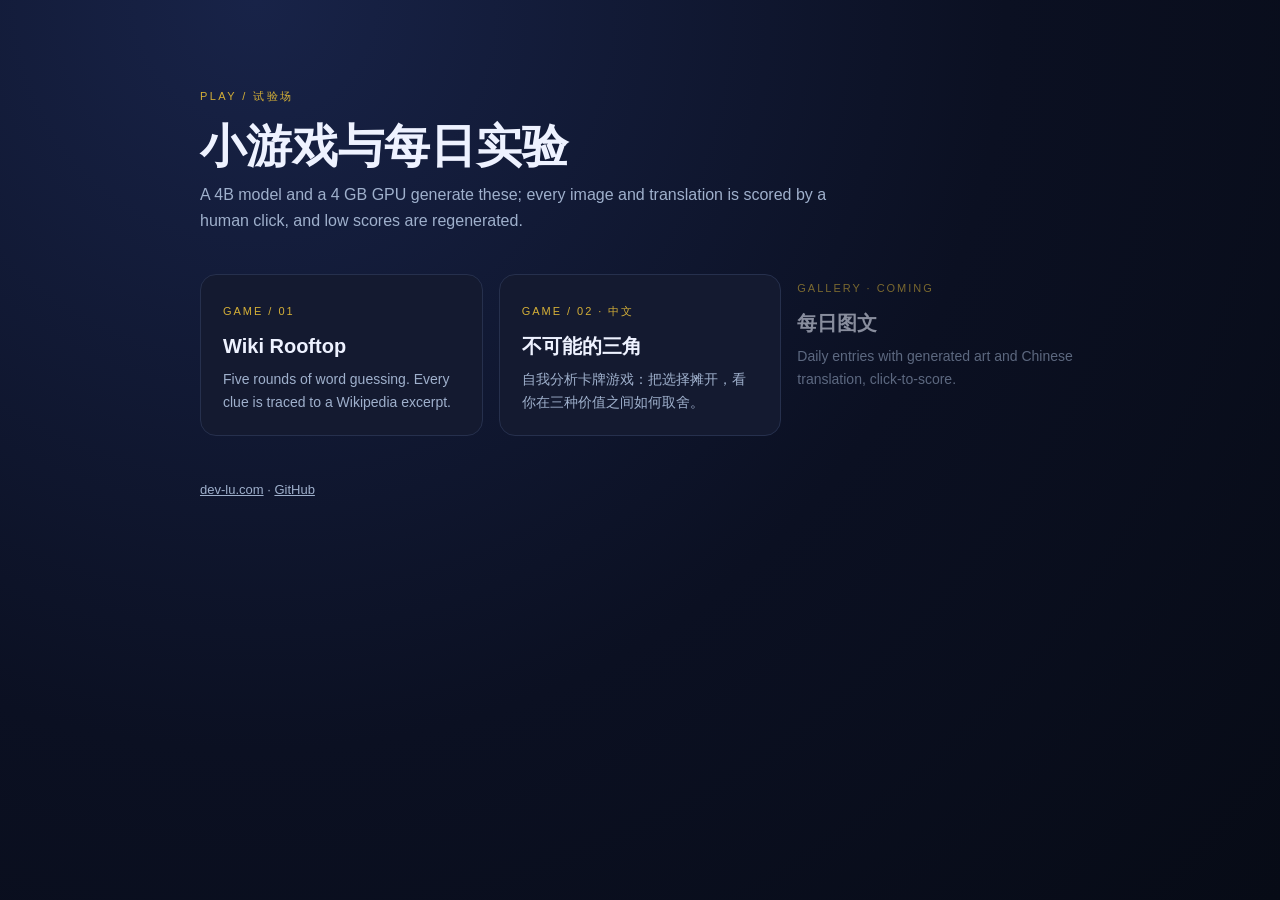
<file: index.html>
<!doctype html>
<html lang="zh-CN">
<head>
<meta charset="utf-8">
<meta name="viewport" content="width=device-width, initial-scale=1, viewport-fit=cover">
<title>Play — Dacheng Lu</title>
<meta name="description" content="Small games and daily experiments, generated and checked on a local machine.">
<link rel="icon" href="rooftop/favicon.svg" type="image/svg+xml">
<style>
:root{--bg:#0b1022;--card:#141a30;--line:#26304d;--text:#eef2ff;--muted:#9fb0cc;--gold:#d4af37}
*{box-sizing:border-box;margin:0;padding:0}
body{background:radial-gradient(circle at 20% 0%,#182348 0,#0b1022 55%,#070b16 100%);color:var(--text);
 min-height:100vh;font:16px/1.6 -apple-system,BlinkMacSystemFont,"Segoe UI","PingFang SC","Microsoft YaHei",sans-serif}
main{max-width:960px;margin:0 auto;padding:clamp(32px,7vw,88px) clamp(20px,5vw,40px)}
.kicker{font-size:11px;letter-spacing:.22em;color:var(--gold);text-transform:uppercase}
h1{font-size:clamp(30px,5vw,46px);margin:14px 0 10px;line-height:1.15;font-weight:650}
.lead{color:var(--muted);max-width:640px}
.grid{display:grid;gap:16px;grid-template-columns:repeat(auto-fit,minmax(260px,1fr));margin-top:40px}
a.card{display:block;padding:22px;border:1px solid var(--line);border-radius:16px;background:var(--card);
 color:inherit;text-decoration:none;transition:transform .15s ease,border-color .15s ease}
a.card:hover,a.card:focus-visible{transform:translateY(-2px);border-color:var(--gold);outline:none}
.card small{color:var(--gold);font-size:11px;letter-spacing:.18em}
.card h2{font-size:20px;margin:8px 0 6px}
.card p{color:var(--muted);font-size:14px}
.soon{opacity:.55}
footer{margin-top:44px;color:var(--muted);font-size:13px}
footer a{color:var(--muted)}
</style>
</head>
<body>
<main>
  <div class="kicker">PLAY / 试验场</div>
  <h1>小游戏与每日实验</h1>
  <p class="lead">A 4B model and a 4&nbsp;GB GPU generate these; every image and translation is scored by a human click, and low scores are regenerated.</p>

  <div class="grid">
    <a class="card" href="rooftop/">
      <small>GAME / 01</small>
      <h2>Wiki Rooftop</h2>
      <p>Five rounds of word guessing. Every clue is traced to a Wikipedia excerpt.</p>
    </a>
    <a class="card" href="games/triangle/">
      <small>GAME / 02 · 中文</small>
      <h2>不可能的三角</h2>
      <p>自我分析卡牌游戏：把选择摊开，看你在三种价值之间如何取舍。</p>
    </a>
    <div class="card soon" aria-disabled="true">
      <small>GALLERY · COMING</small>
      <h2>每日图文</h2>
      <p>Daily entries with generated art and Chinese translation, click-to-score.</p>
    </div>
  </div>

  <footer><a href="https://dev-lu.com">dev-lu.com</a> · <a href="https://github.com/dacheng-lu">GitHub</a></footer>
</main>
</body>
</html>
</file>
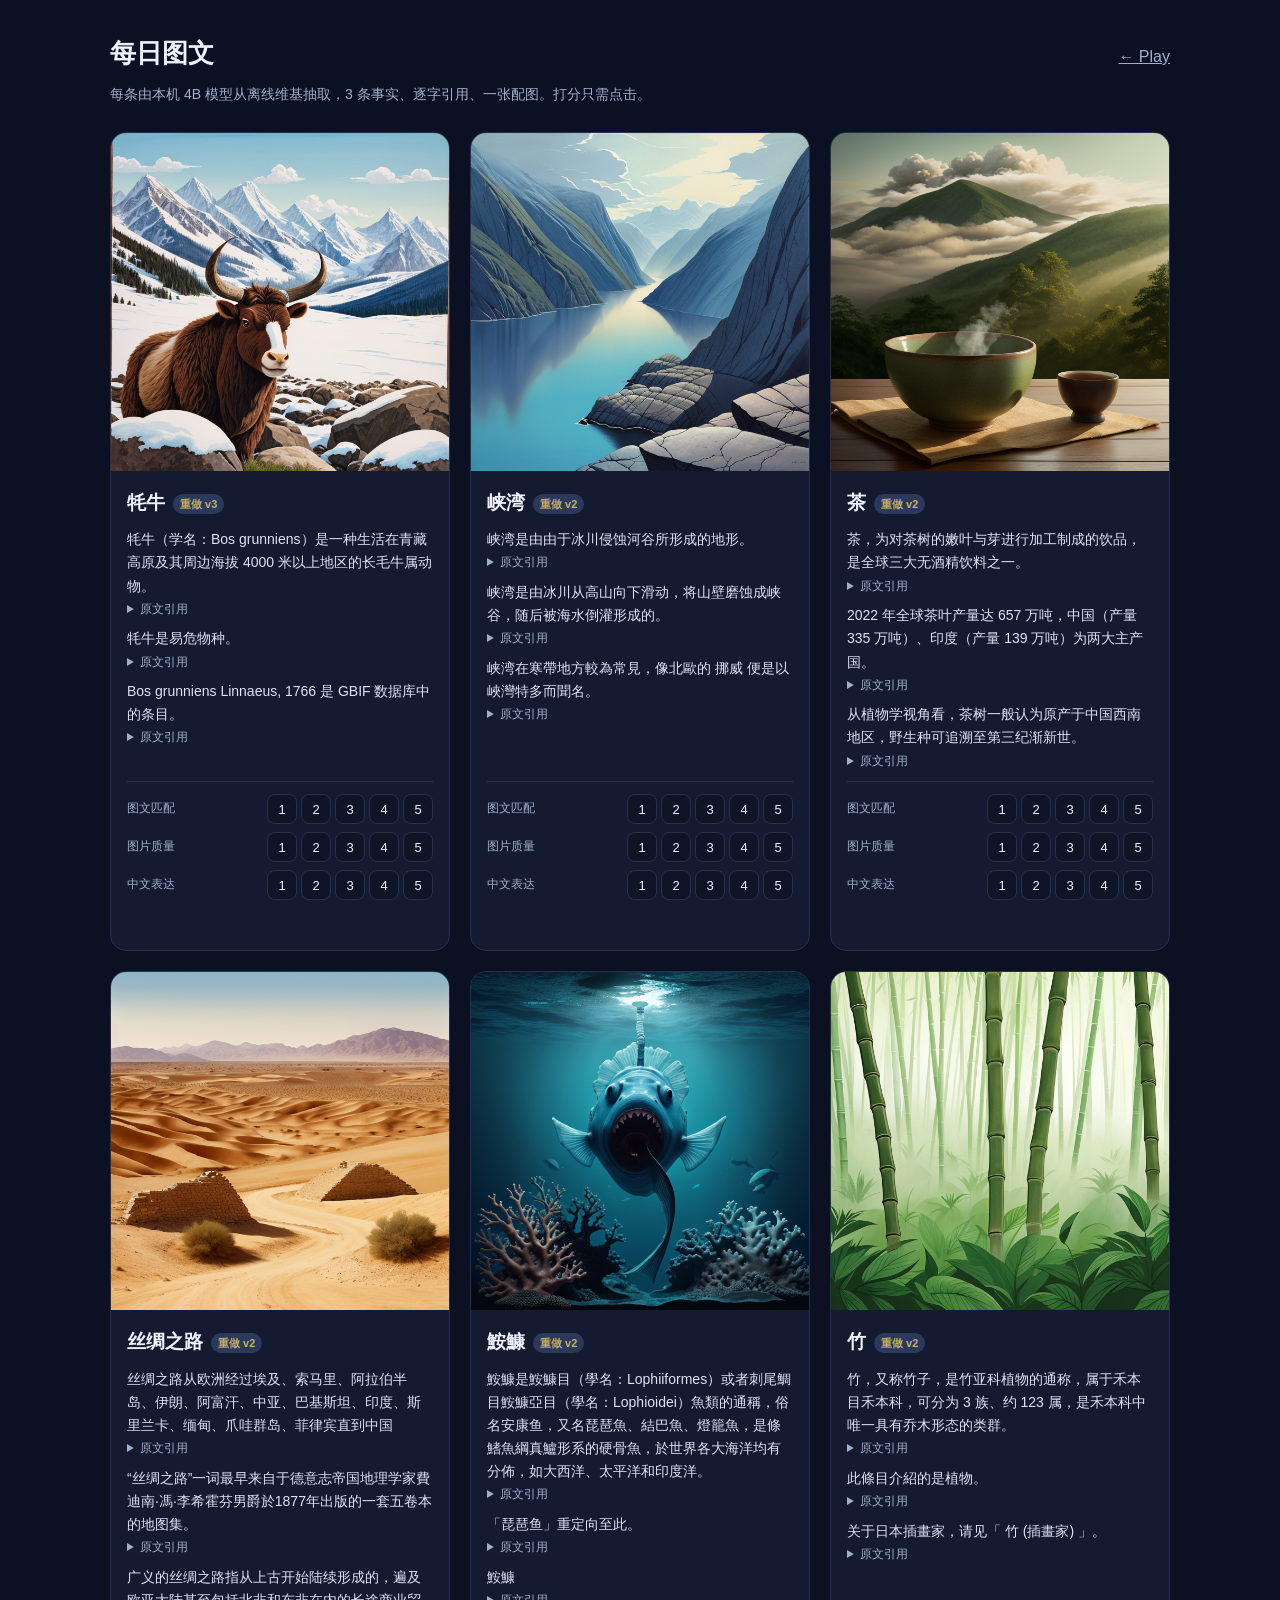
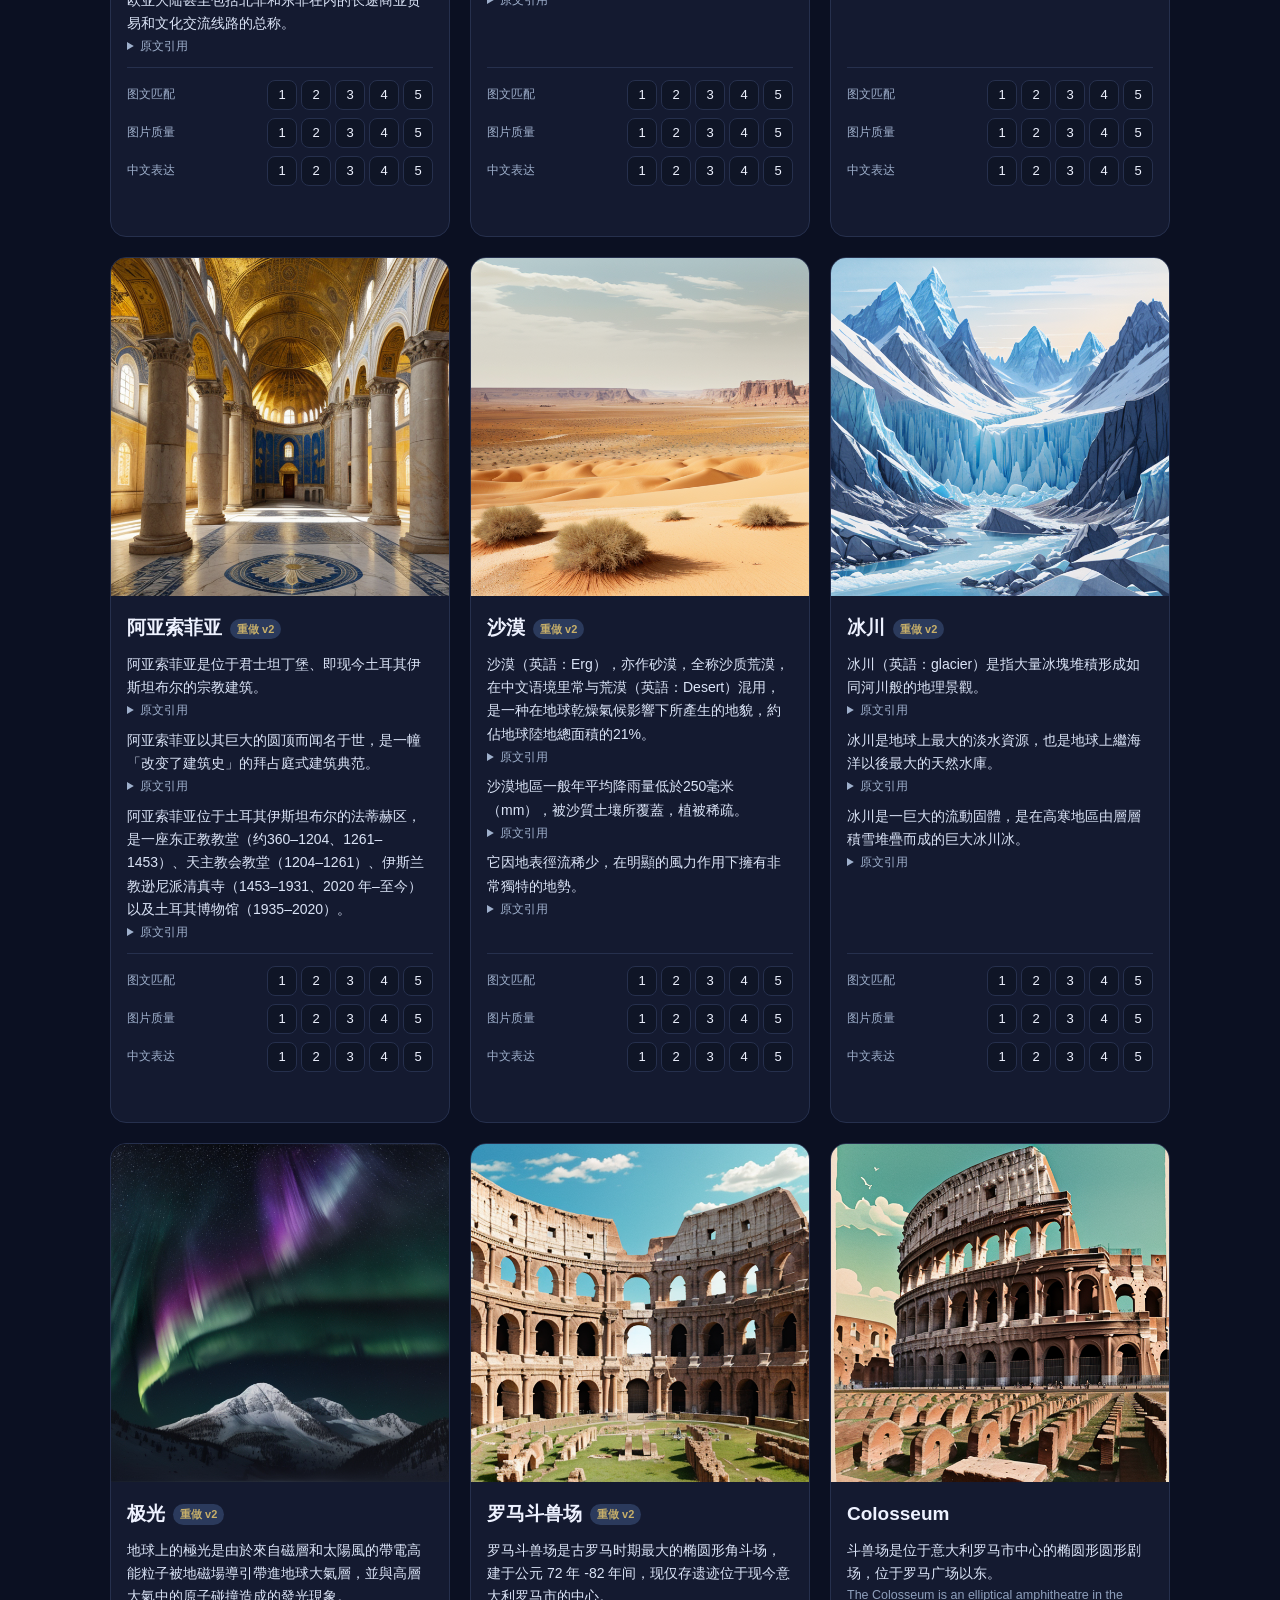
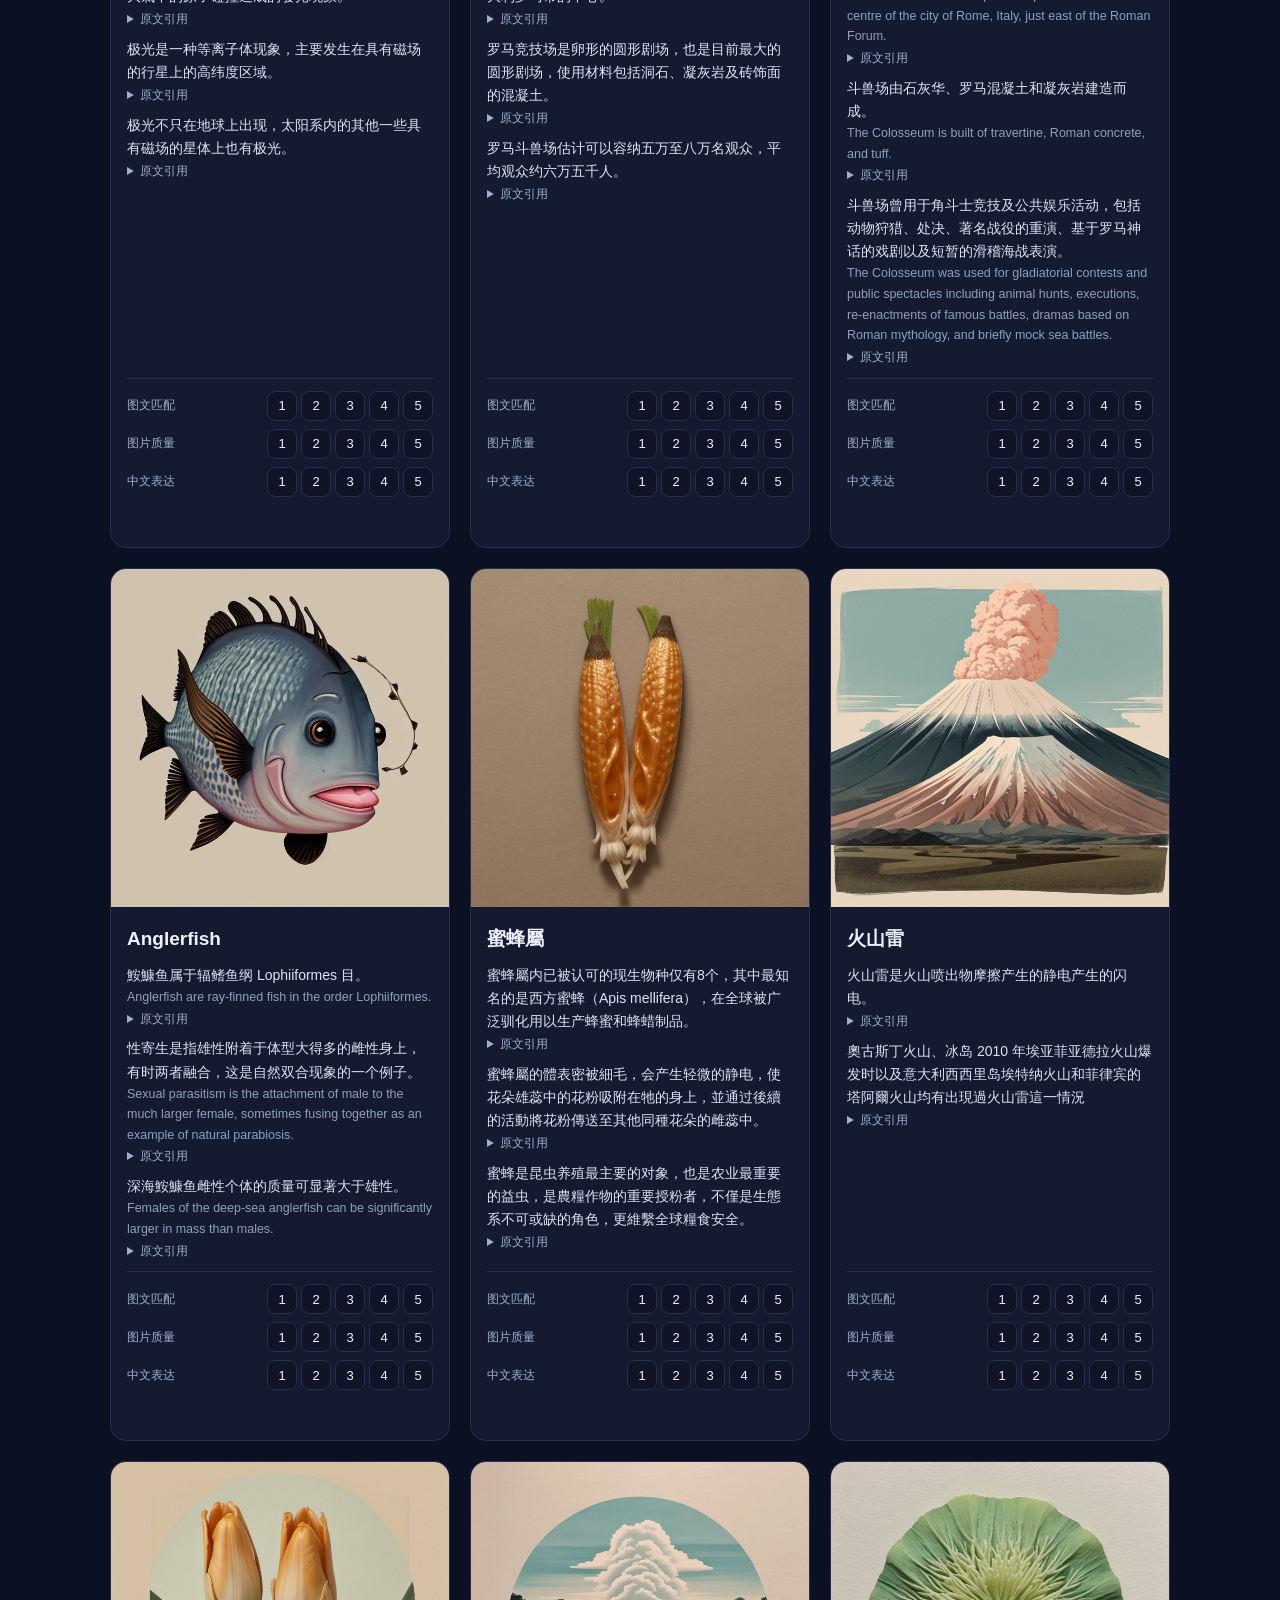
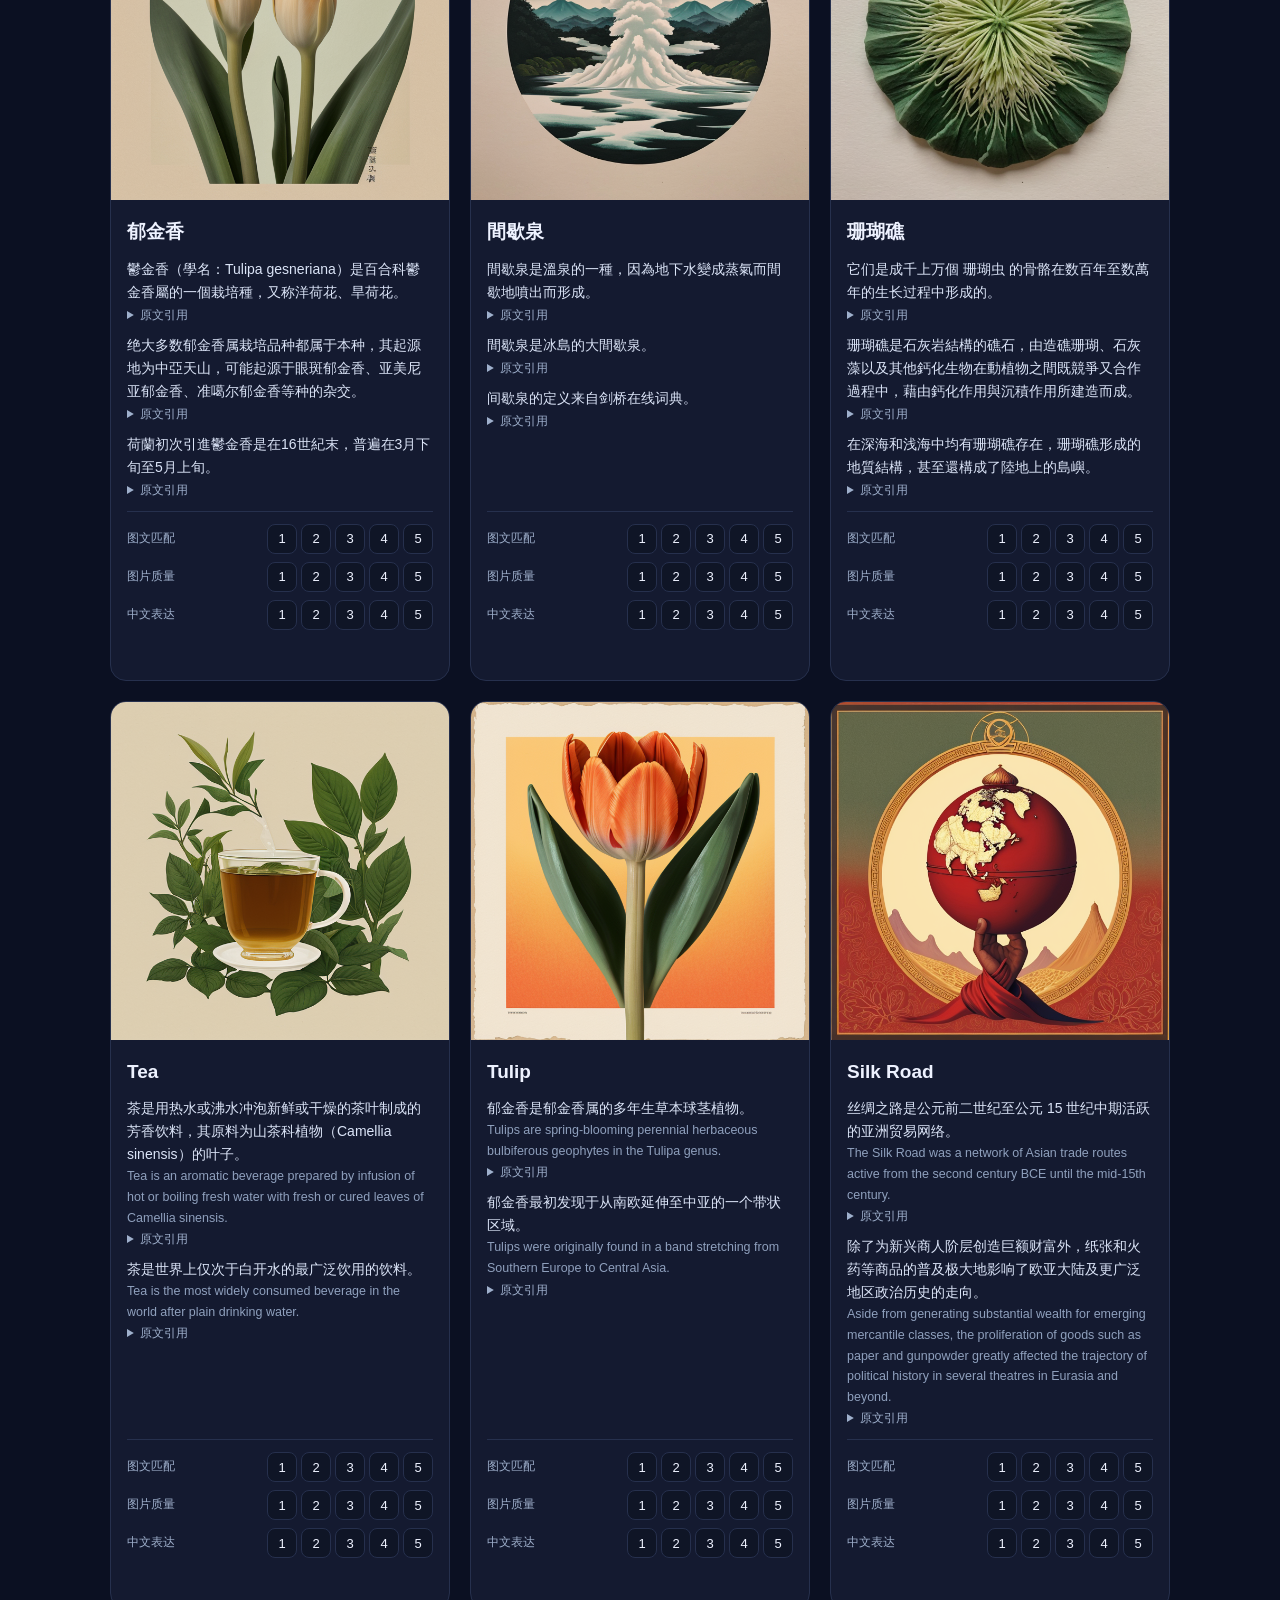
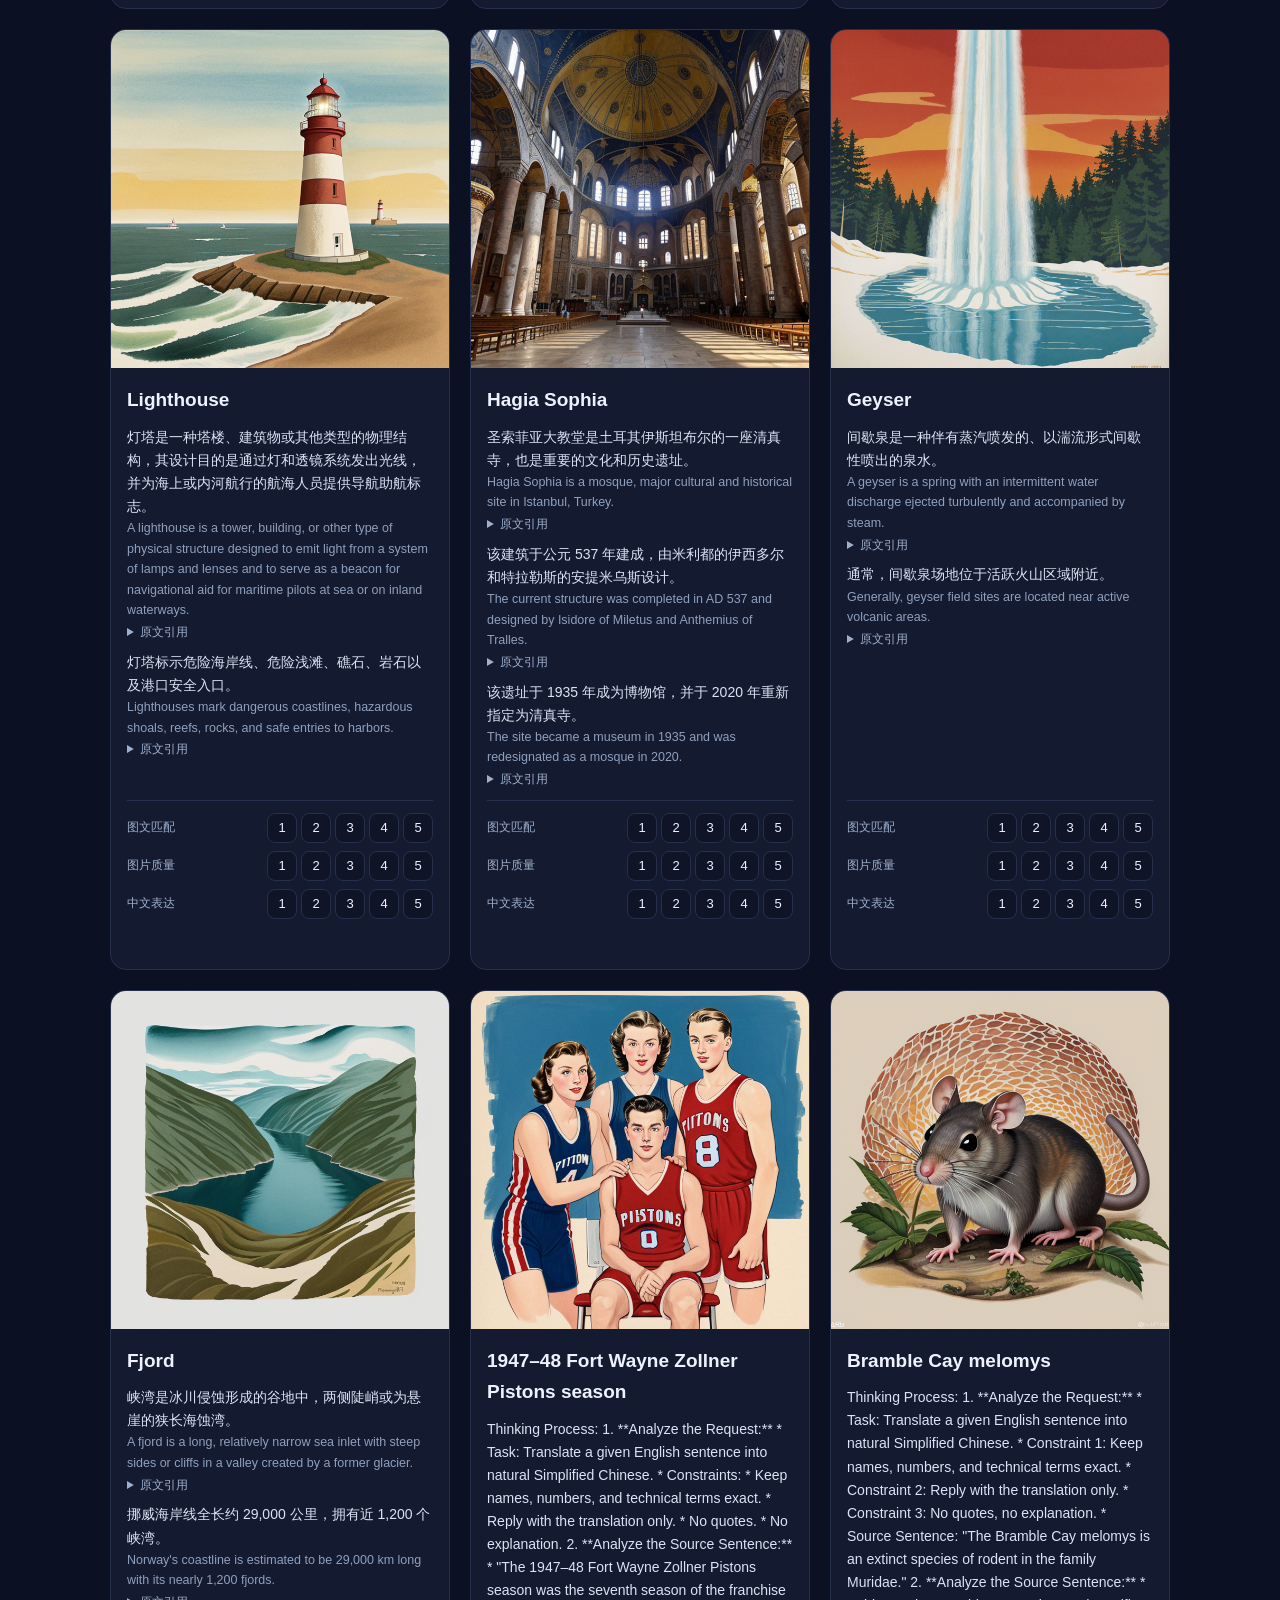
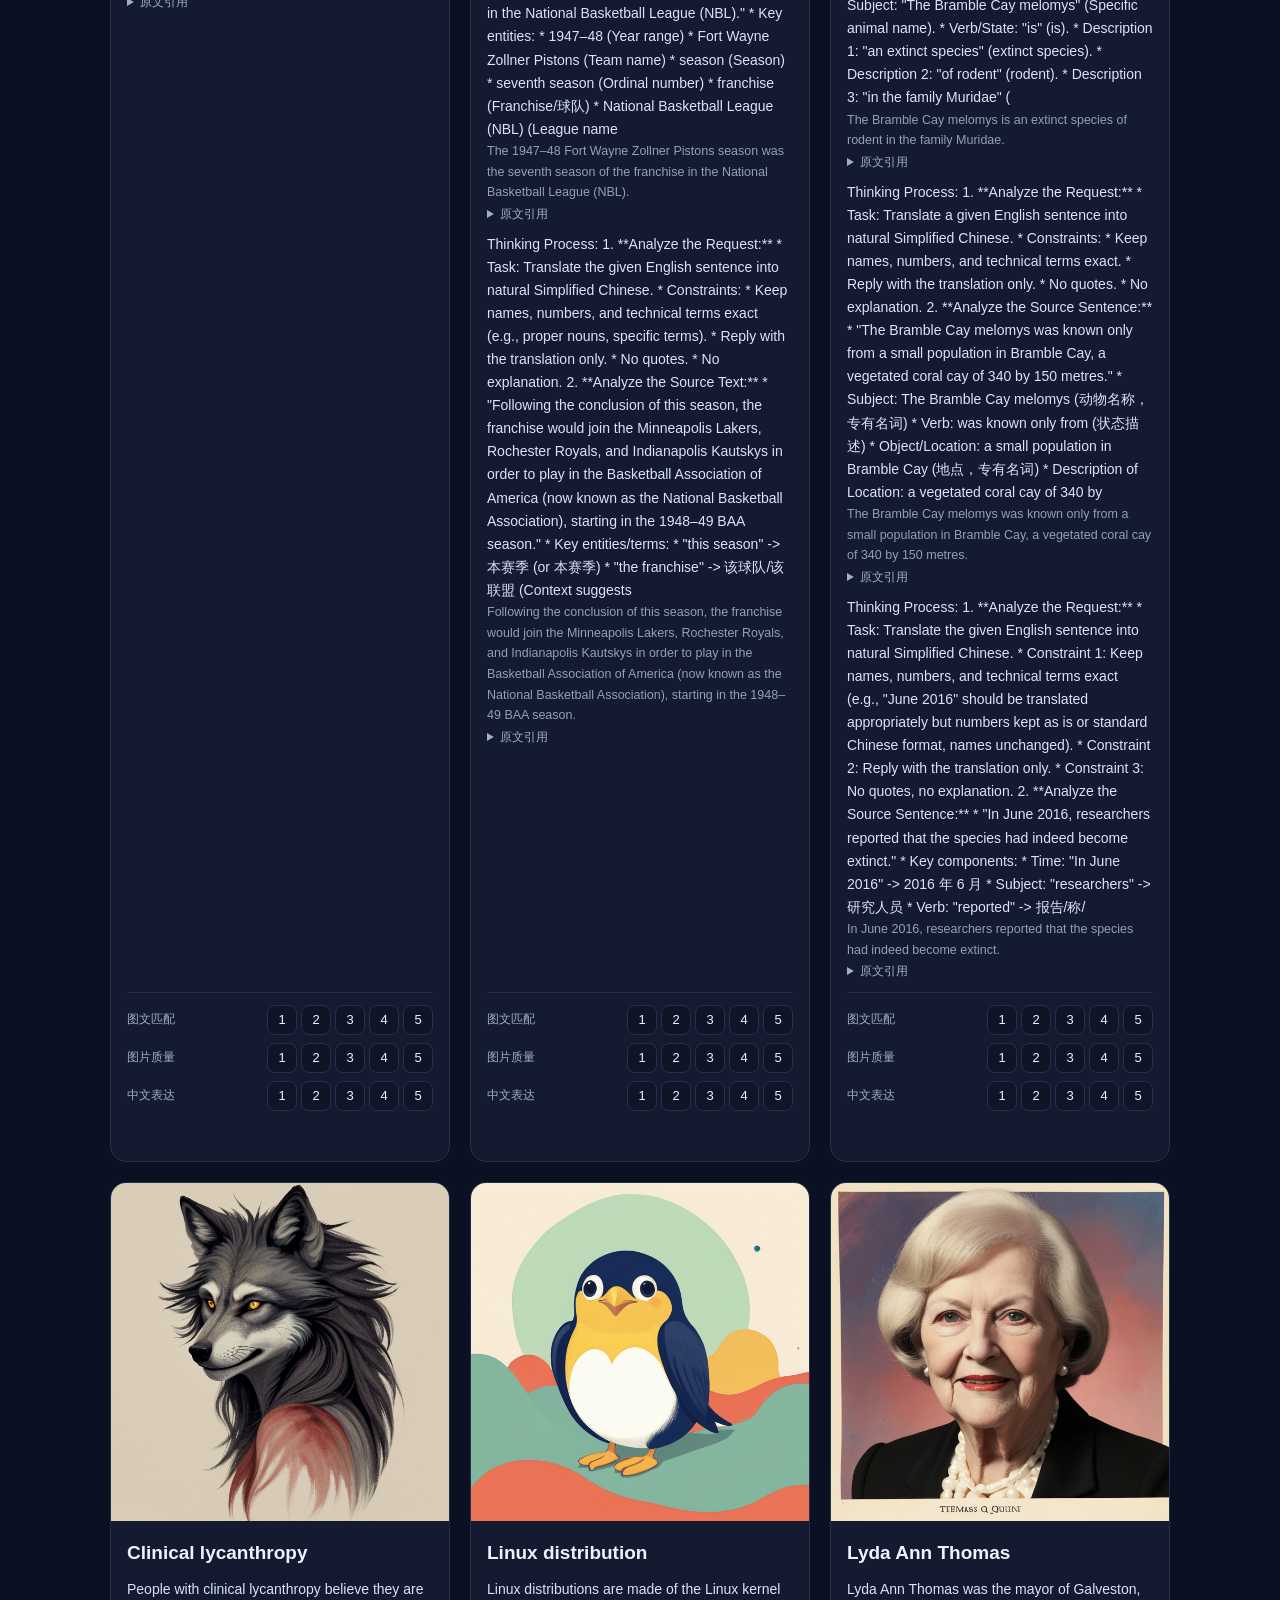
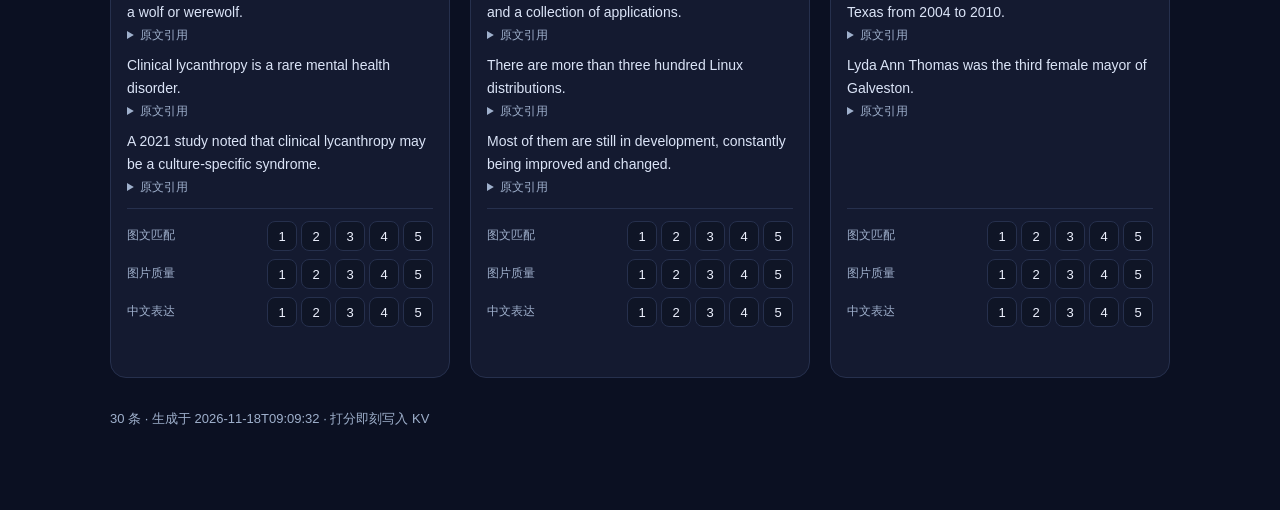
<file: gallery/index.html>
<!doctype html>
<html lang="zh-CN">
<head>
<meta charset="utf-8">
<meta name="viewport" content="width=device-width, initial-scale=1">
<title>每日图文 — Play</title>
<style>
:root{--bg:#0b1022;--card:#141a30;--line:#26304d;--text:#eef2ff;--muted:#9fb0cc;--gold:#d4af37;--ok:#3fb27f;--warn:#c26b3a}
*{box-sizing:border-box;margin:0;padding:0}
body{background:#0b1022;color:var(--text);font:16px/1.65 -apple-system,BlinkMacSystemFont,"PingFang SC","Microsoft YaHei",sans-serif}
main{max-width:1100px;margin:0 auto;padding:32px 20px 80px}
header{display:flex;justify-content:space-between;align-items:baseline;gap:16px;flex-wrap:wrap;margin-bottom:8px}
h1{font-size:26px}
.sub{color:var(--muted);font-size:14px;margin-bottom:26px}
.grid{display:grid;gap:20px;grid-template-columns:repeat(auto-fit,minmax(320px,1fr))}
article{border:1px solid var(--line);border-radius:16px;background:var(--card);overflow:hidden;display:flex;flex-direction:column;min-width:0}
img{width:100%;max-width:100%;aspect-ratio:1;object-fit:cover;display:block;background:#0f1424}
.body{padding:16px 16px 18px;display:flex;flex-direction:column;gap:10px;flex:1}
.rev{display:inline-block;margin-left:8px;padding:1px 7px;border-radius:999px;background:#2b3a5c;color:#c8b06a;font-size:11px;font-weight:600;vertical-align:middle}
h2{font-size:19px}
ol{list-style:none;display:flex;flex-direction:column;gap:8px}
li{font-size:14px;color:#dbe4f7}
details{margin-top:2px}
summary{cursor:pointer;color:var(--muted);font-size:12px}
blockquote{border-left:2px solid var(--gold);padding-left:10px;margin-top:6px;color:var(--muted);font-size:13px}
.score{margin-top:auto;border-top:1px solid var(--line);padding-top:12px;display:flex;flex-direction:column;gap:8px}
.row{display:flex;align-items:center;gap:8px;justify-content:space-between}
.row span{font-size:12px;color:var(--muted);min-width:78px}
.btns{display:flex;gap:4px}
button{cursor:pointer;width:30px;height:30px;border-radius:8px;border:1px solid var(--line);background:#0f1526;color:var(--text);font-size:13px}
button[aria-pressed=true]{background:var(--gold);color:#1a1405;border-color:var(--gold);font-weight:700}
button:disabled{opacity:.45;cursor:default}
.status{font-size:12px;color:var(--muted);min-height:16px}
.status.ok{color:var(--ok)} .status.err{color:var(--warn)}
.avg{font-size:12px;color:var(--ok)}
footer{margin-top:30px;color:var(--muted);font-size:13px}
a{color:var(--muted)}
</style>
</head>
<body>
<main>
  <header><h1>每日图文</h1><a href="../">← Play</a></header>
  <p class="sub">每条由本机 4B 模型从离线维基抽取，3 条事实、逐字引用、一张配图。打分只需点击。</p>
  <div class="grid" id="grid"></div>
  <footer id="foot">加载中…</footer>
</main>
<script src="gallery.js"></script>
</body>
</html>
</file>
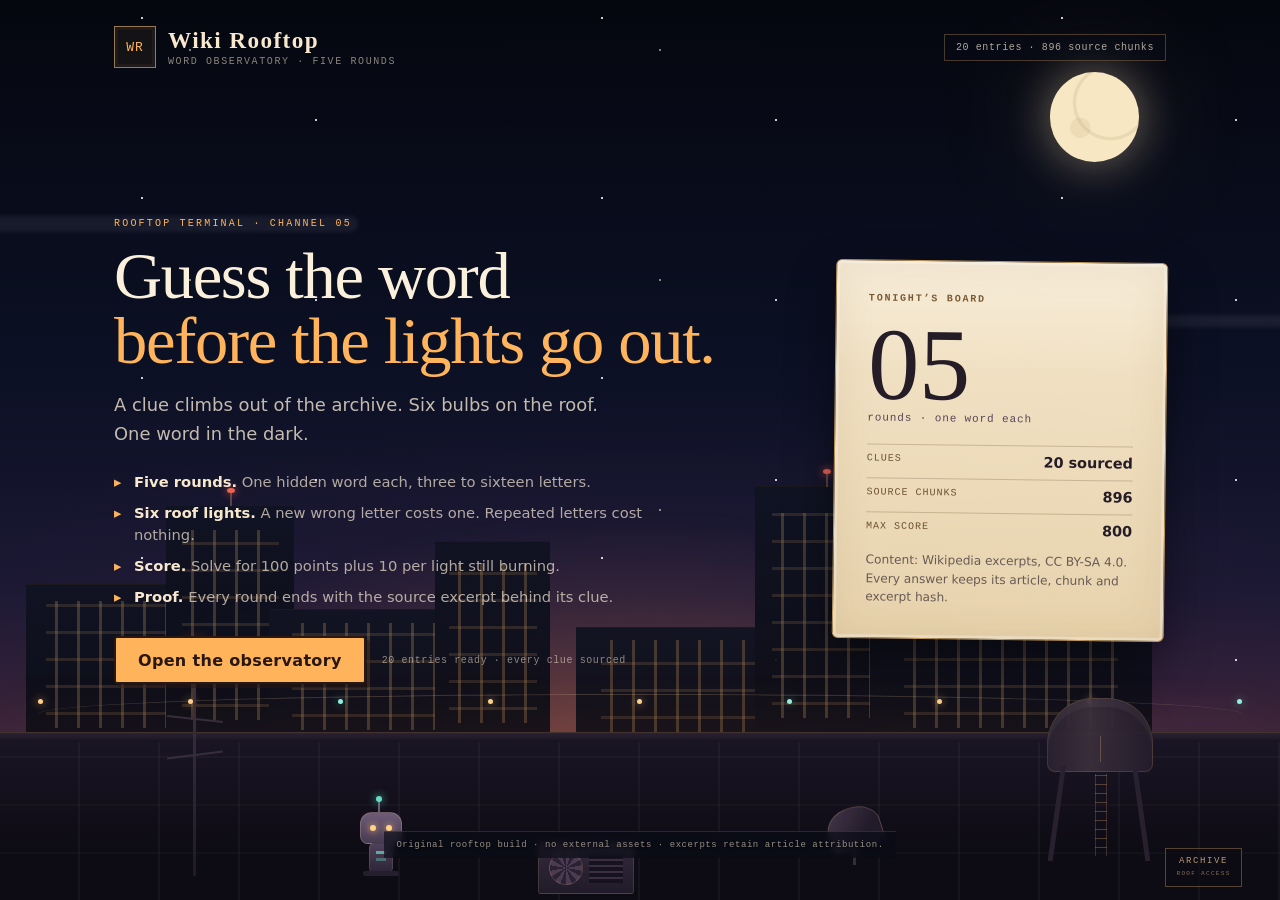
<file: rooftop/index.html>
<!doctype html>
<html lang="en">
<head>
  <meta charset="utf-8">
  <meta name="viewport" content="width=device-width, initial-scale=1, viewport-fit=cover">
  <meta name="theme-color" content="#0b1022">
  <meta name="description" content="Wiki Rooftop: a five-round word-guessing game with clues traced to Wikipedia excerpts.">
  <link rel="icon" href="favicon.svg" type="image/svg+xml">
  <title>Wiki Rooftop — a word observatory</title>
  <link rel="stylesheet" href="styles.css">
</head>
<body>
  <a class="skip-link" href="#main">Skip to the game</a>

  <div class="scene" aria-hidden="true">
    <div class="sky-glow"></div>
    <div class="stars stars-a"></div>
    <div class="stars stars-b"></div>
    <div class="moon"></div>
    <div class="cloud cloud-a"></div>
    <div class="cloud cloud-b"></div>
    <div class="skyline">
      <div class="building b1"><span class="windows"></span></div>
      <div class="building b2"><span class="windows"></span></div>
      <div class="building b3"><span class="windows"></span></div>
      <div class="building b4"><span class="windows"></span></div>
      <div class="building b5"><span class="windows"></span></div>
      <div class="building b6"><span class="windows"></span></div>
      <div class="building b7"><span class="windows"></span></div>
    </div>
    <div class="roof">
      <div class="parapet"></div>
      <div class="string-lights"><i></i><i></i><i></i><i></i><i></i><i></i><i></i><i></i><i></i></div>
      <div class="watertower">
        <div class="tank"></div>
        <div class="leg leg-a"></div>
        <div class="leg leg-b"></div>
        <div class="ladder"></div>
      </div>
      <div class="antenna">
        <div class="mast"></div>
        <div class="cross cross-a"></div>
        <div class="cross cross-b"></div>
        <div class="beacon"></div>
      </div>
      <div class="ac-unit">
        <div class="fan"></div>
        <div class="vent"></div>
      </div>
      <div class="dish"><div class="dish-face"></div><div class="dish-arm"></div></div>
      <div class="mira">
        <div class="mira-antenna"></div>
        <div class="mira-head"><span class="eye eye-a"></span><span class="eye eye-b"></span></div>
        <div class="mira-body"></div>
        <div class="mira-foot"></div>
      </div>
      <div class="roof-sign">ARCHIVE<br><span>ROOF ACCESS</span></div>
    </div>
  </div>

  <main id="main" class="shell">
    <header class="topbar">
      <div class="brand">
        <span class="brand-mark" aria-hidden="true">WR</span>
        <div class="brand-text">
          <h1>Wiki Rooftop</h1>
          <p>word observatory · five rounds</p>
        </div>
      </div>
      <div class="pack-chip" id="pack-chip">loading archive…</div>
    </header>

    <section id="screen-start" class="screen start-screen" aria-labelledby="start-title">
      <div class="start-grid">
        <div class="start-copy">
          <p class="kicker">Rooftop terminal · channel 05</p>
          <h2 id="start-title">Guess the word<br><span>before the lights go out.</span></h2>
          <p class="lede">A clue climbs out of the archive. Six bulbs on the roof. One word in the dark.</p>
          <ul class="rules">
            <li><b>Five rounds.</b> One hidden word each, three to sixteen letters.</li>
            <li><b>Six roof lights.</b> A new wrong letter costs one. Repeated letters cost nothing.</li>
            <li><b>Score.</b> Solve for 100 points plus 10 per light still burning.</li>
            <li><b>Proof.</b> Every round ends with the source excerpt behind its clue.</li>
          </ul>
          <div class="start-actions">
            <button id="btn-start" class="btn btn-primary" type="button" disabled>Open the observatory</button>
            <span id="load-status" class="load-status" role="status">Loading content…</span>
          </div>
        </div>
        <aside class="start-card">
          <p class="card-label">Tonight’s board</p>
          <div class="big-number">05</div>
          <p class="big-caption">rounds · one word each</p>
          <dl class="stat-list">
            <div><dt>Clues</dt><dd id="stat-entries">—</dd></div>
            <div><dt>Source chunks</dt><dd id="stat-chunks">—</dd></div>
            <div><dt>Max score</dt><dd>800</dd></div>
          </dl>
          <p class="fine">Content: Wikipedia excerpts, CC BY-SA 4.0. Every answer keeps its article, chunk and excerpt hash.</p>
        </aside>
      </div>
    </section>

    <section id="screen-play" class="screen play-screen" aria-labelledby="play-title" hidden>
      <h2 id="play-title" class="sr-only" tabindex="-1">Play the round</h2>
      <div class="hud">
        <div class="hud-block">
          <span class="hud-label">Round</span>
          <div id="round-pips" class="pips" aria-label="Round 1 of 5"></div>
        </div>
        <div class="hud-block">
          <span class="hud-label">Score</span>
          <strong id="score" class="hud-score">0</strong>
        </div>
        <div class="hud-block">
          <span class="hud-label">Roof lights</span>
          <div id="health" class="health" role="img" aria-label="6 of 6 lights burning"></div>
        </div>
      </div>

      <div class="card clue-card">
        <p class="card-label">Clue <span id="round-label" class="round-label">01 / 05</span></p>
        <p id="clue" class="clue"></p>
        <div id="slots" class="slots" aria-label="Hidden answer"></div>
        <p id="message" class="message" aria-live="polite">Choose a letter.</p>
      </div>

      <div class="keyboard-wrap">
        <div id="keyboard" class="keyboard" role="group" aria-label="Letter guesses"></div>
        <p class="fine keyboard-hint">Type A–Z or tap the keys. Duplicate letters are free.</p>
      </div>

      <div id="result-panel" class="result-panel" hidden>
        <div class="result-card" role="dialog" aria-labelledby="result-title">
          <p class="card-label" id="result-kicker">Round complete</p>
          <h3 id="result-title">Word recovered</h3>
          <p id="result-answer-line" class="result-answer"></p>
          <div class="source-box">
            <p class="source-label">Archive excerpt · <span id="source-title"></span></p>
            <blockquote id="source-excerpt"></blockquote>
            <p id="source-attribution" class="fine"></p>
          </div>
          <button id="btn-next" class="btn btn-primary" type="button">Next round</button>
        </div>
      </div>
    </section>

    <section id="screen-summary" class="screen summary-screen" aria-labelledby="summary-title" hidden>
      <div class="summary-card">
        <p class="kicker">Session closed</p>
        <h2 id="summary-title">The roof holds.</h2>
        <p class="summary-score"><span id="final-score">0</span><span class="summary-max"> / 800</span></p>
        <p id="summary-line" class="lede"></p>
        <ol id="summary-list" class="summary-list"></ol>
        <div class="start-actions">
          <button id="btn-restart" class="btn btn-primary" type="button">New session</button>
          <button id="btn-title" class="btn btn-ghost" type="button">Back to start</button>
        </div>
      </div>
    </section>

    <section id="screen-error" class="screen error-screen" aria-labelledby="error-title" hidden>
      <div class="error-card" role="alert">
        <p class="kicker">Content error</p>
        <h2 id="error-title">The archive did not load.</h2>
        <p>The game needs <code>data/pack.json</code> and refuses to start without a valid, traceable pack.</p>
        <pre id="error-detail"></pre>
        <button id="btn-retry" class="btn btn-primary" type="button">Retry load</button>
      </div>
    </section>

    <footer class="foot">
      Original rooftop build · no external assets · excerpts retain article attribution.
    </footer>
  </main>

  <script src="game-core.js"></script>
  <script src="app.js"></script>
</body>
</html>
</file>
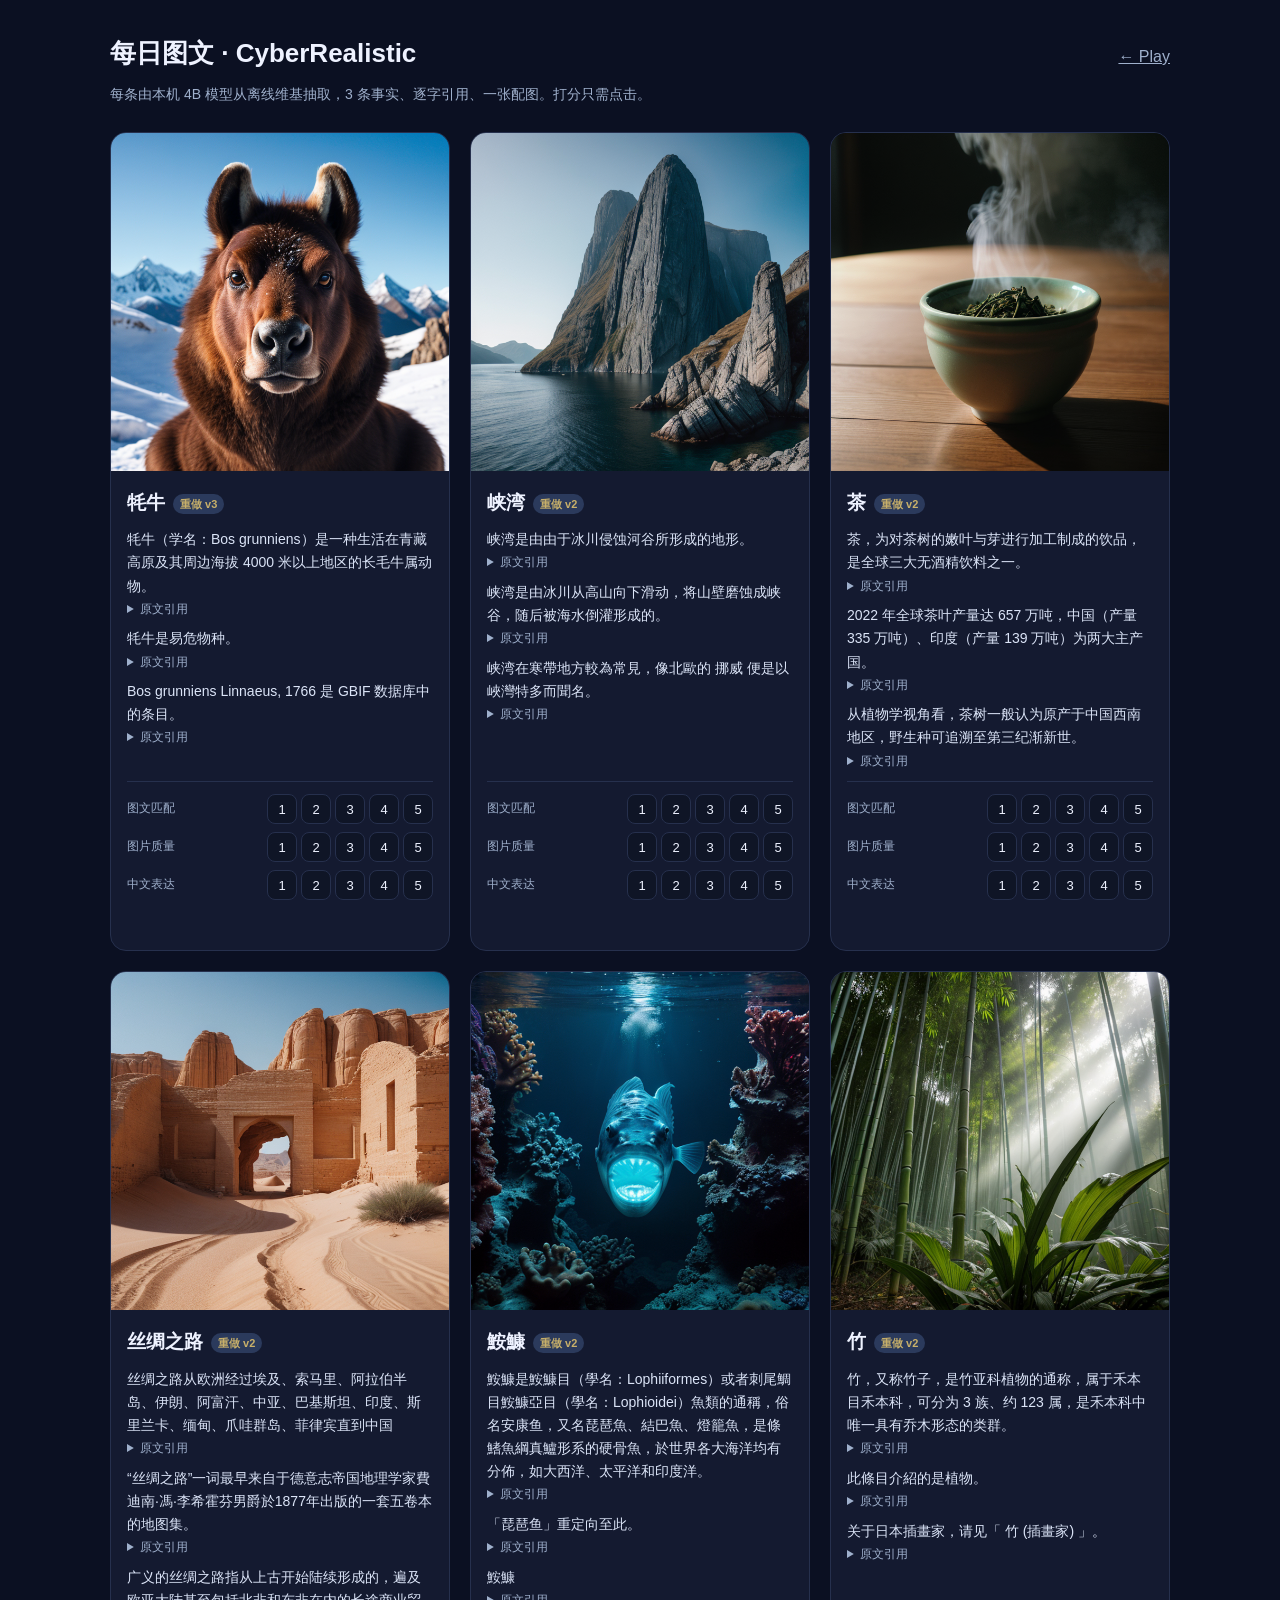
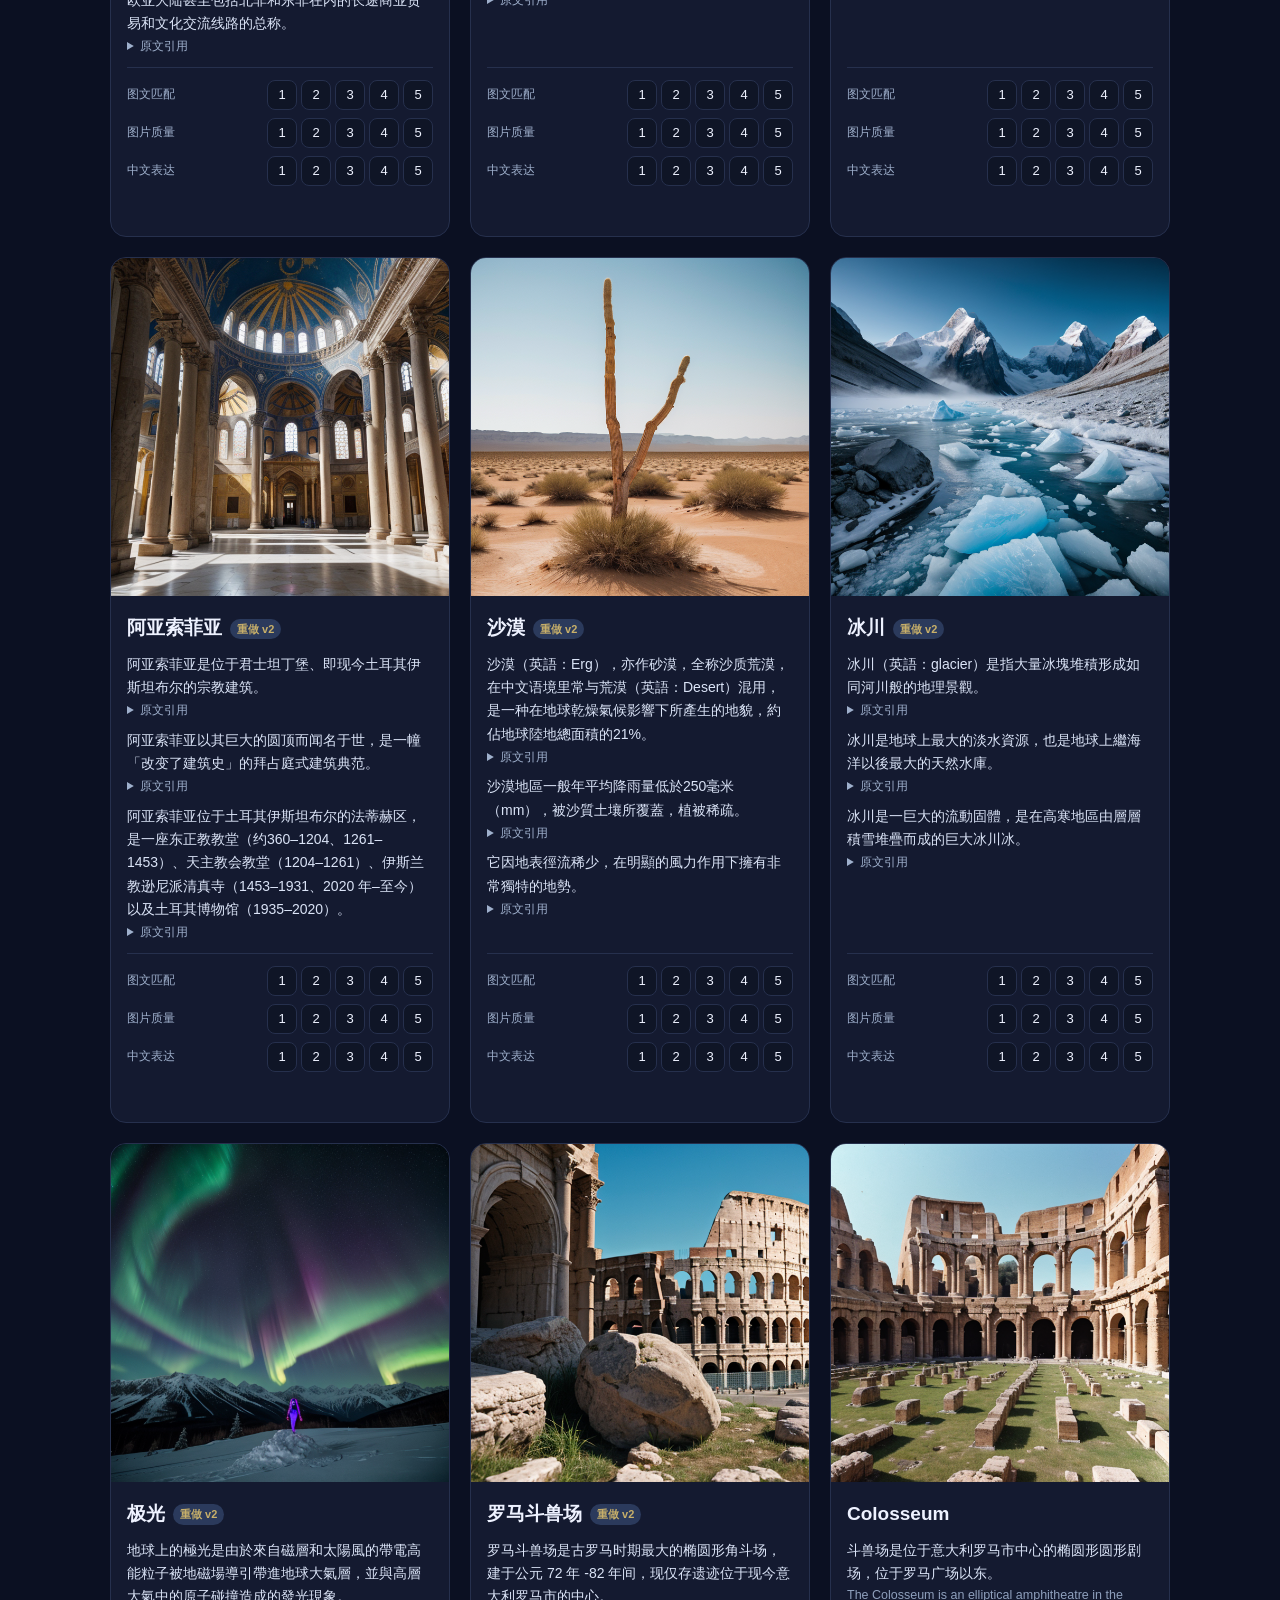
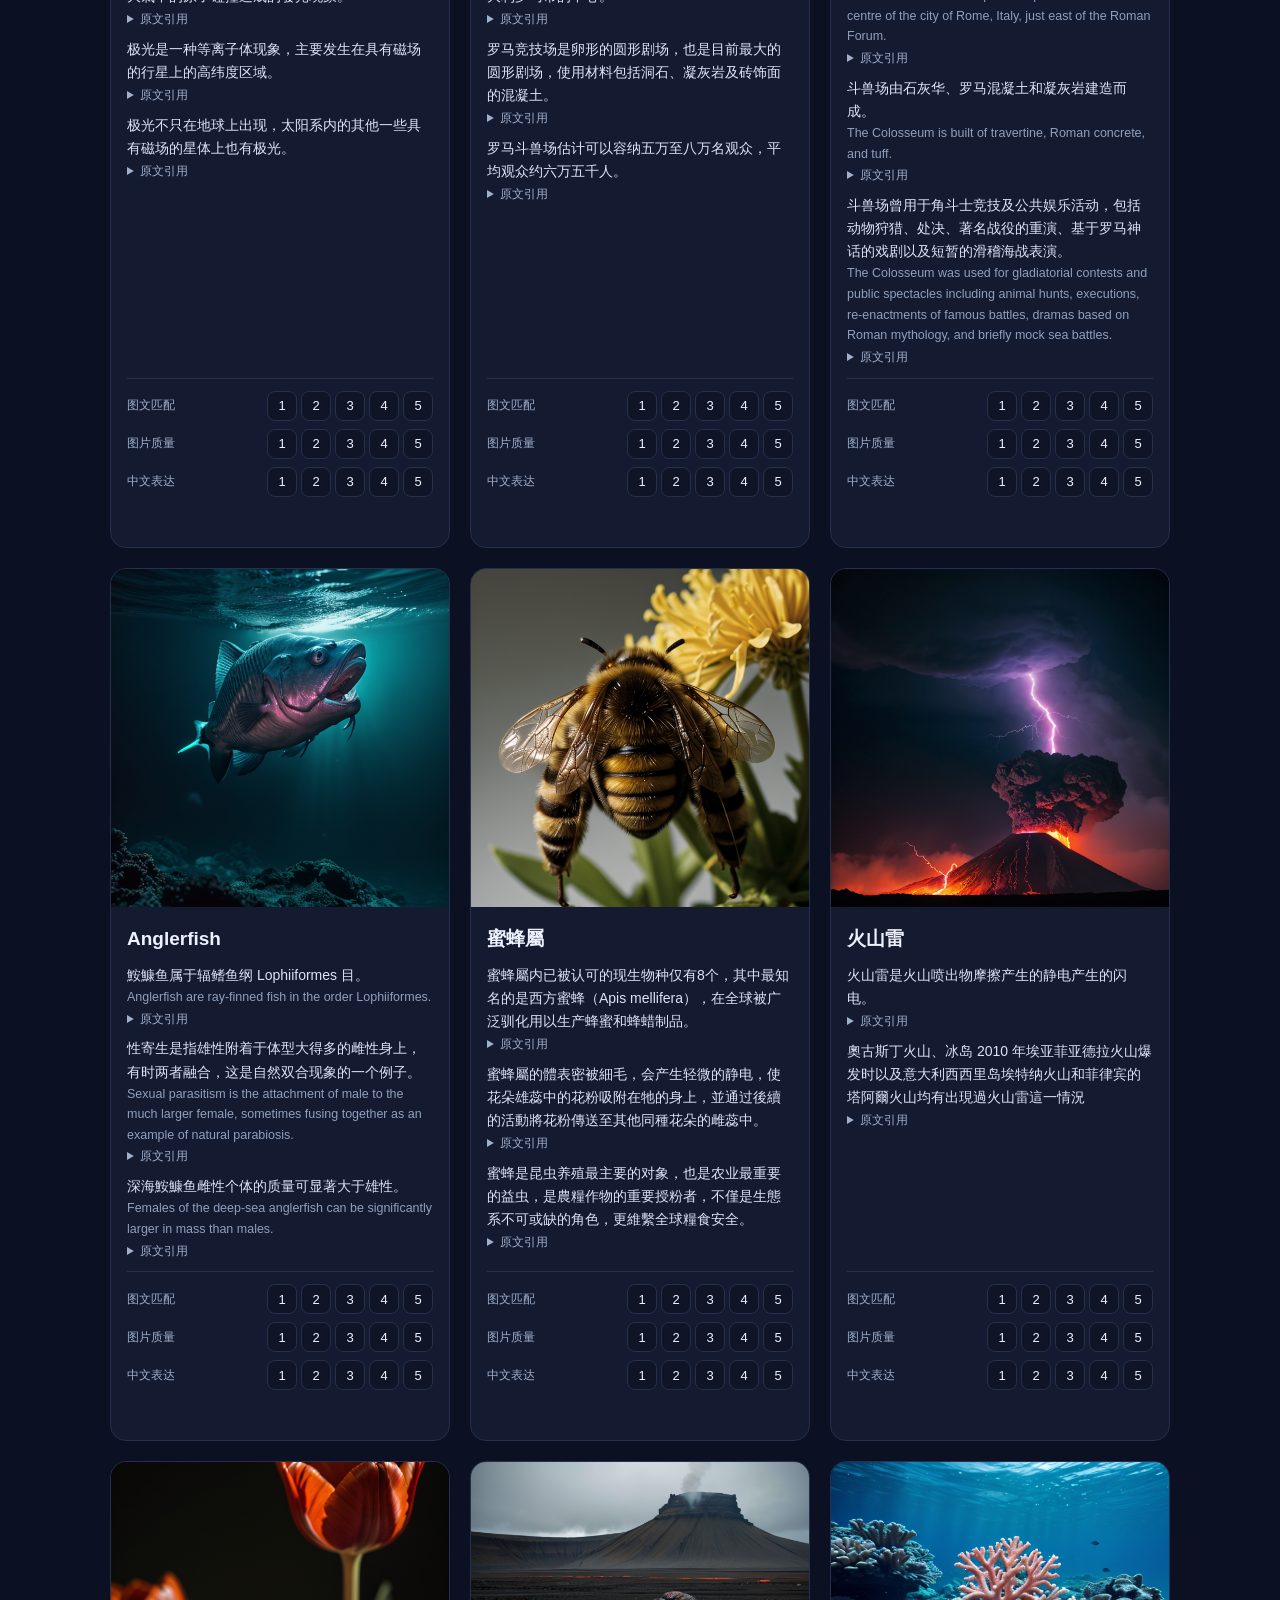
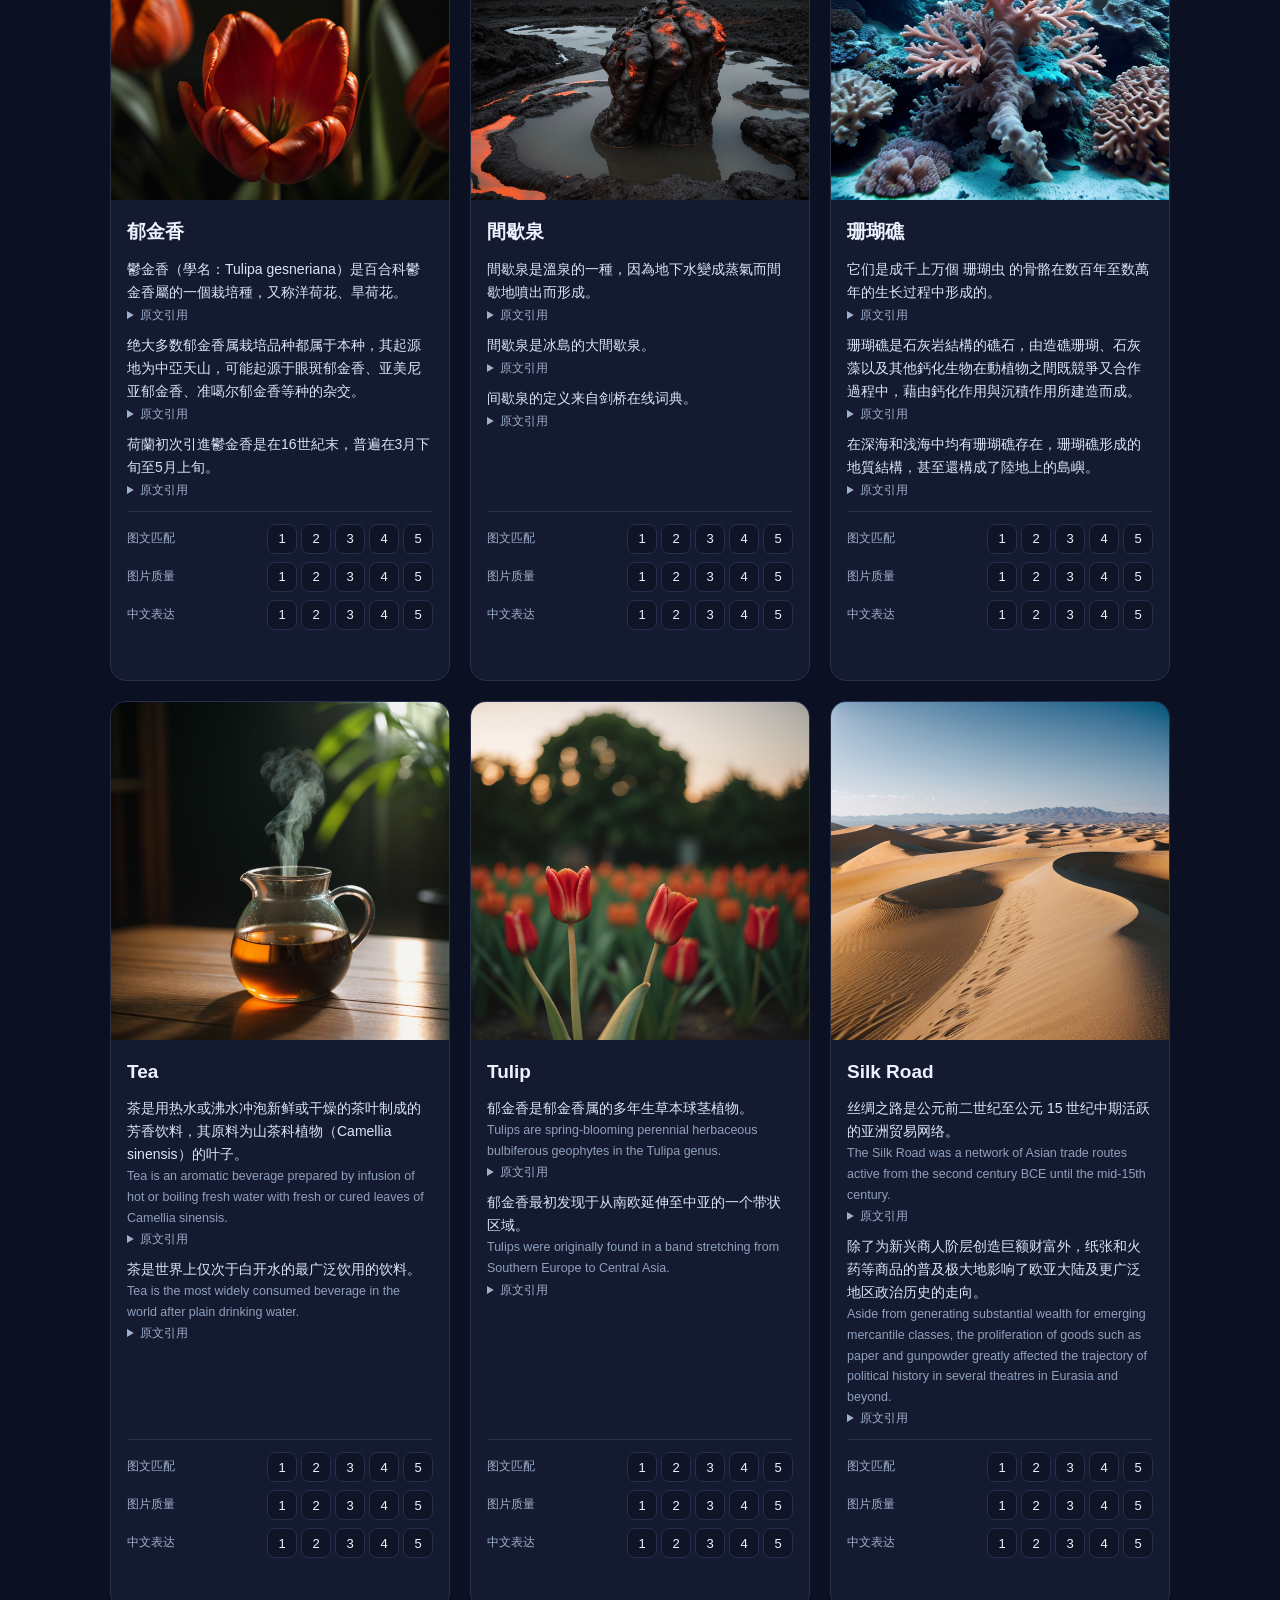
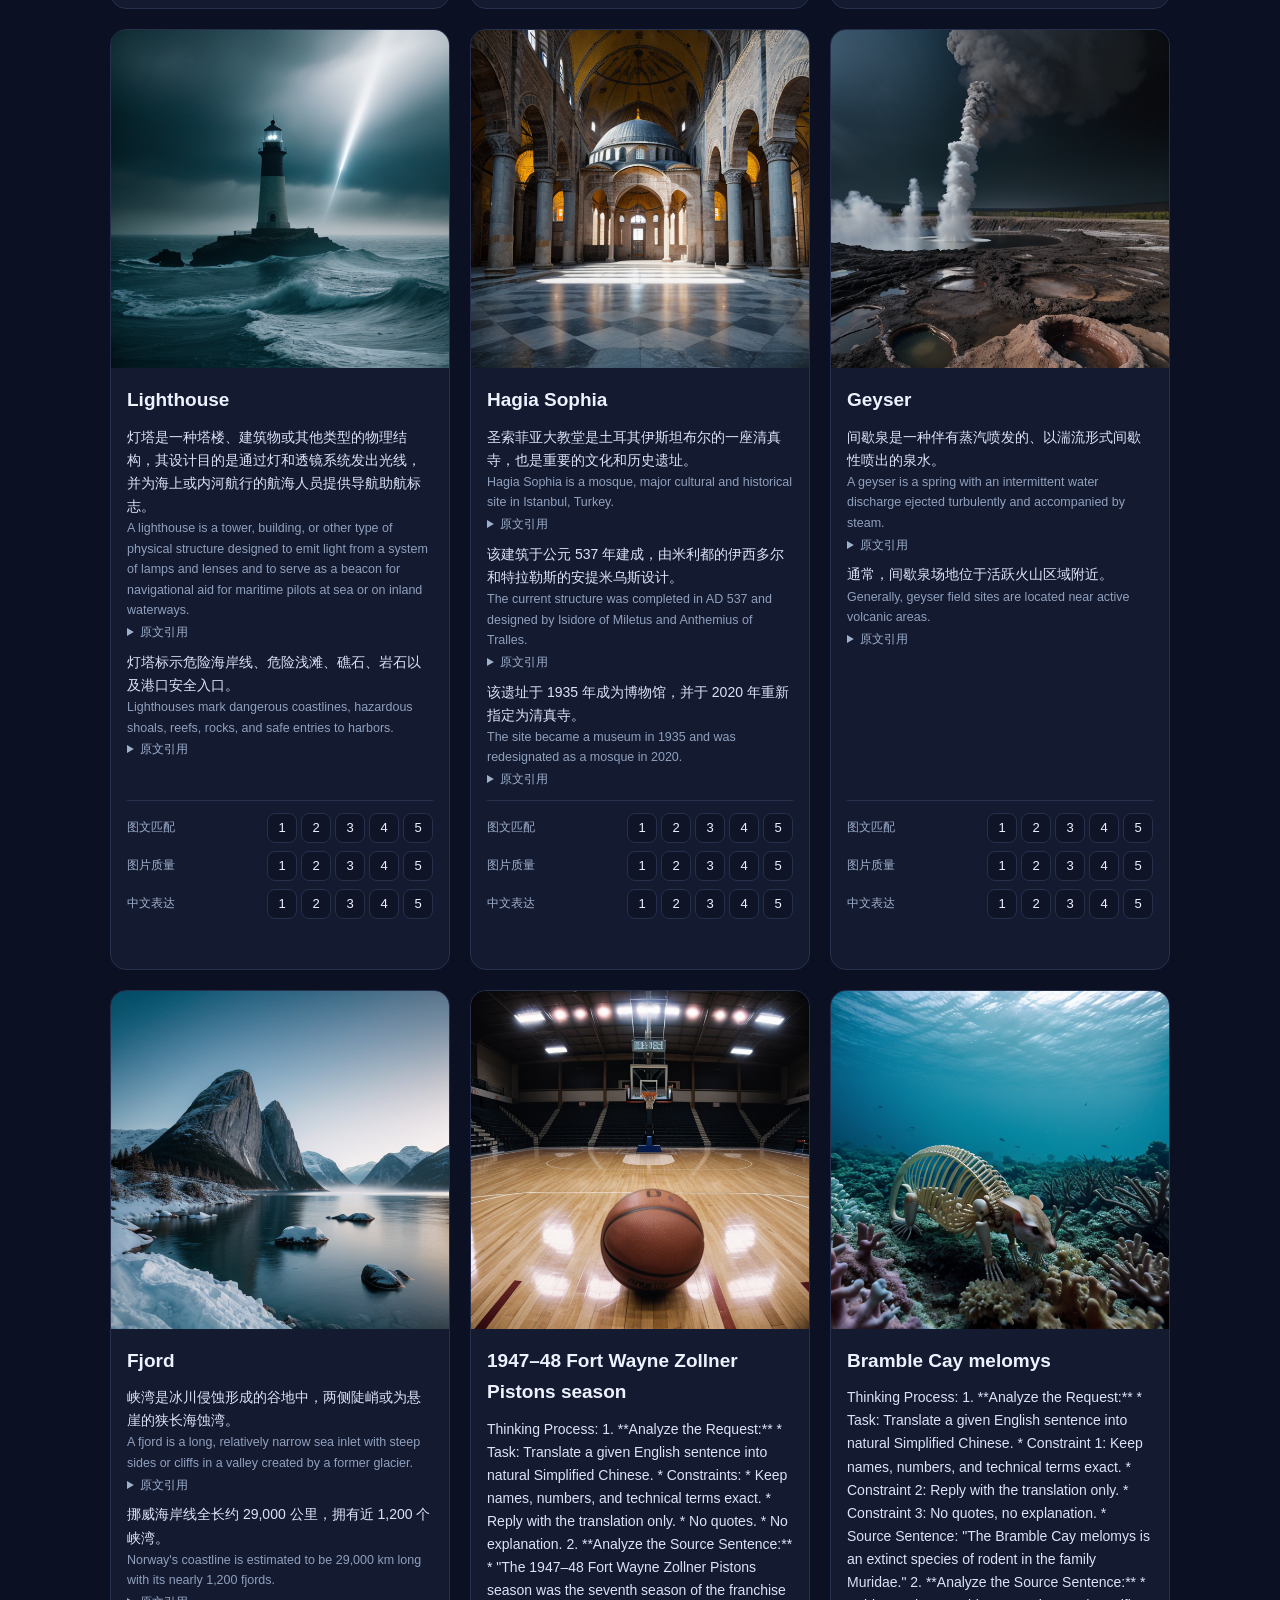
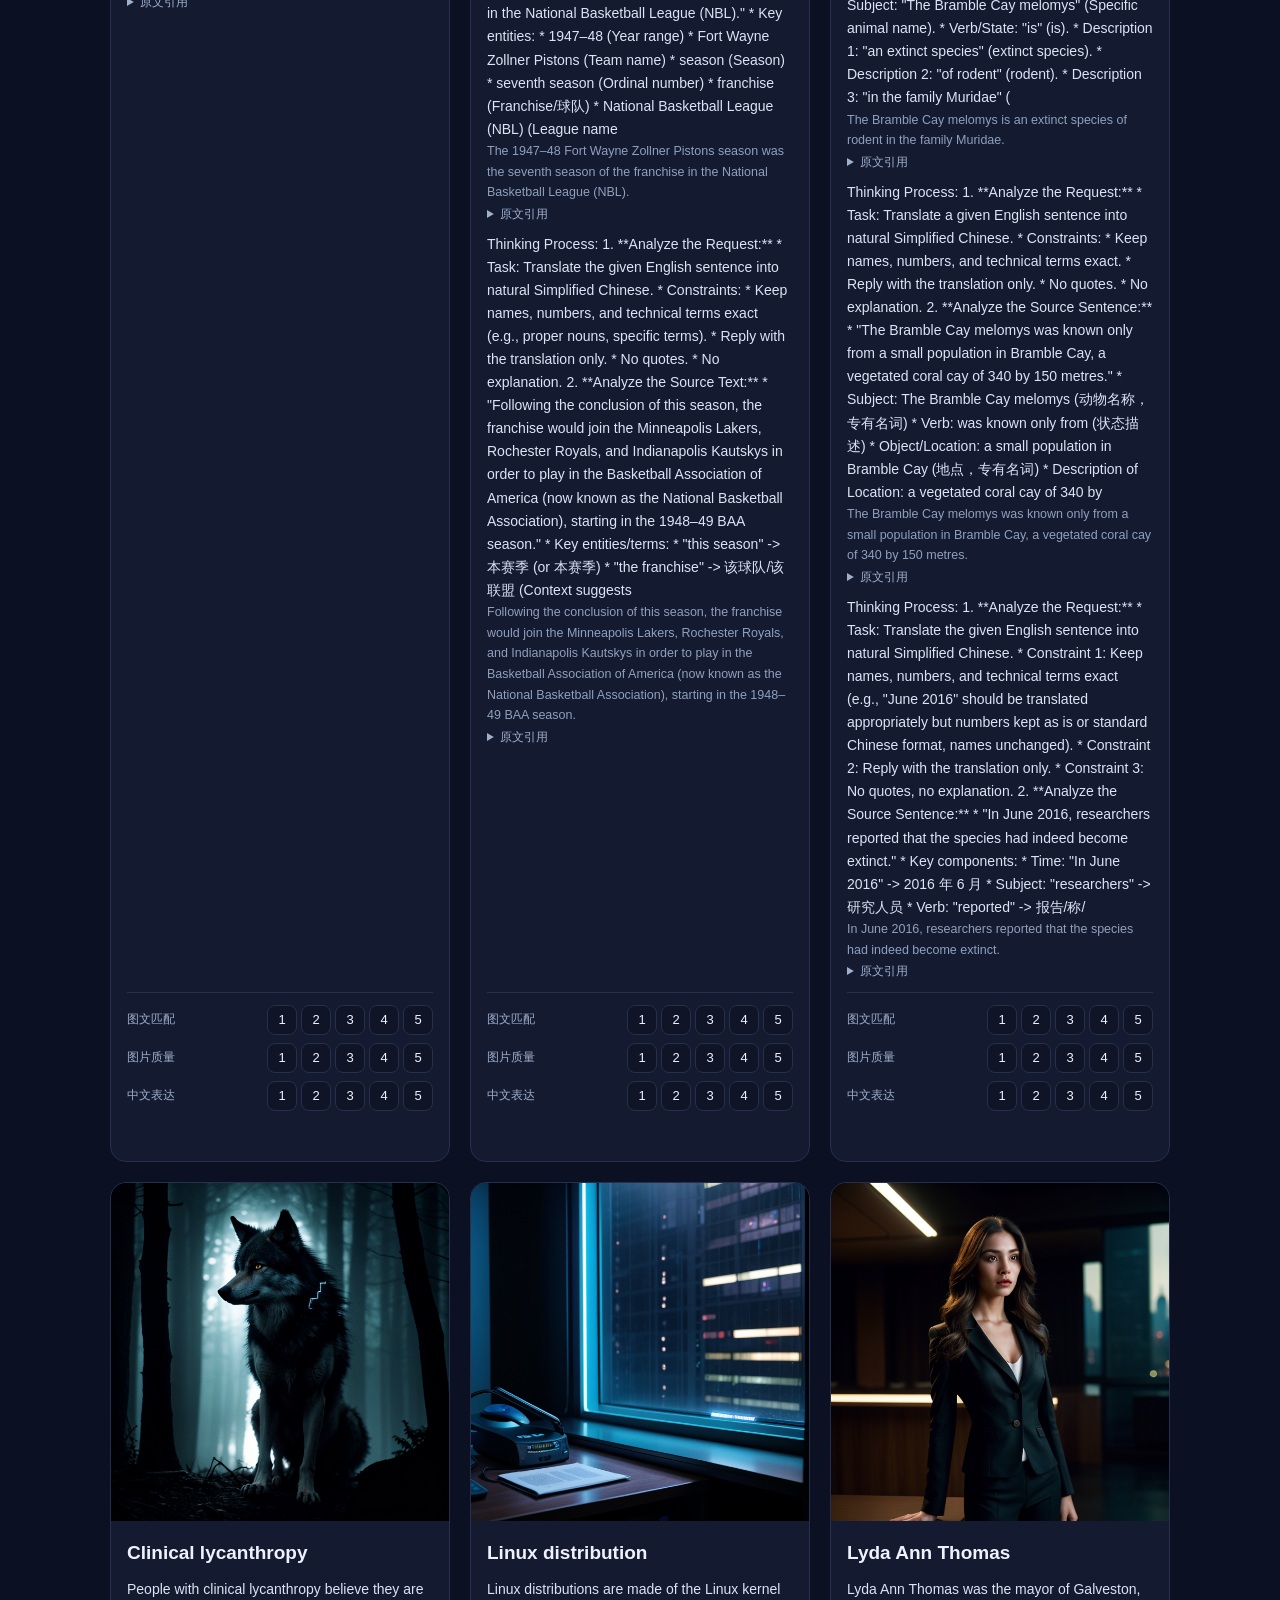
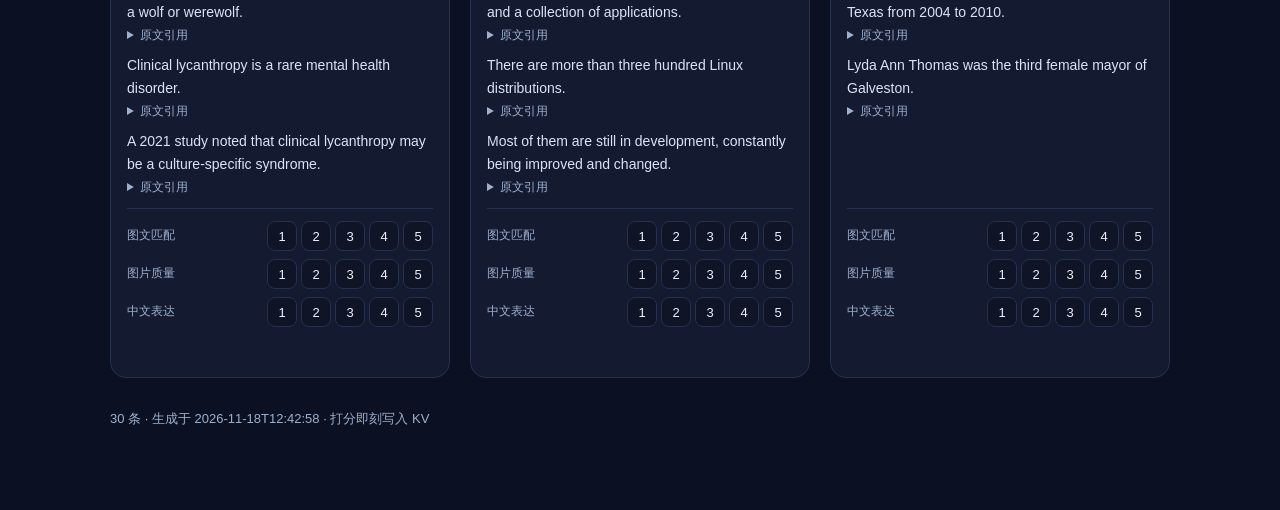
<file: gallery/cyber/index.html>
<!doctype html>
<html lang="zh-CN">
<head>
<meta charset="utf-8">
<meta name="viewport" content="width=device-width, initial-scale=1">
<title>每日图文 — Play</title>
<style>
:root{--bg:#0b1022;--card:#141a30;--line:#26304d;--text:#eef2ff;--muted:#9fb0cc;--gold:#d4af37;--ok:#3fb27f;--warn:#c26b3a}
*{box-sizing:border-box;margin:0;padding:0}
body{background:#0b1022;color:var(--text);font:16px/1.65 -apple-system,BlinkMacSystemFont,"PingFang SC","Microsoft YaHei",sans-serif}
main{max-width:1100px;margin:0 auto;padding:32px 20px 80px}
header{display:flex;justify-content:space-between;align-items:baseline;gap:16px;flex-wrap:wrap;margin-bottom:8px}
h1{font-size:26px}
.sub{color:var(--muted);font-size:14px;margin-bottom:26px}
.grid{display:grid;gap:20px;grid-template-columns:repeat(auto-fit,minmax(320px,1fr))}
article{border:1px solid var(--line);border-radius:16px;background:var(--card);overflow:hidden;display:flex;flex-direction:column;min-width:0}
img{width:100%;max-width:100%;aspect-ratio:1;object-fit:cover;display:block;background:#0f1424}
.body{padding:16px 16px 18px;display:flex;flex-direction:column;gap:10px;flex:1}
.rev{display:inline-block;margin-left:8px;padding:1px 7px;border-radius:999px;background:#2b3a5c;color:#c8b06a;font-size:11px;font-weight:600;vertical-align:middle}
h2{font-size:19px}
ol{list-style:none;display:flex;flex-direction:column;gap:8px}
li{font-size:14px;color:#dbe4f7}
details{margin-top:2px}
summary{cursor:pointer;color:var(--muted);font-size:12px}
blockquote{border-left:2px solid var(--gold);padding-left:10px;margin-top:6px;color:var(--muted);font-size:13px}
.score{margin-top:auto;border-top:1px solid var(--line);padding-top:12px;display:flex;flex-direction:column;gap:8px}
.row{display:flex;align-items:center;gap:8px;justify-content:space-between}
.row span{font-size:12px;color:var(--muted);min-width:78px}
.btns{display:flex;gap:4px}
button{cursor:pointer;width:30px;height:30px;border-radius:8px;border:1px solid var(--line);background:#0f1526;color:var(--text);font-size:13px}
button[aria-pressed=true]{background:var(--gold);color:#1a1405;border-color:var(--gold);font-weight:700}
button:disabled{opacity:.45;cursor:default}
.status{font-size:12px;color:var(--muted);min-height:16px}
.status.ok{color:var(--ok)} .status.err{color:var(--warn)}
.avg{font-size:12px;color:var(--ok)}
footer{margin-top:30px;color:var(--muted);font-size:13px}
a{color:var(--muted)}
</style>
</head>
<body data-prefix="cyber-">
<main>
  <header><h1>每日图文 · CyberRealistic</h1><a href="../">← Play</a></header>
  <p class="sub">每条由本机 4B 模型从离线维基抽取，3 条事实、逐字引用、一张配图。打分只需点击。</p>
  <div class="grid" id="grid"></div>
  <footer id="foot">加载中…</footer>
</main>
<script src="gallery.js"></script>
</body>
</html>
</file>
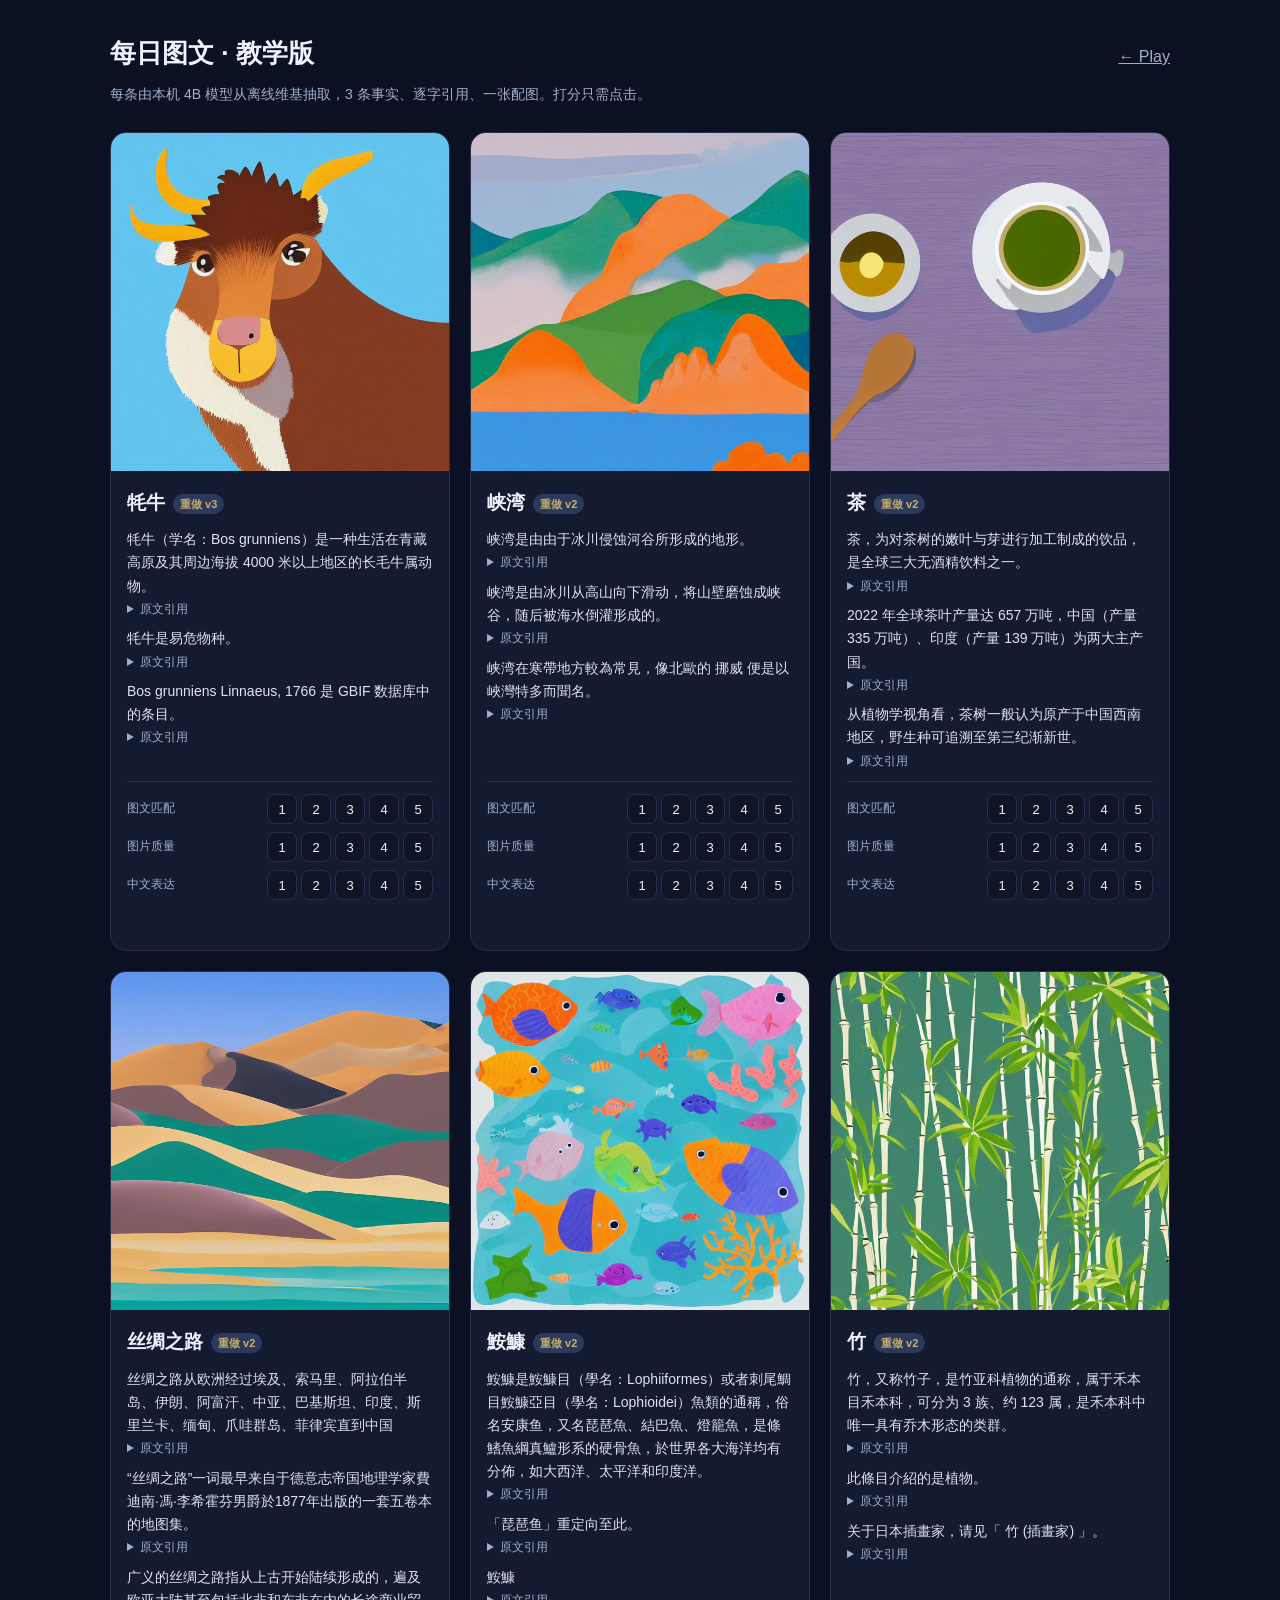
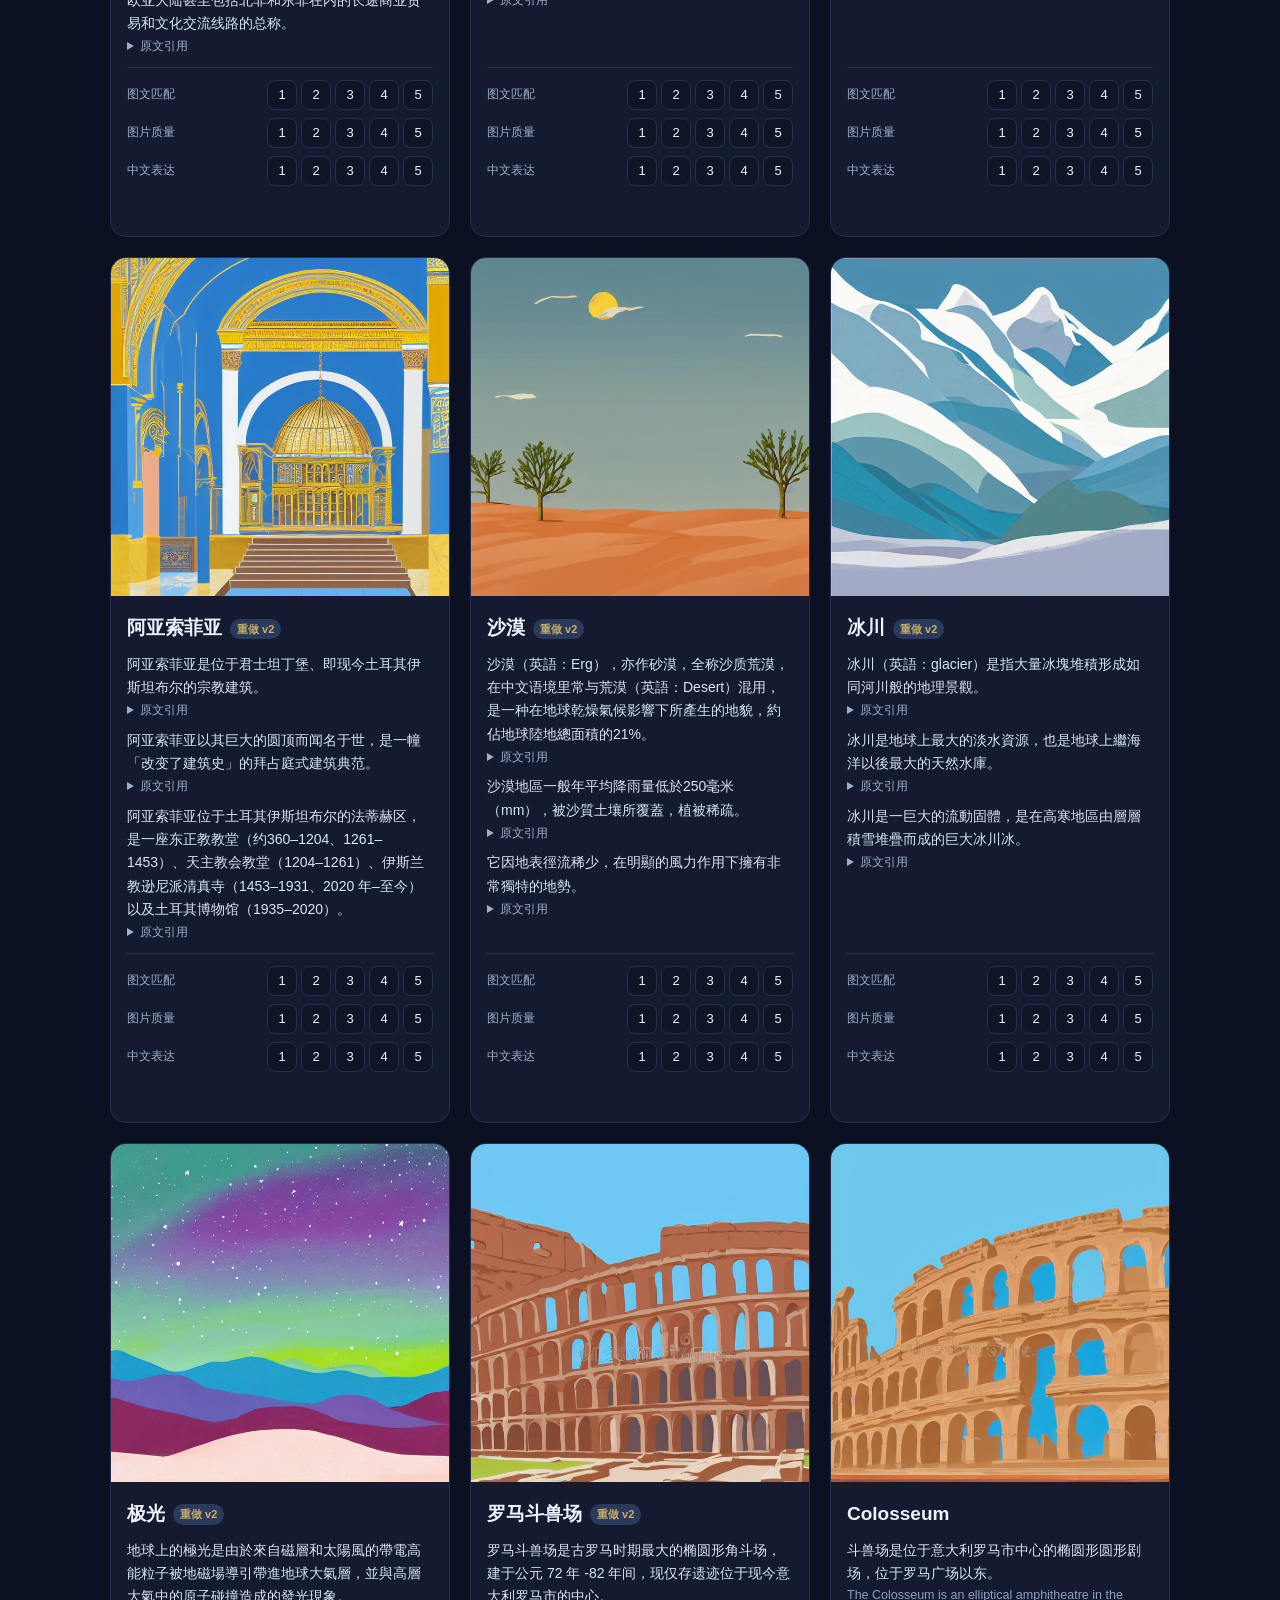
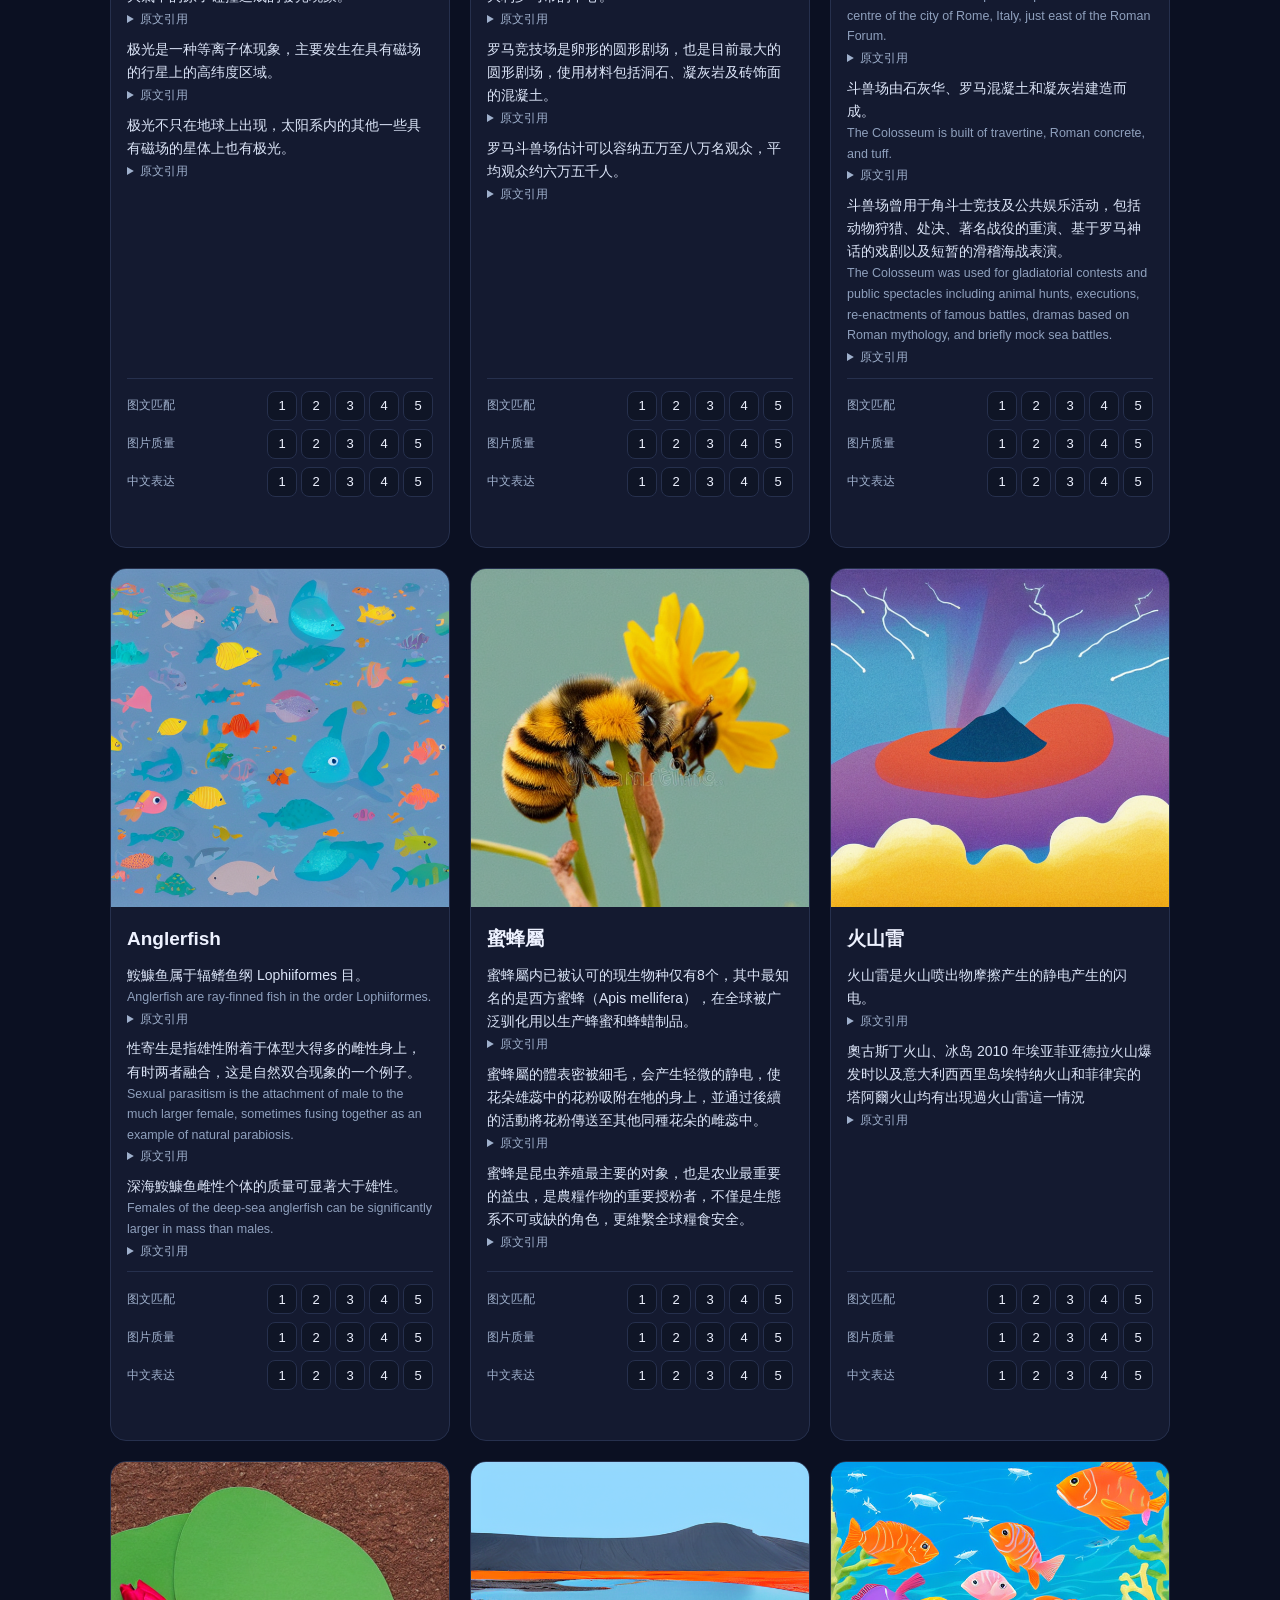
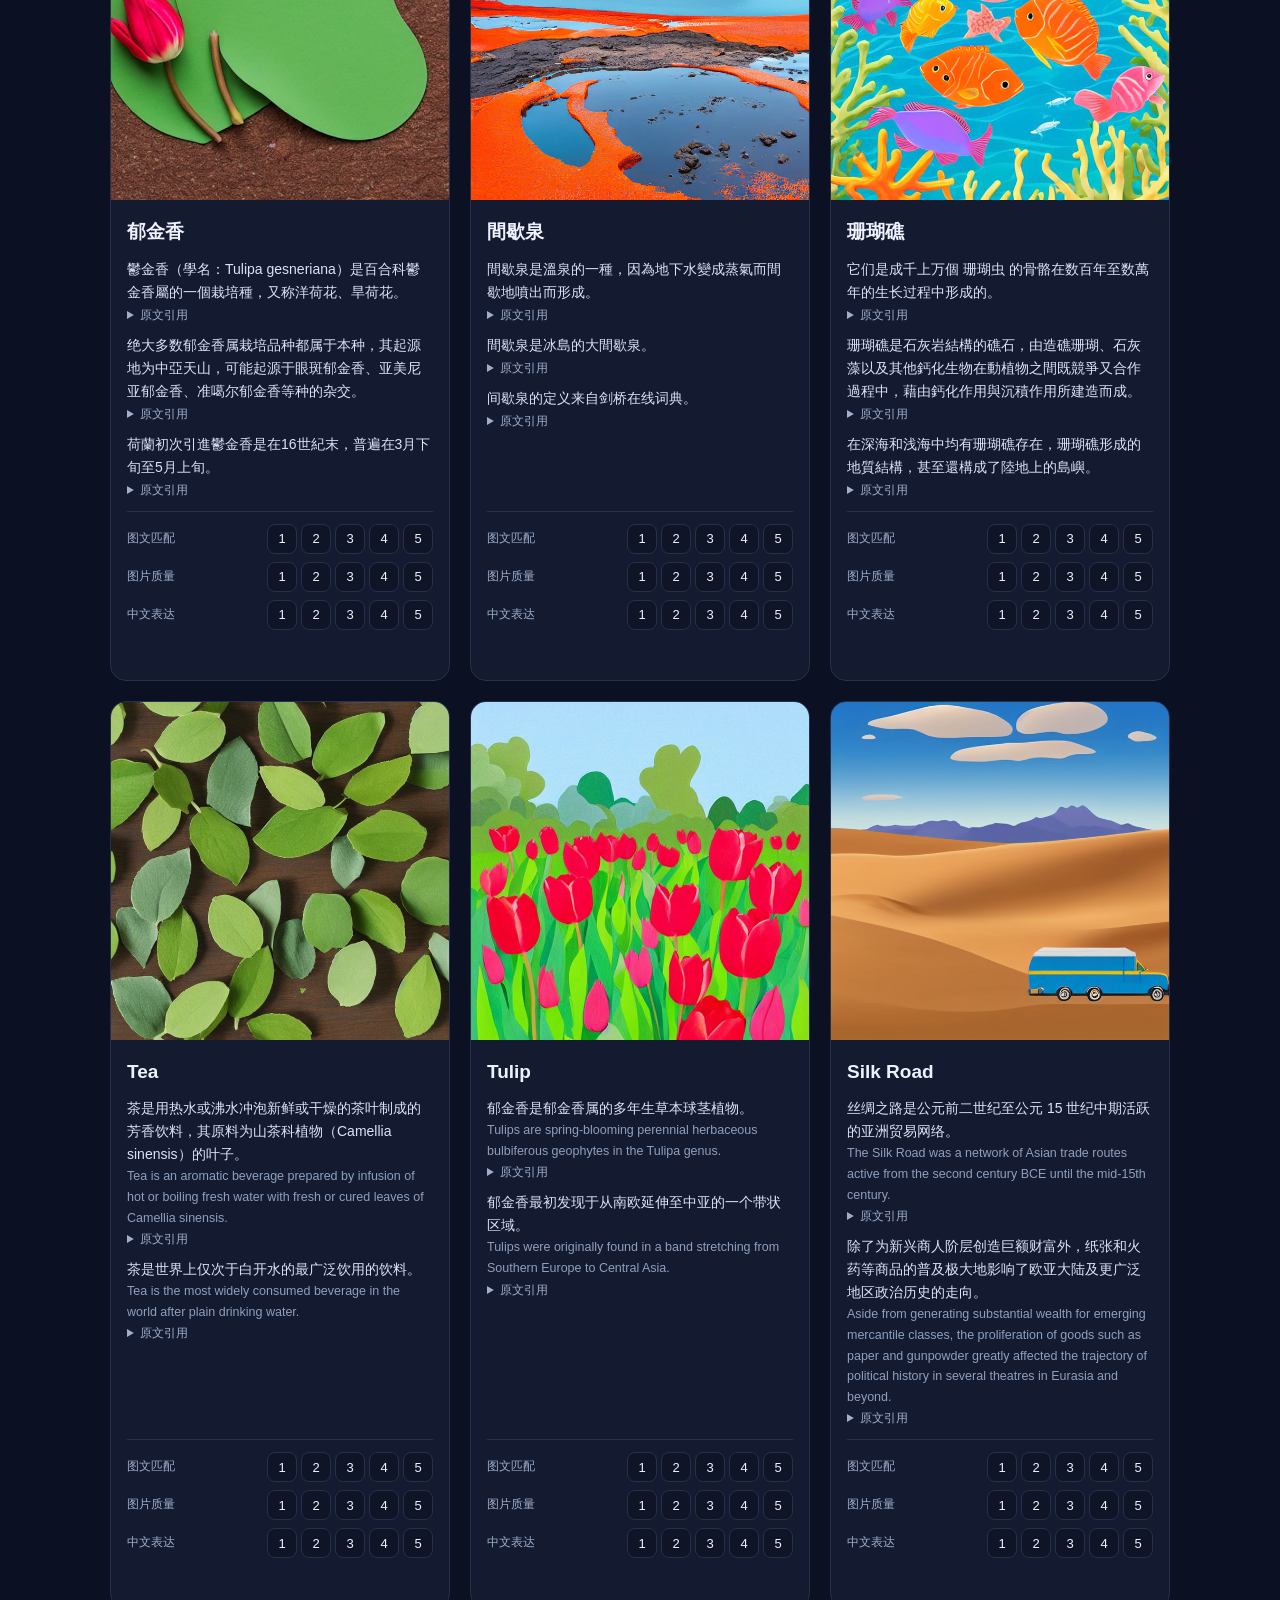
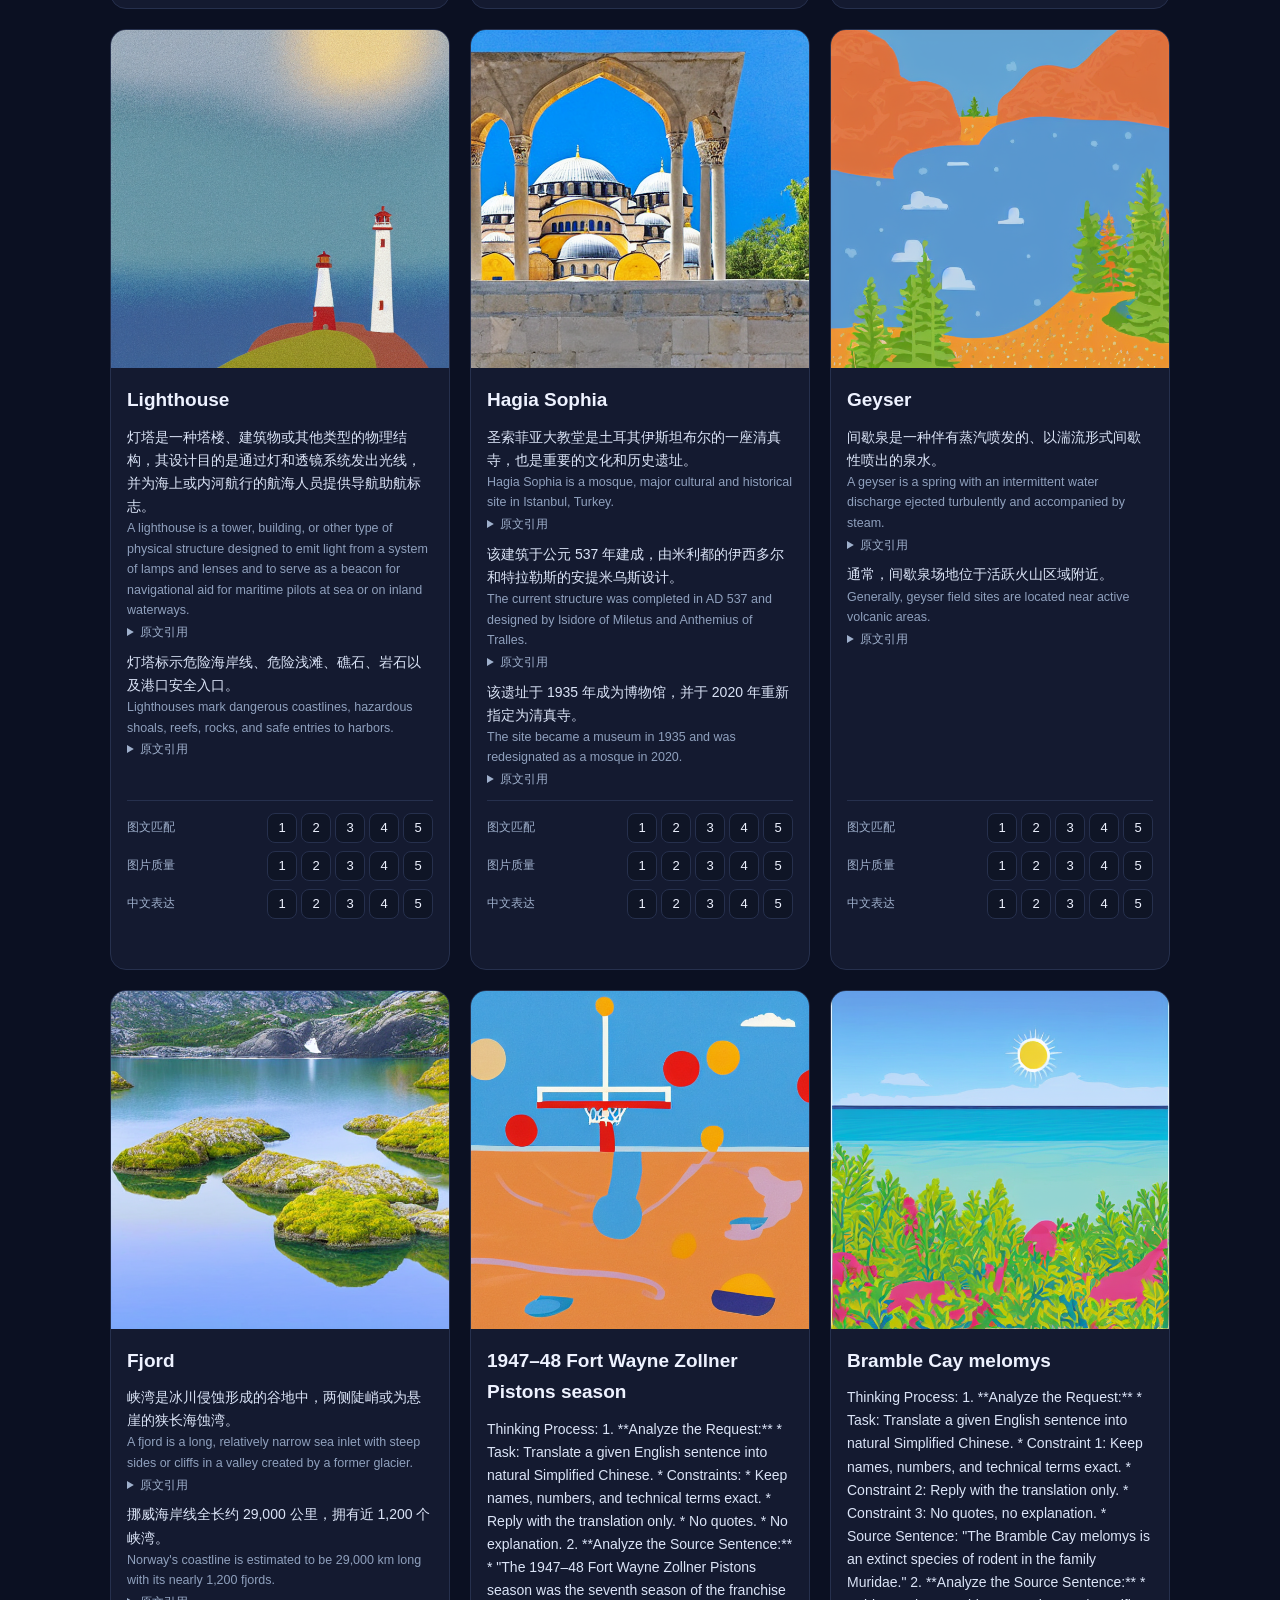
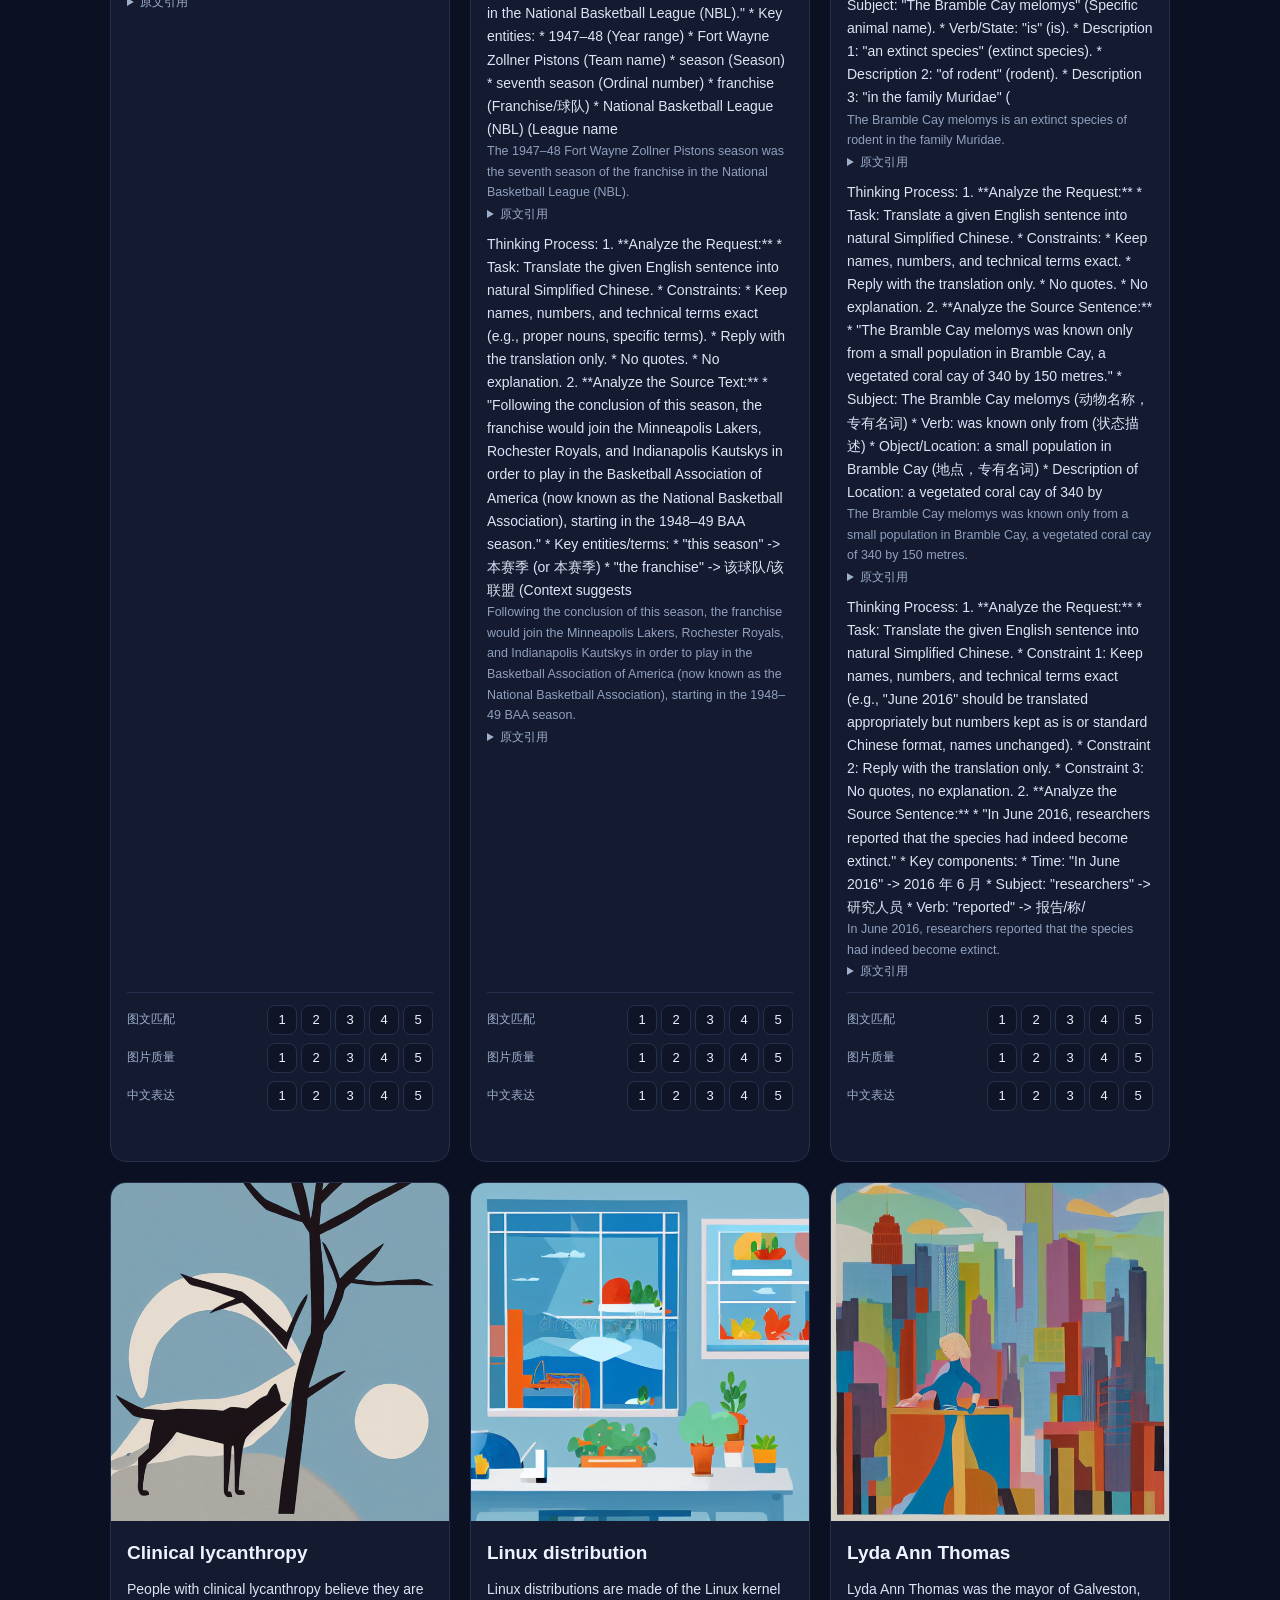
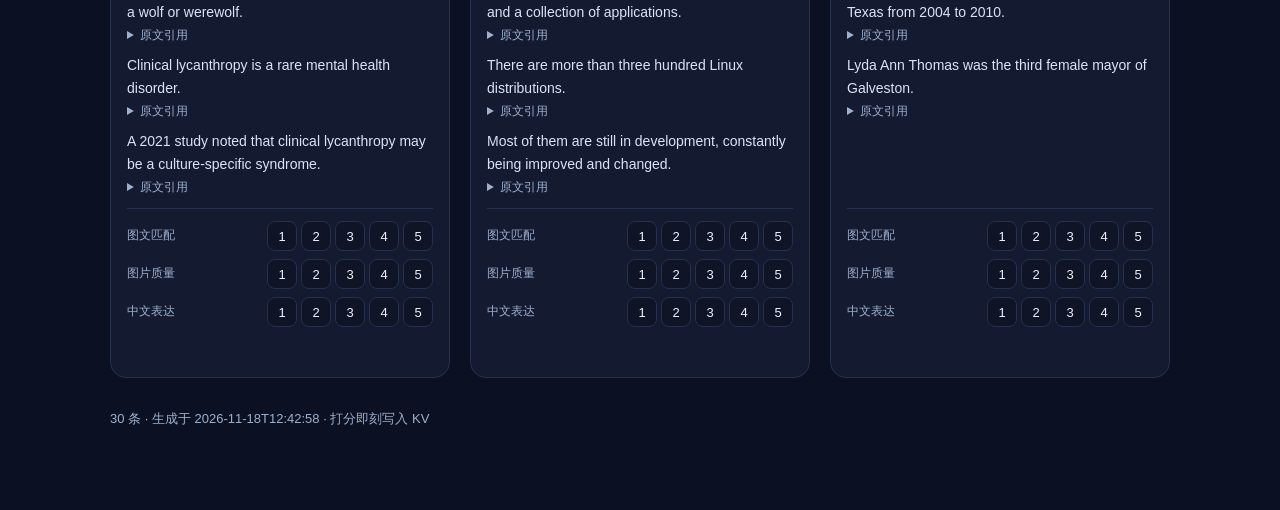
<file: gallery/edu/index.html>
<!doctype html>
<html lang="zh-CN">
<head>
<meta charset="utf-8">
<meta name="viewport" content="width=device-width, initial-scale=1">
<title>每日图文 — Play</title>
<style>
:root{--bg:#0b1022;--card:#141a30;--line:#26304d;--text:#eef2ff;--muted:#9fb0cc;--gold:#d4af37;--ok:#3fb27f;--warn:#c26b3a}
*{box-sizing:border-box;margin:0;padding:0}
body{background:#0b1022;color:var(--text);font:16px/1.65 -apple-system,BlinkMacSystemFont,"PingFang SC","Microsoft YaHei",sans-serif}
main{max-width:1100px;margin:0 auto;padding:32px 20px 80px}
header{display:flex;justify-content:space-between;align-items:baseline;gap:16px;flex-wrap:wrap;margin-bottom:8px}
h1{font-size:26px}
.sub{color:var(--muted);font-size:14px;margin-bottom:26px}
.grid{display:grid;gap:20px;grid-template-columns:repeat(auto-fit,minmax(320px,1fr))}
article{border:1px solid var(--line);border-radius:16px;background:var(--card);overflow:hidden;display:flex;flex-direction:column;min-width:0}
img{width:100%;max-width:100%;aspect-ratio:1;object-fit:cover;display:block;background:#0f1424}
.body{padding:16px 16px 18px;display:flex;flex-direction:column;gap:10px;flex:1}
.rev{display:inline-block;margin-left:8px;padding:1px 7px;border-radius:999px;background:#2b3a5c;color:#c8b06a;font-size:11px;font-weight:600;vertical-align:middle}
h2{font-size:19px}
ol{list-style:none;display:flex;flex-direction:column;gap:8px}
li{font-size:14px;color:#dbe4f7}
details{margin-top:2px}
summary{cursor:pointer;color:var(--muted);font-size:12px}
blockquote{border-left:2px solid var(--gold);padding-left:10px;margin-top:6px;color:var(--muted);font-size:13px}
.score{margin-top:auto;border-top:1px solid var(--line);padding-top:12px;display:flex;flex-direction:column;gap:8px}
.row{display:flex;align-items:center;gap:8px;justify-content:space-between}
.row span{font-size:12px;color:var(--muted);min-width:78px}
.btns{display:flex;gap:4px}
button{cursor:pointer;width:30px;height:30px;border-radius:8px;border:1px solid var(--line);background:#0f1526;color:var(--text);font-size:13px}
button[aria-pressed=true]{background:var(--gold);color:#1a1405;border-color:var(--gold);font-weight:700}
button:disabled{opacity:.45;cursor:default}
.status{font-size:12px;color:var(--muted);min-height:16px}
.status.ok{color:var(--ok)} .status.err{color:var(--warn)}
.avg{font-size:12px;color:var(--ok)}
footer{margin-top:30px;color:var(--muted);font-size:13px}
a{color:var(--muted)}
</style>
</head>
<body data-prefix="edu-">
<main>
  <header><h1>每日图文 · 教学版</h1><a href="../">← Play</a></header>
  <p class="sub">每条由本机 4B 模型从离线维基抽取，3 条事实、逐字引用、一张配图。打分只需点击。</p>
  <div class="grid" id="grid"></div>
  <footer id="foot">加载中…</footer>
</main>
<script src="gallery.js"></script>
</body>
</html>
</file>
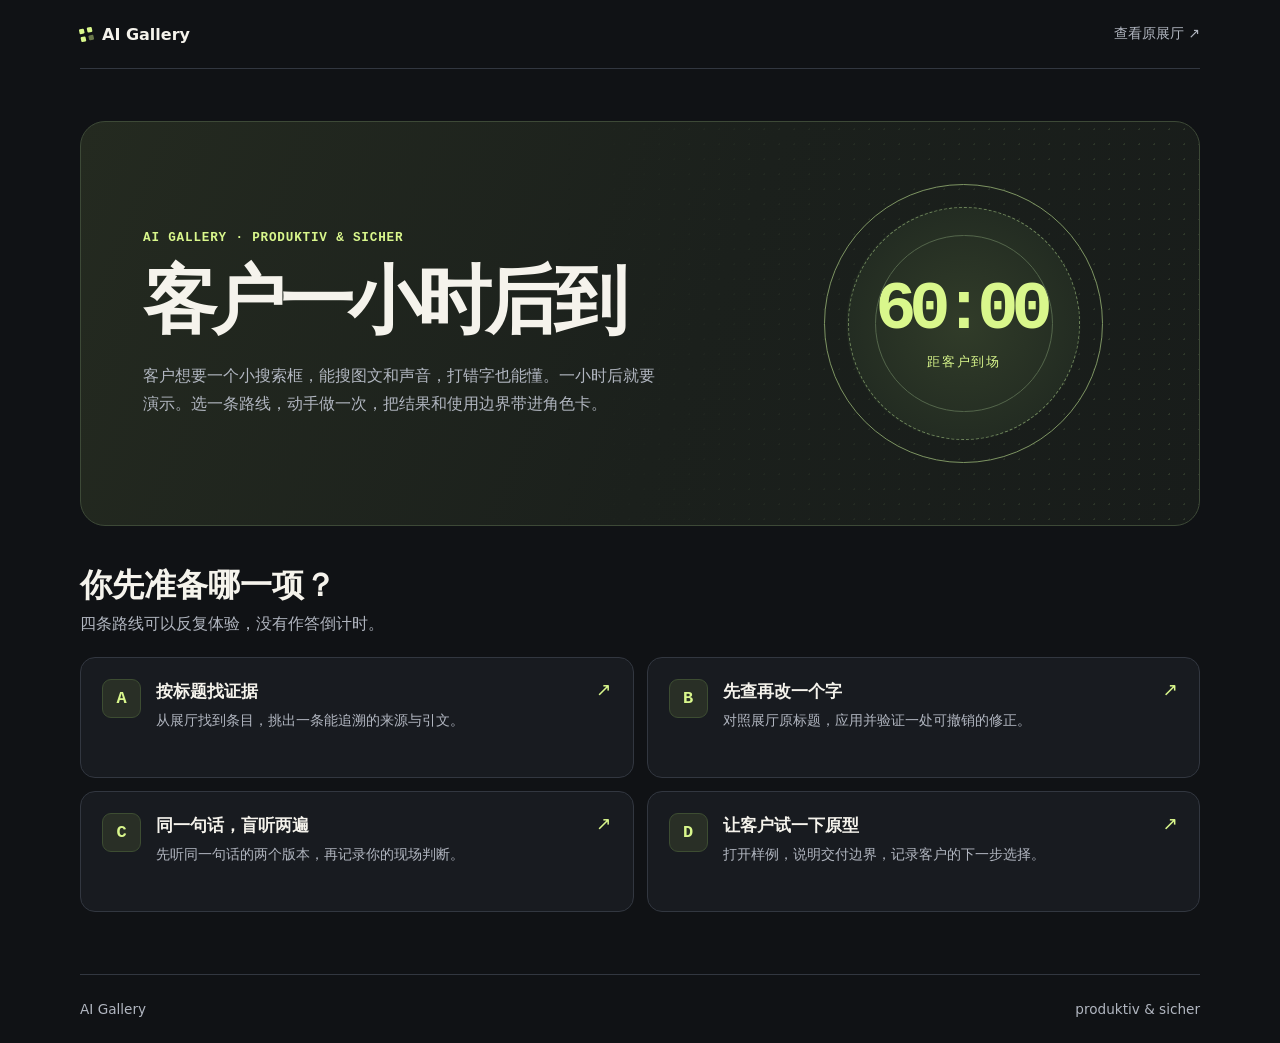
<file: gallery/play/index.html>
<!doctype html>
<html lang="zh-Hans">
<head>
  <meta charset="utf-8">
  <meta name="viewport" content="width=device-width, initial-scale=1">
  <meta name="color-scheme" content="dark">
  <meta name="description" content="客户一小时后到。选一条路线，动手试一次 AI 工作流，把结果和边界写进角色卡。">
  <title>客户一小时后到 · AI Gallery</title>
  <link rel="stylesheet" href="./game.css">
  <script type="module" src="./game.js"></script>
</head>
<body>
  <header class="site-header">
    <a class="brand" href="../"><span class="brand-mark" aria-hidden="true"><i></i><i></i><i></i><i></i></span> AI Gallery</a>
    <a class="gallery-link" href="../">查看原展厅 <span aria-hidden="true">↗</span></a>
  </header>
  <main class="page">
    <div id="stage"></div>
    <noscript><p class="notice">这个互动体验需要启用 JavaScript。<a href="../">返回 AI Gallery</a></p></noscript>
  </main>
  <footer class="site-footer"><span>AI Gallery</span><span>produktiv &amp; sicher</span></footer>
</body>
</html>
</file>
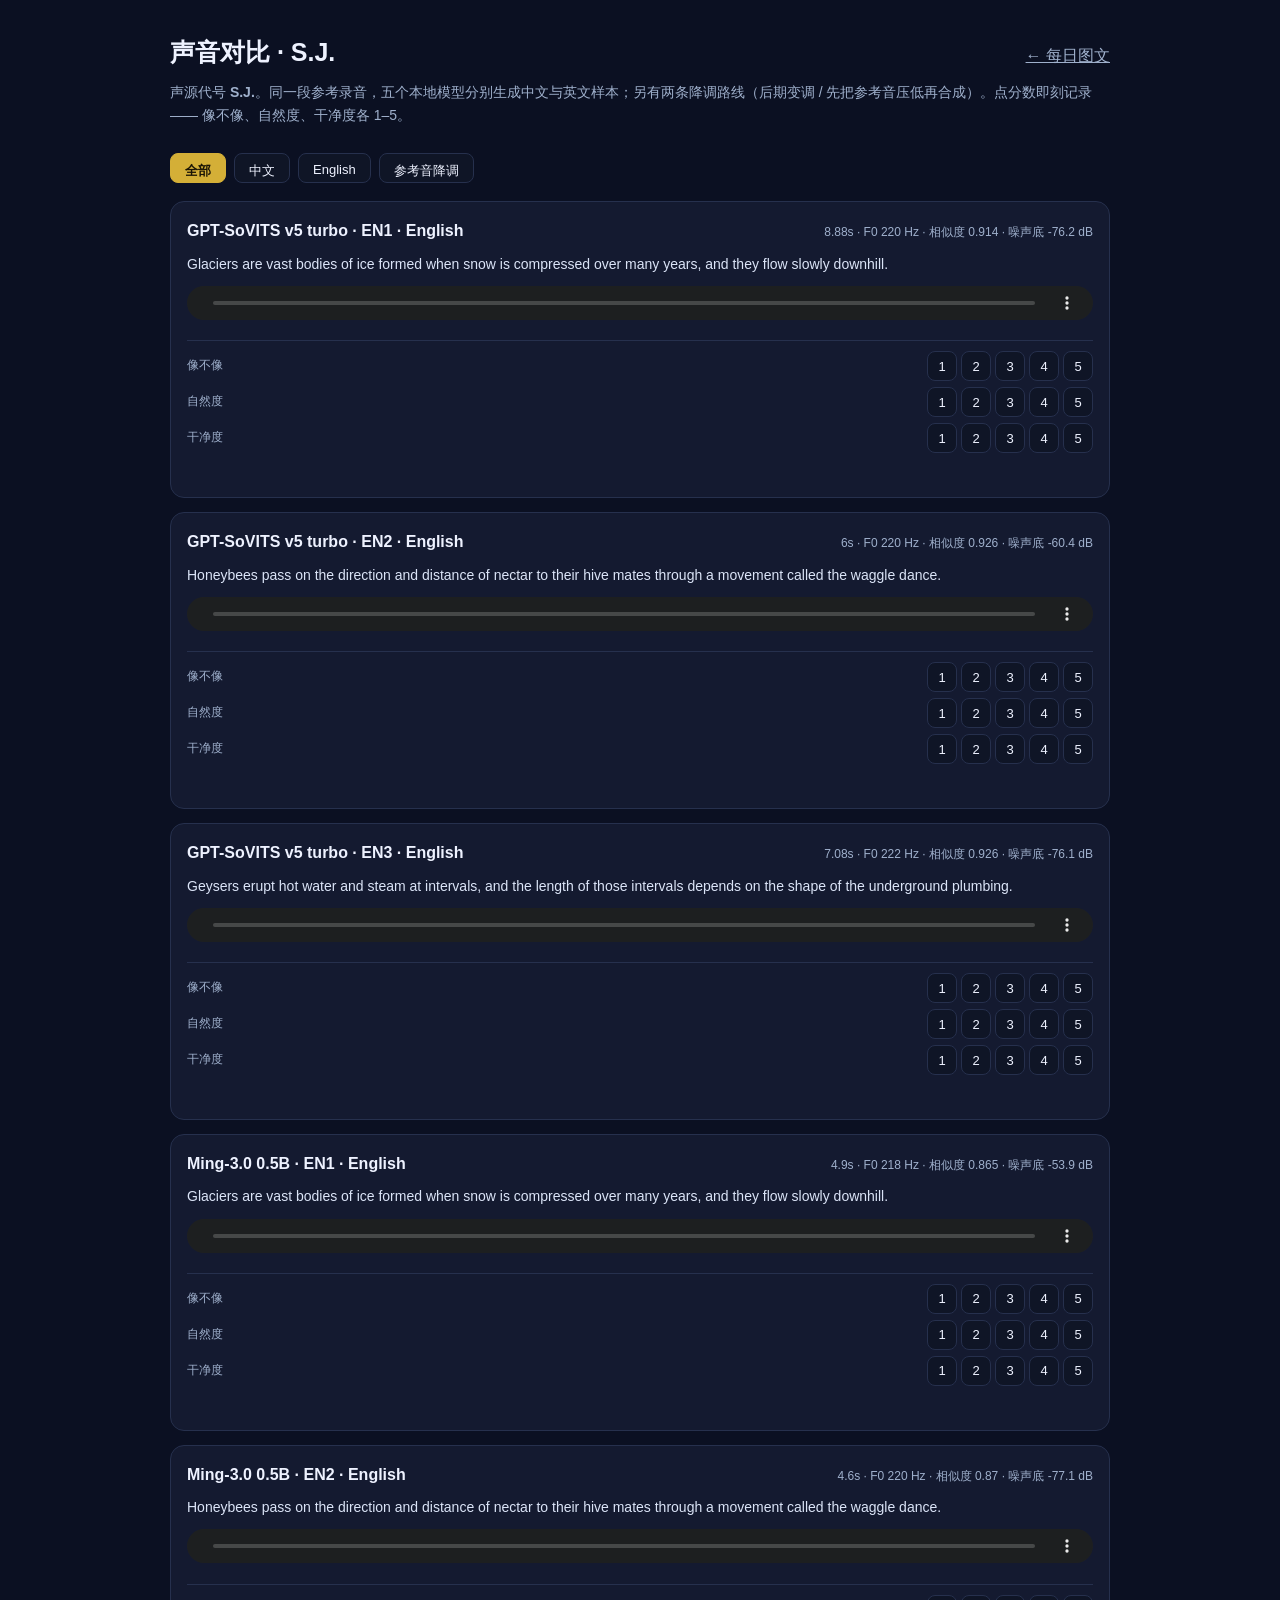
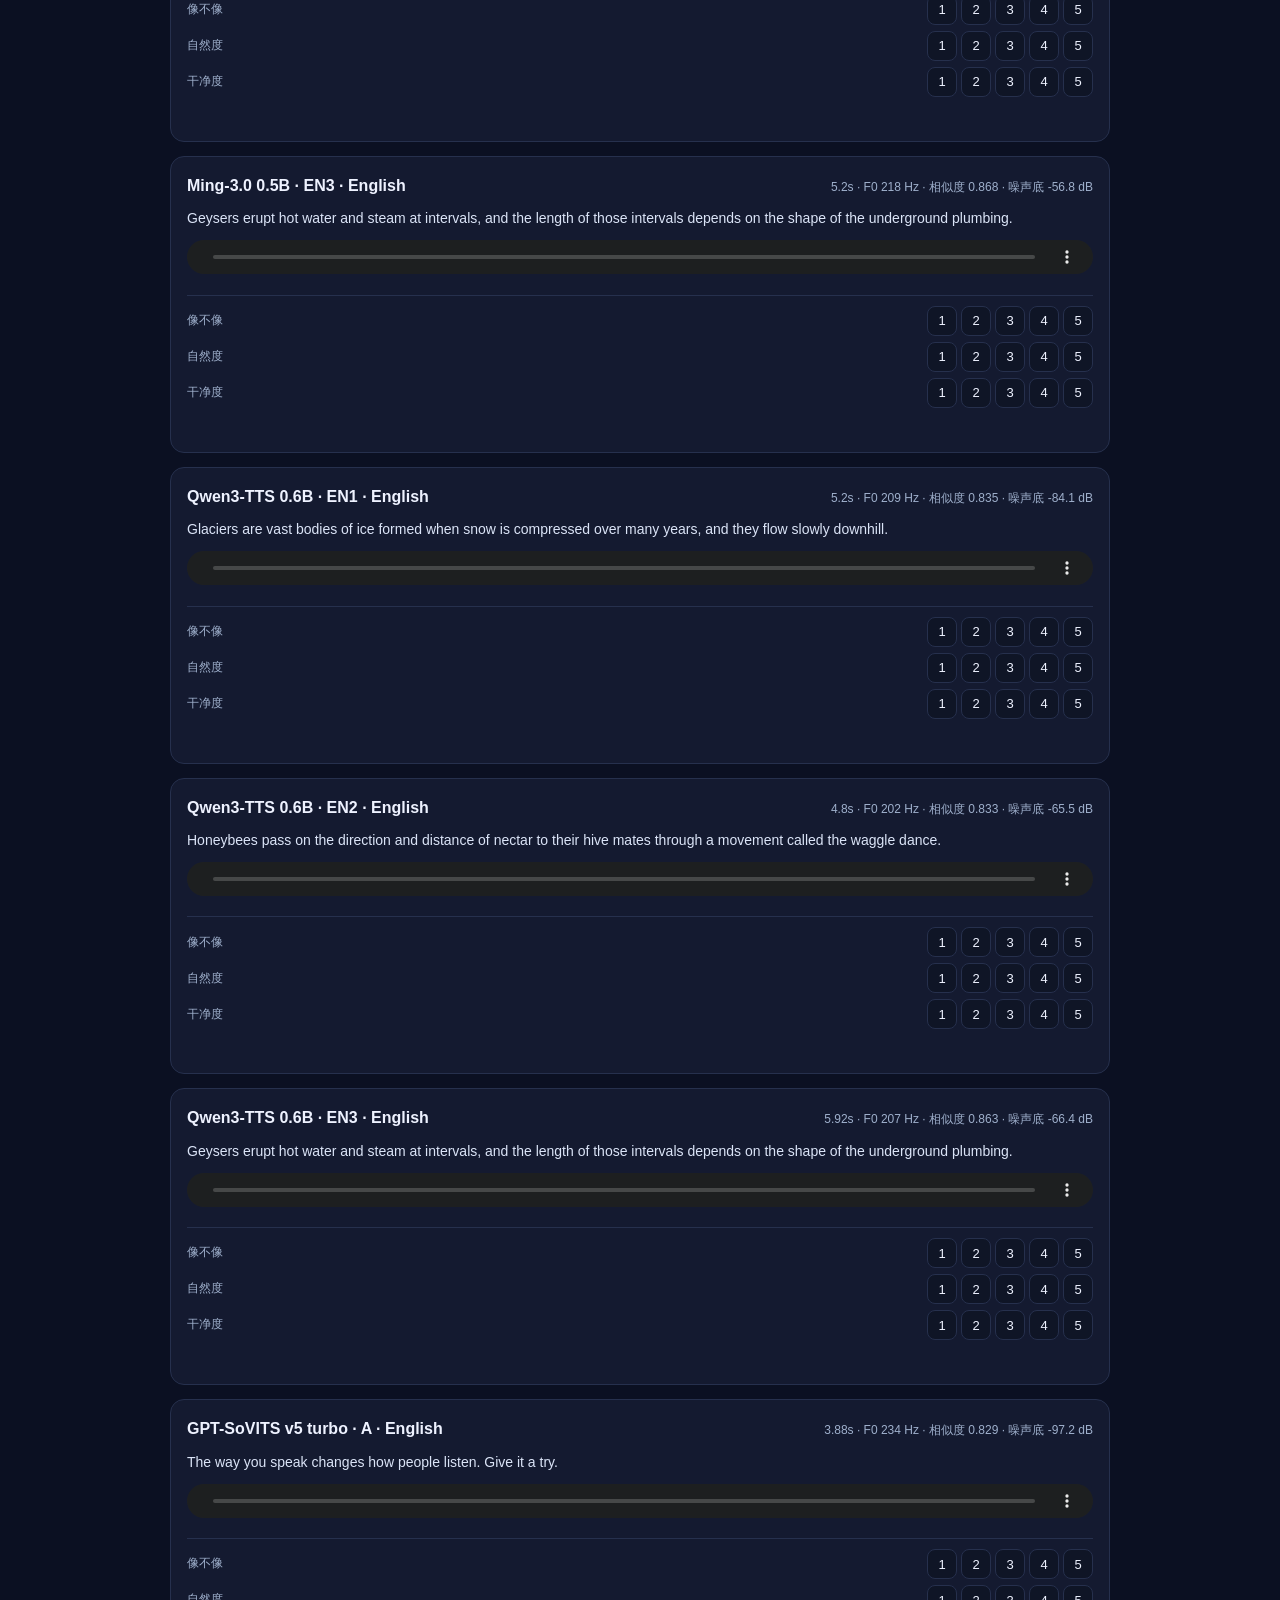
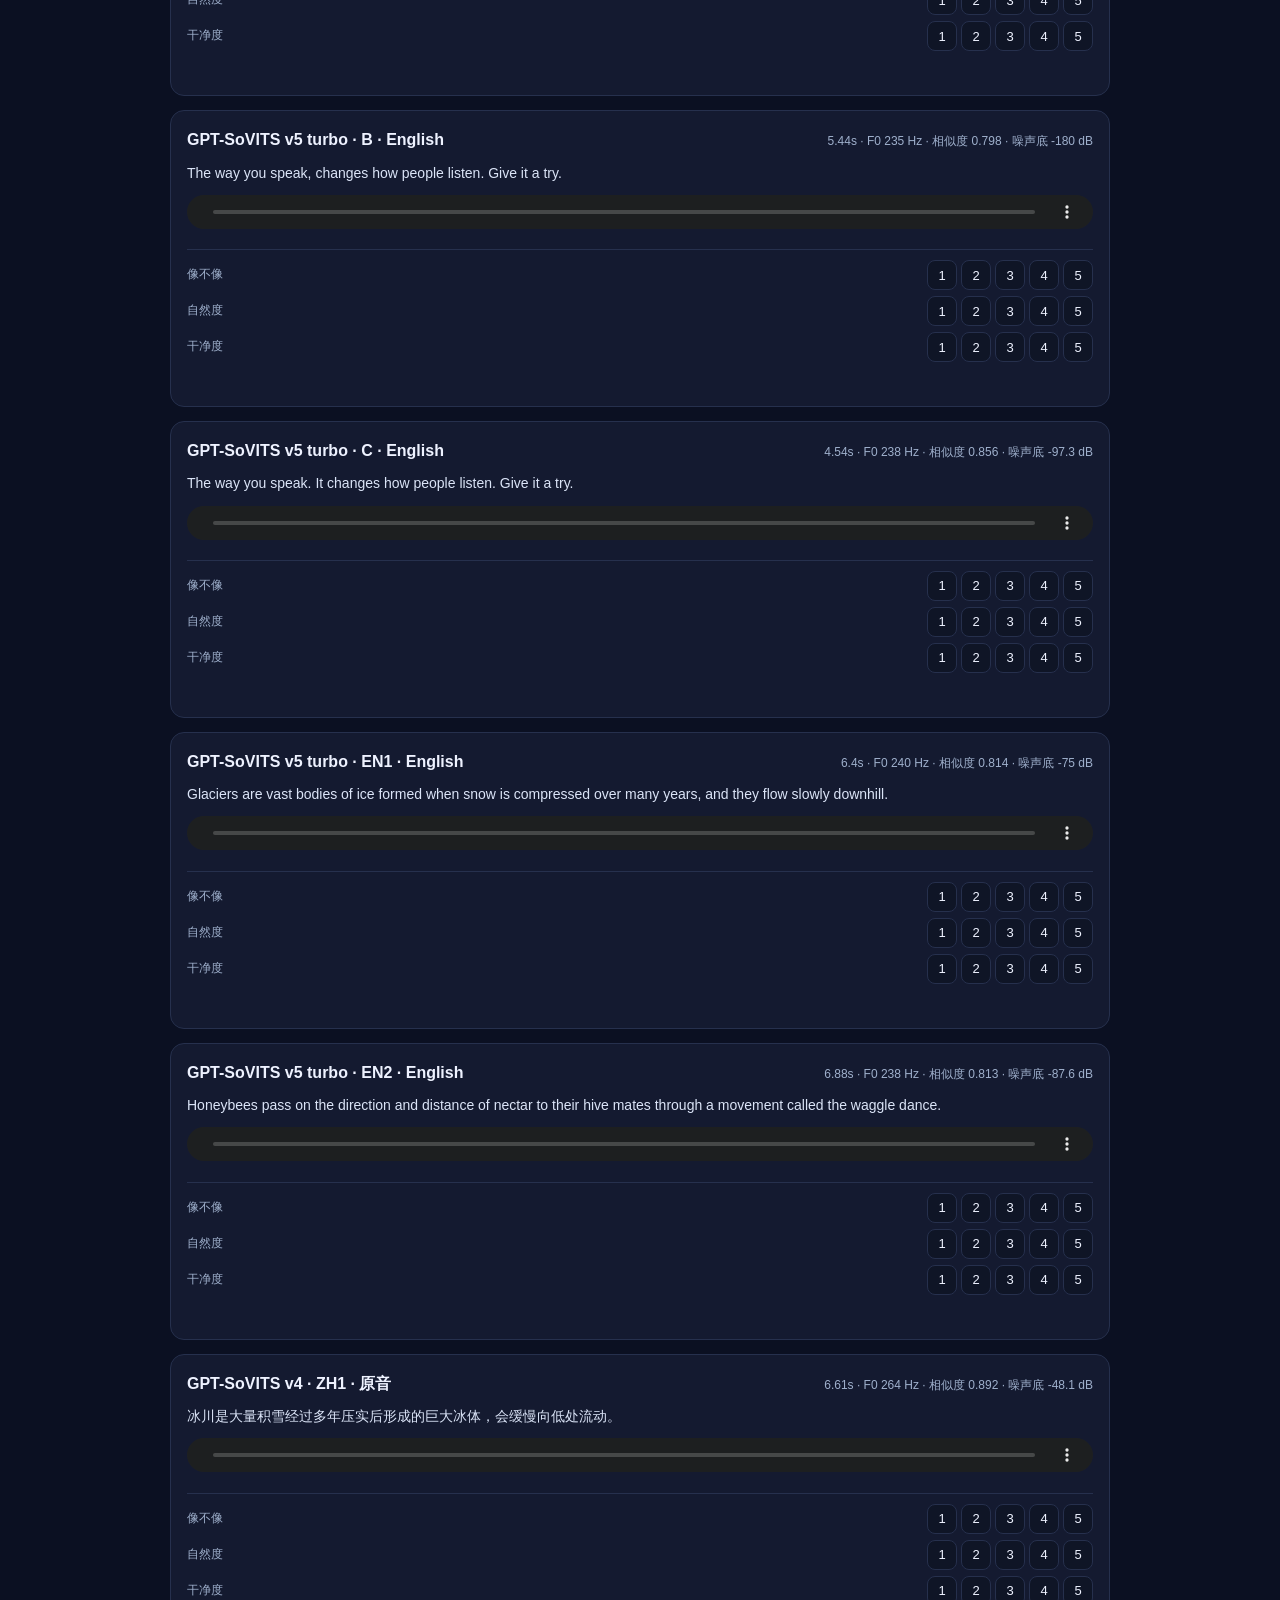
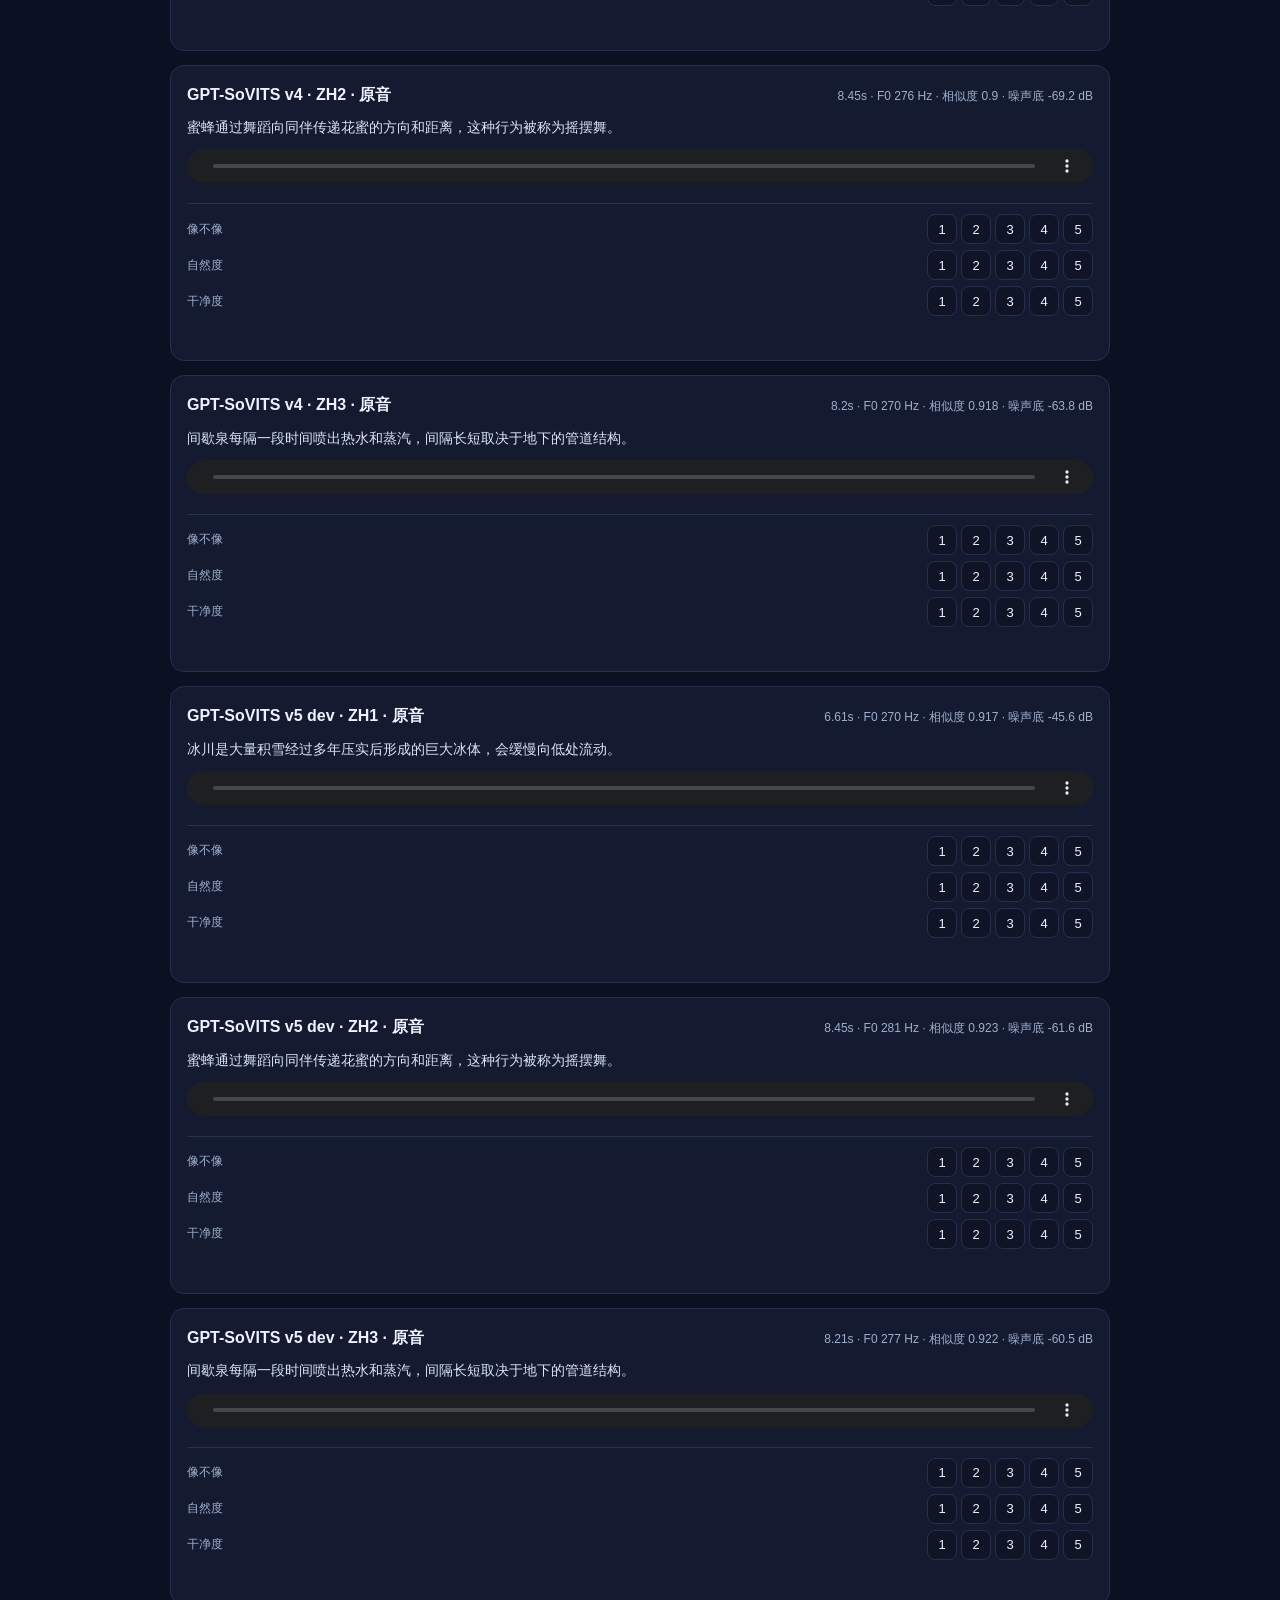
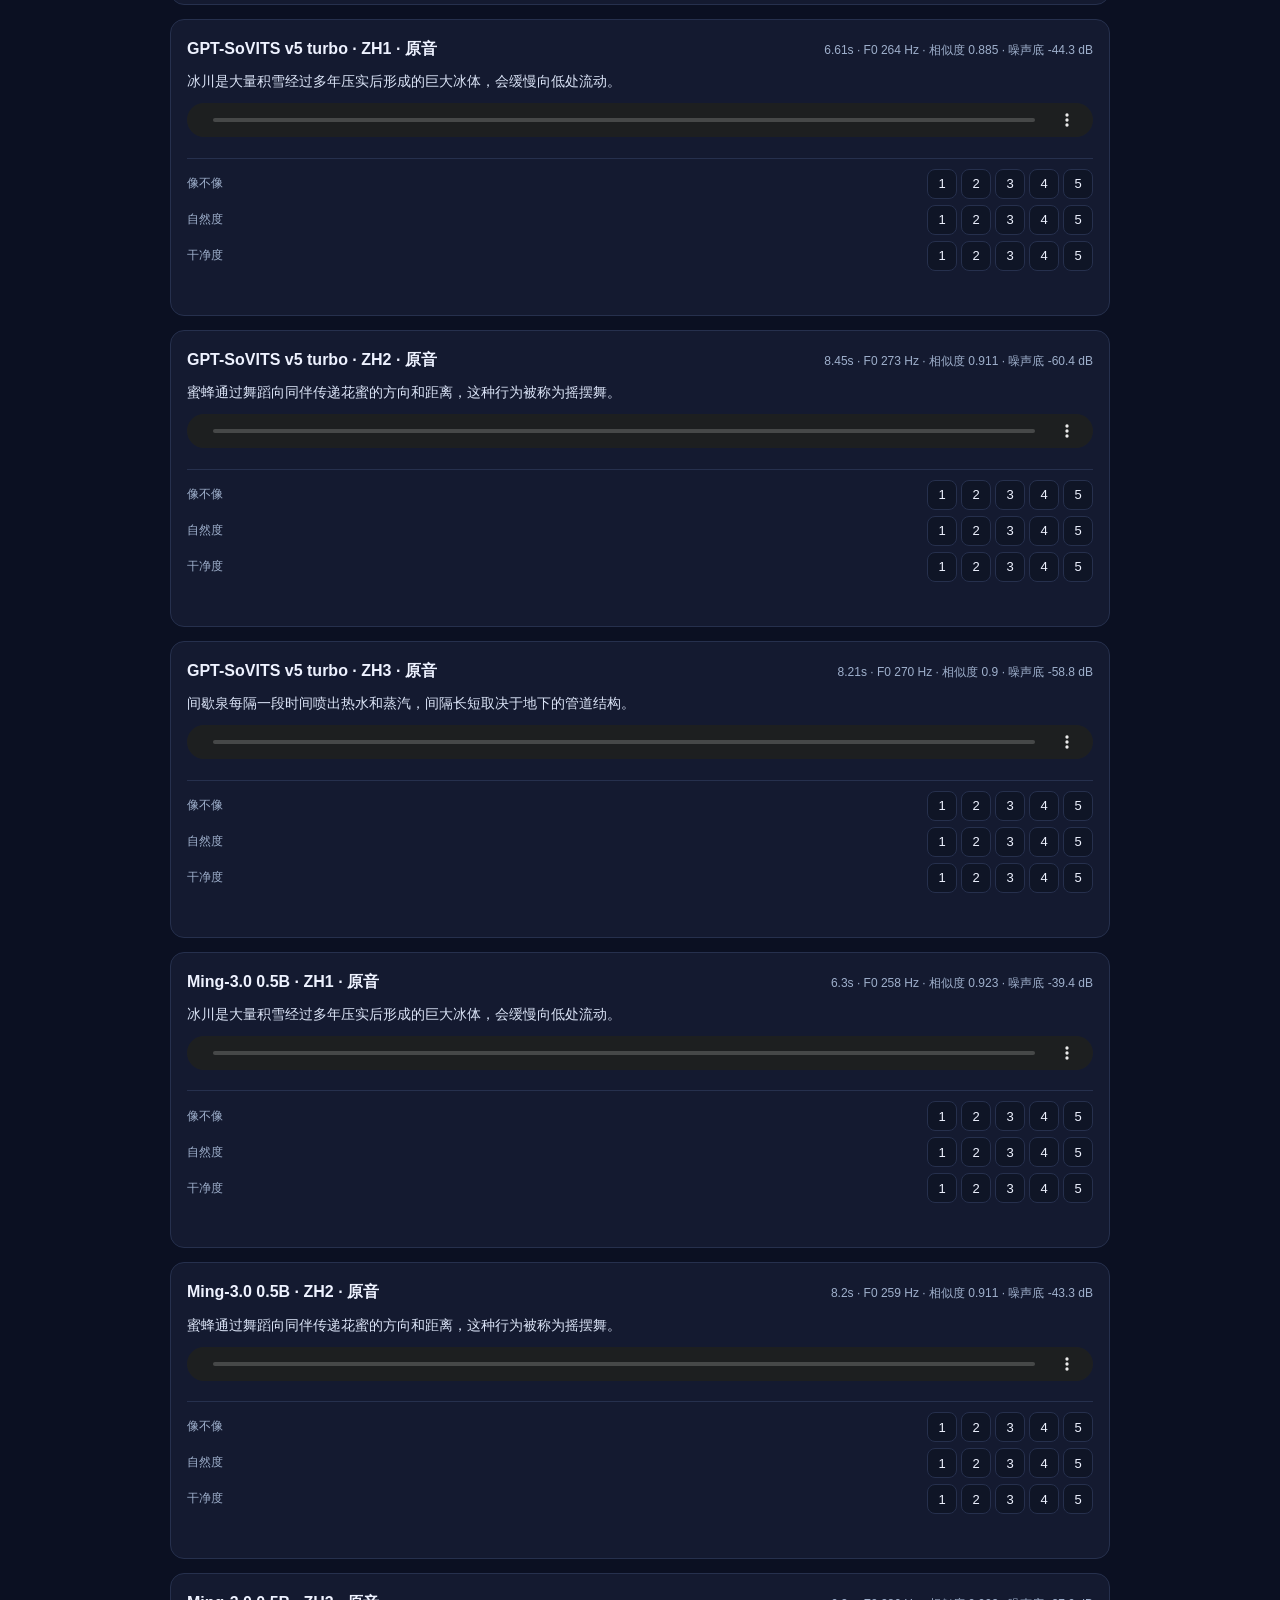
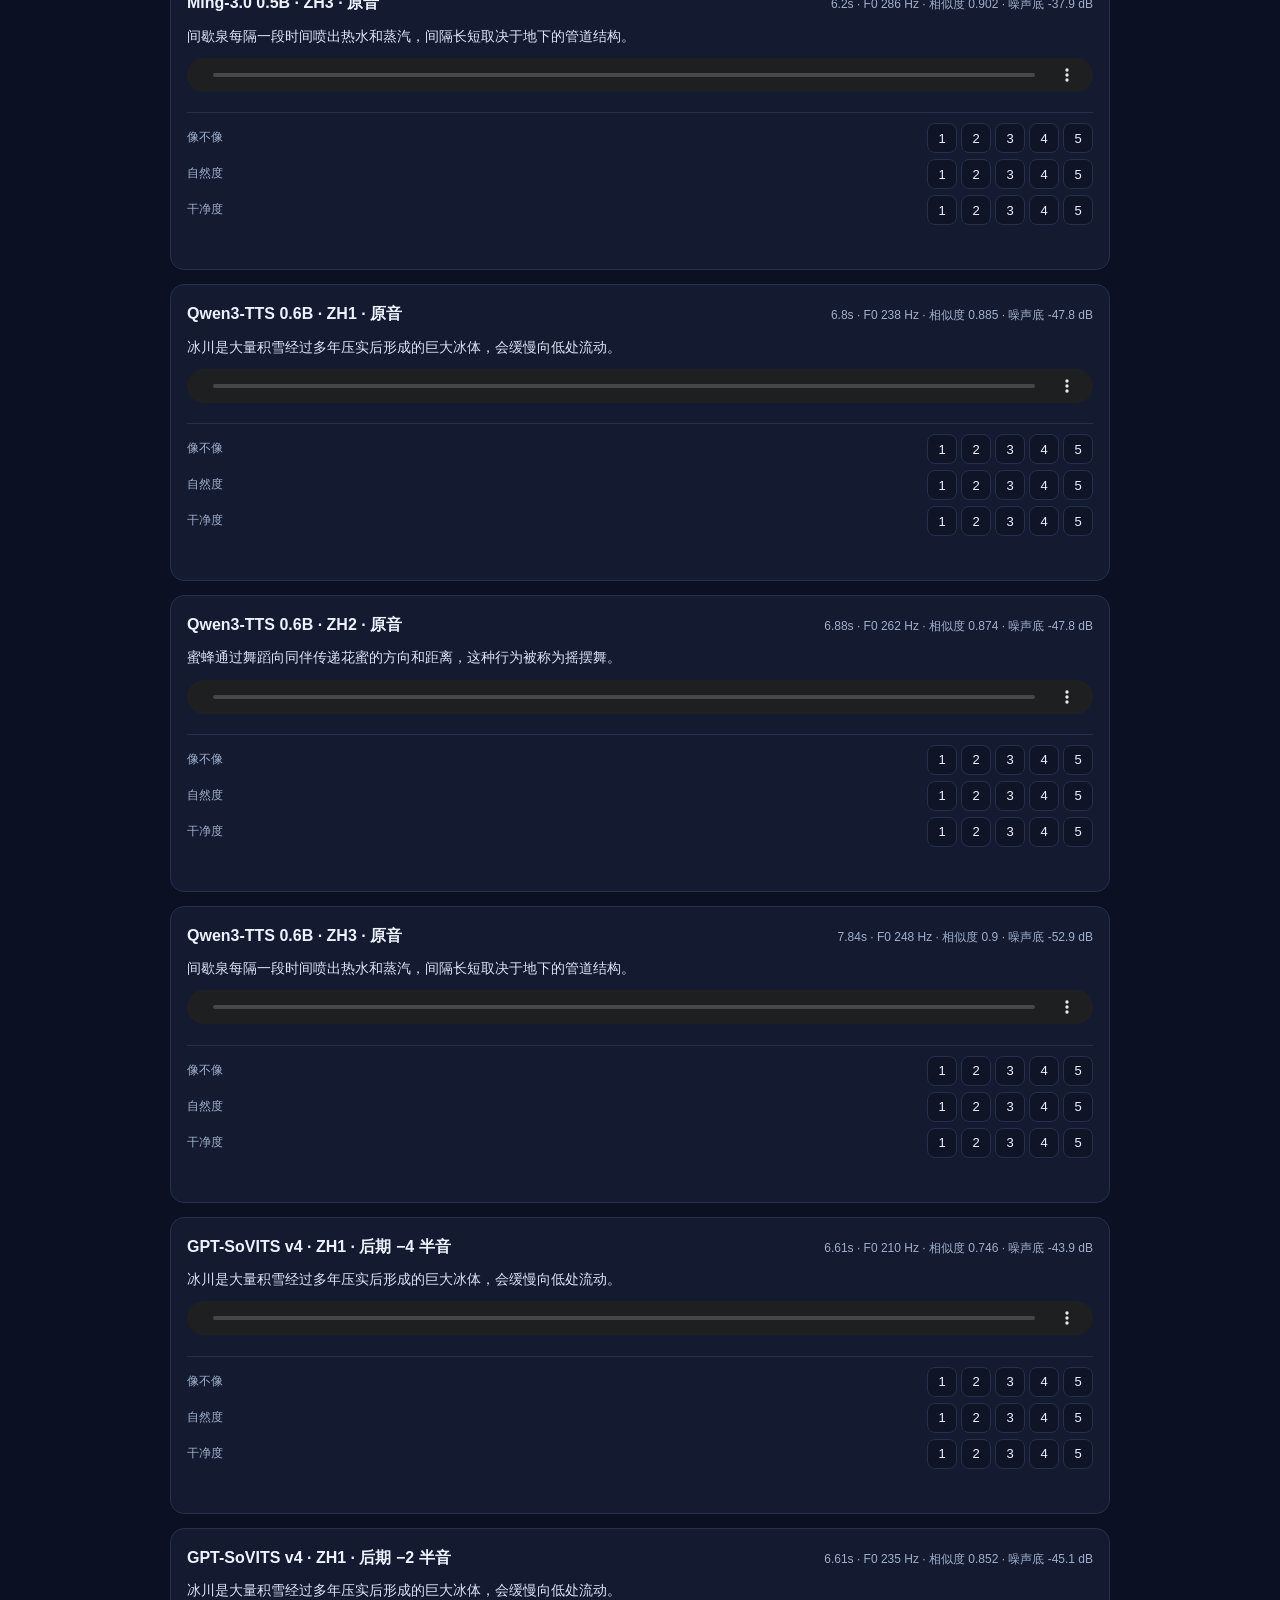
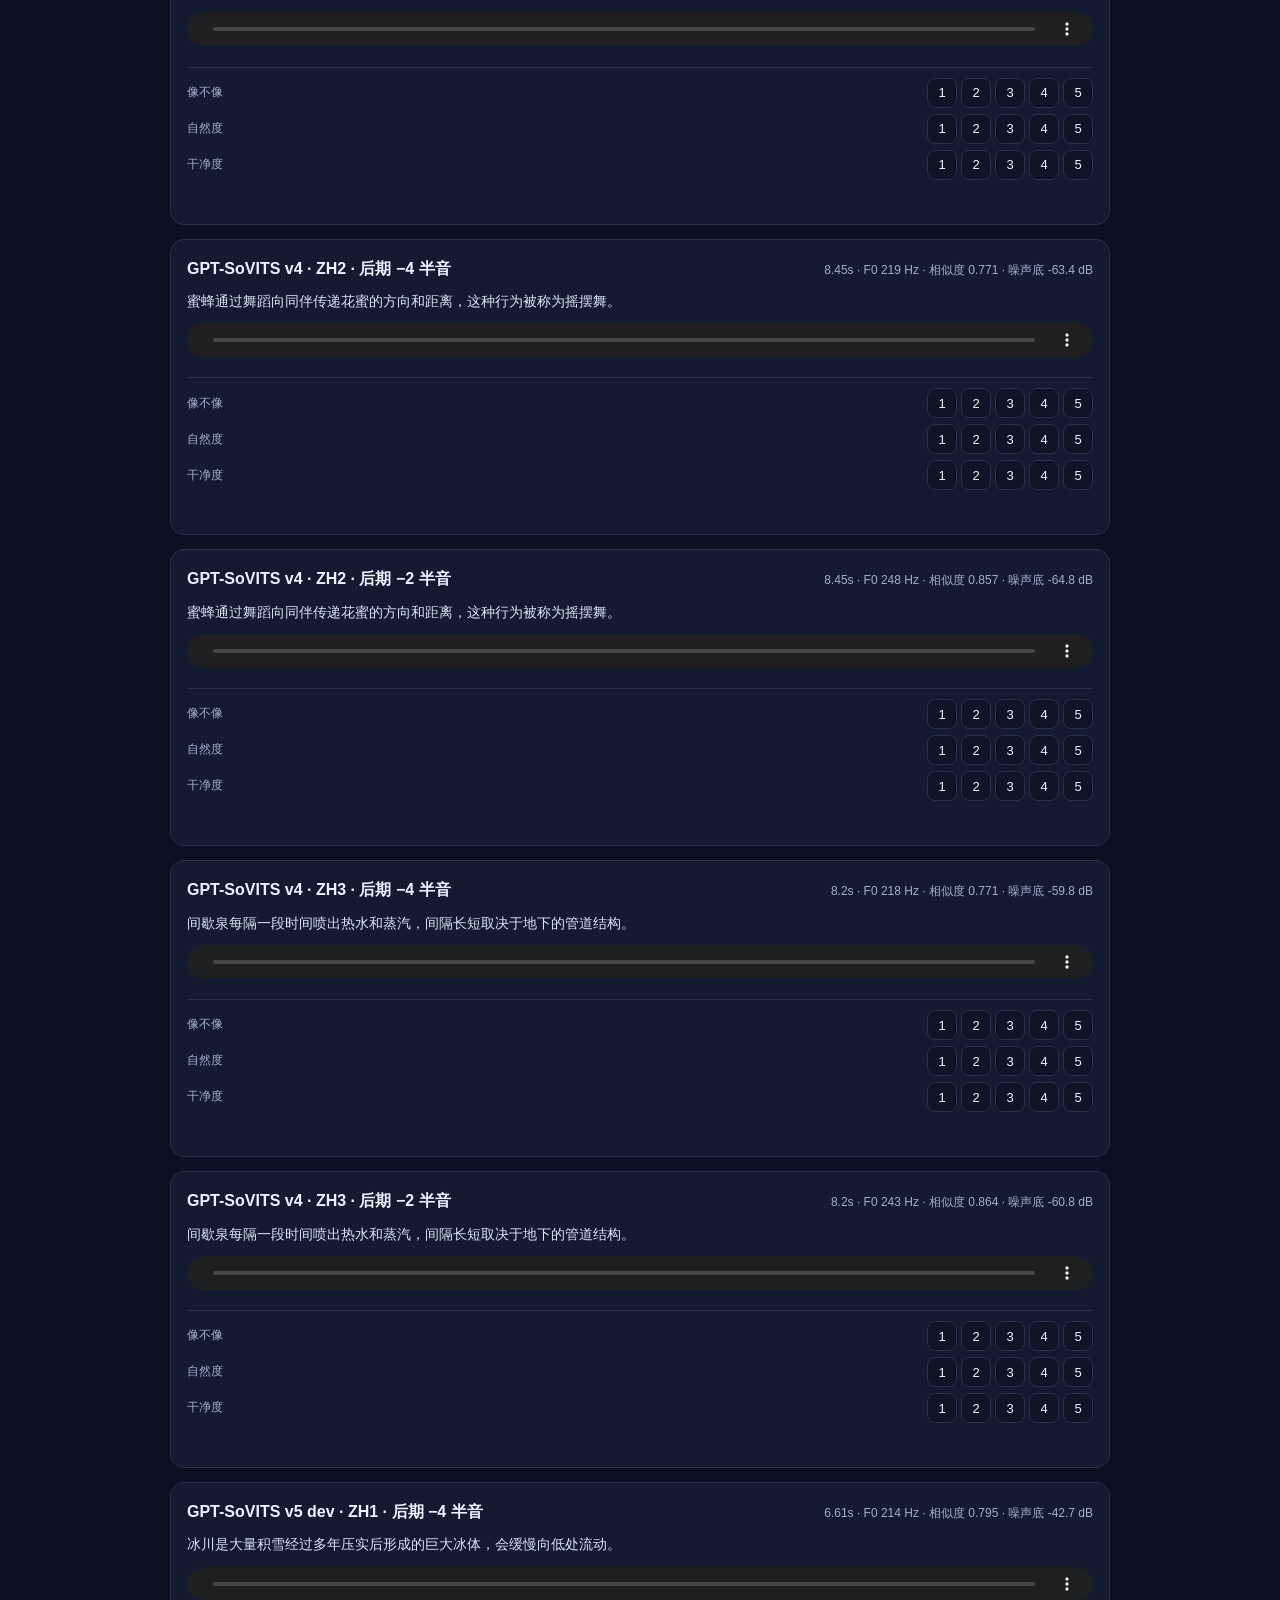
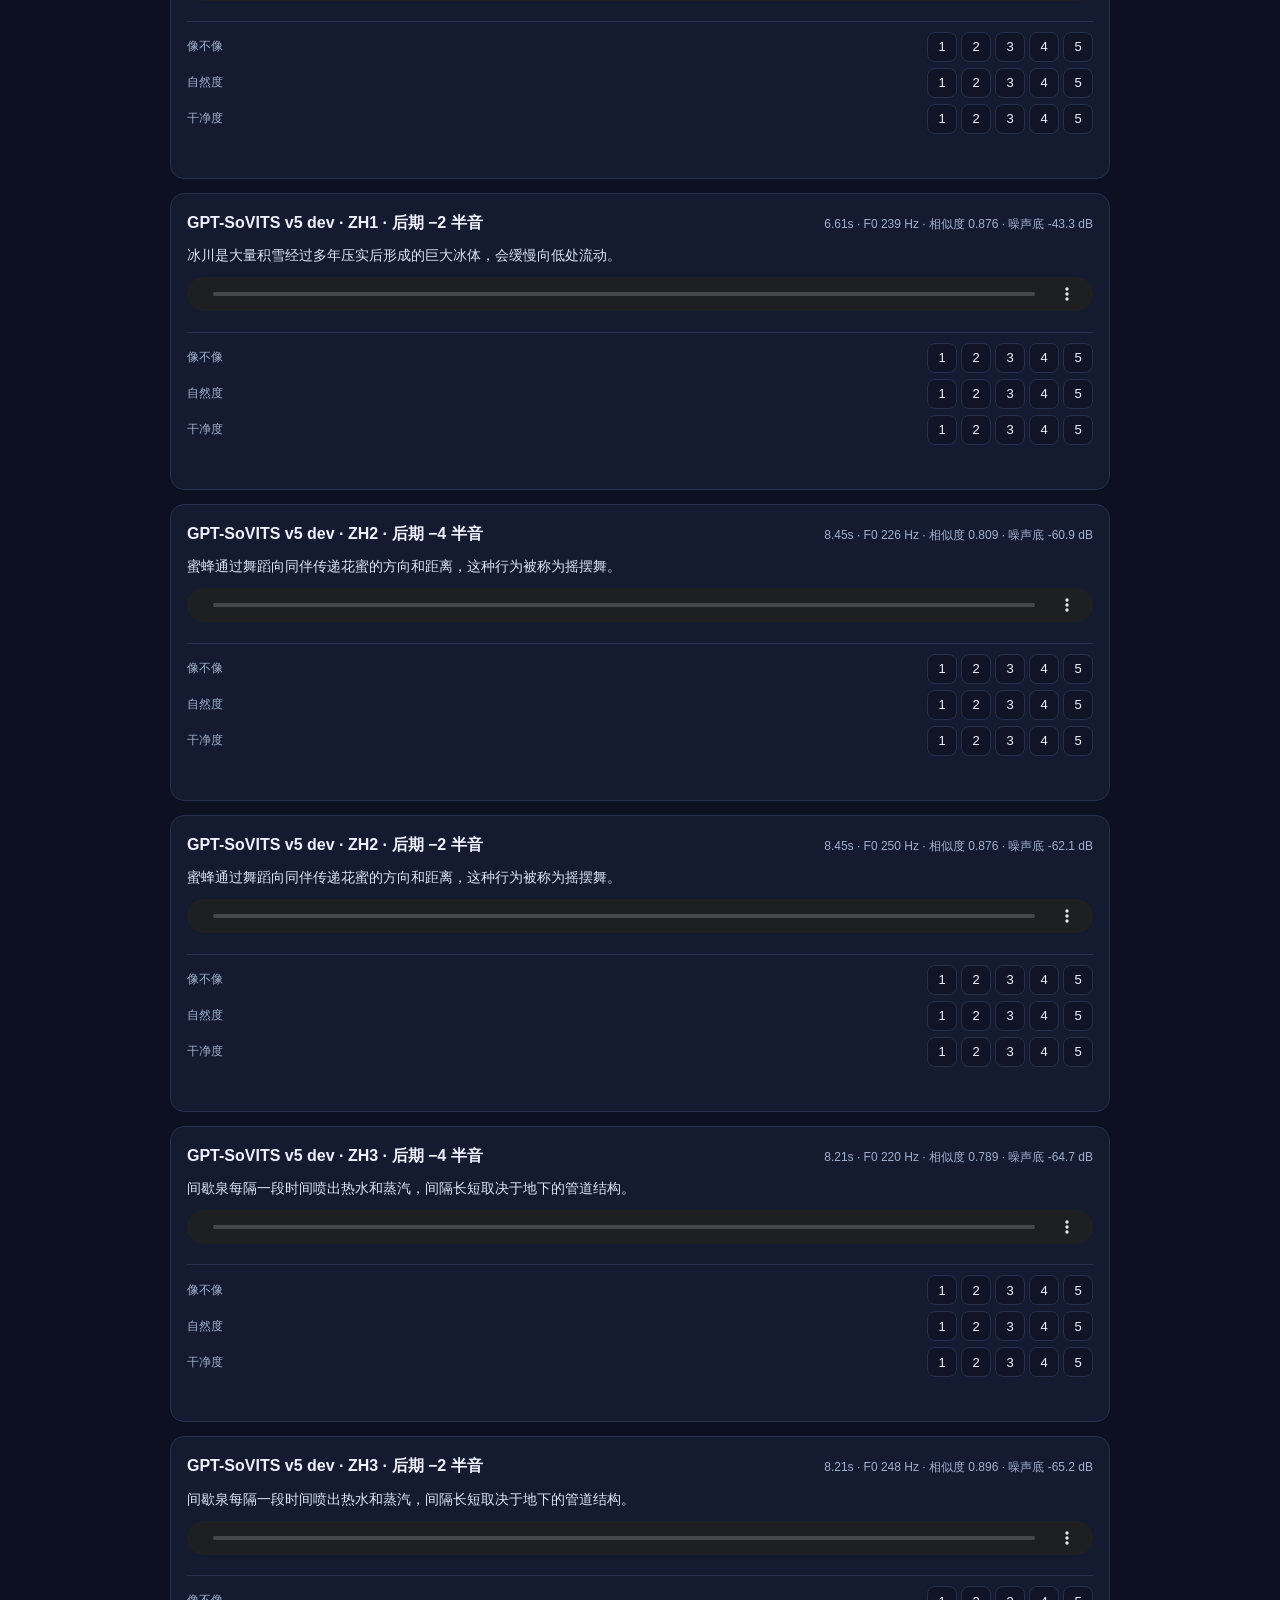
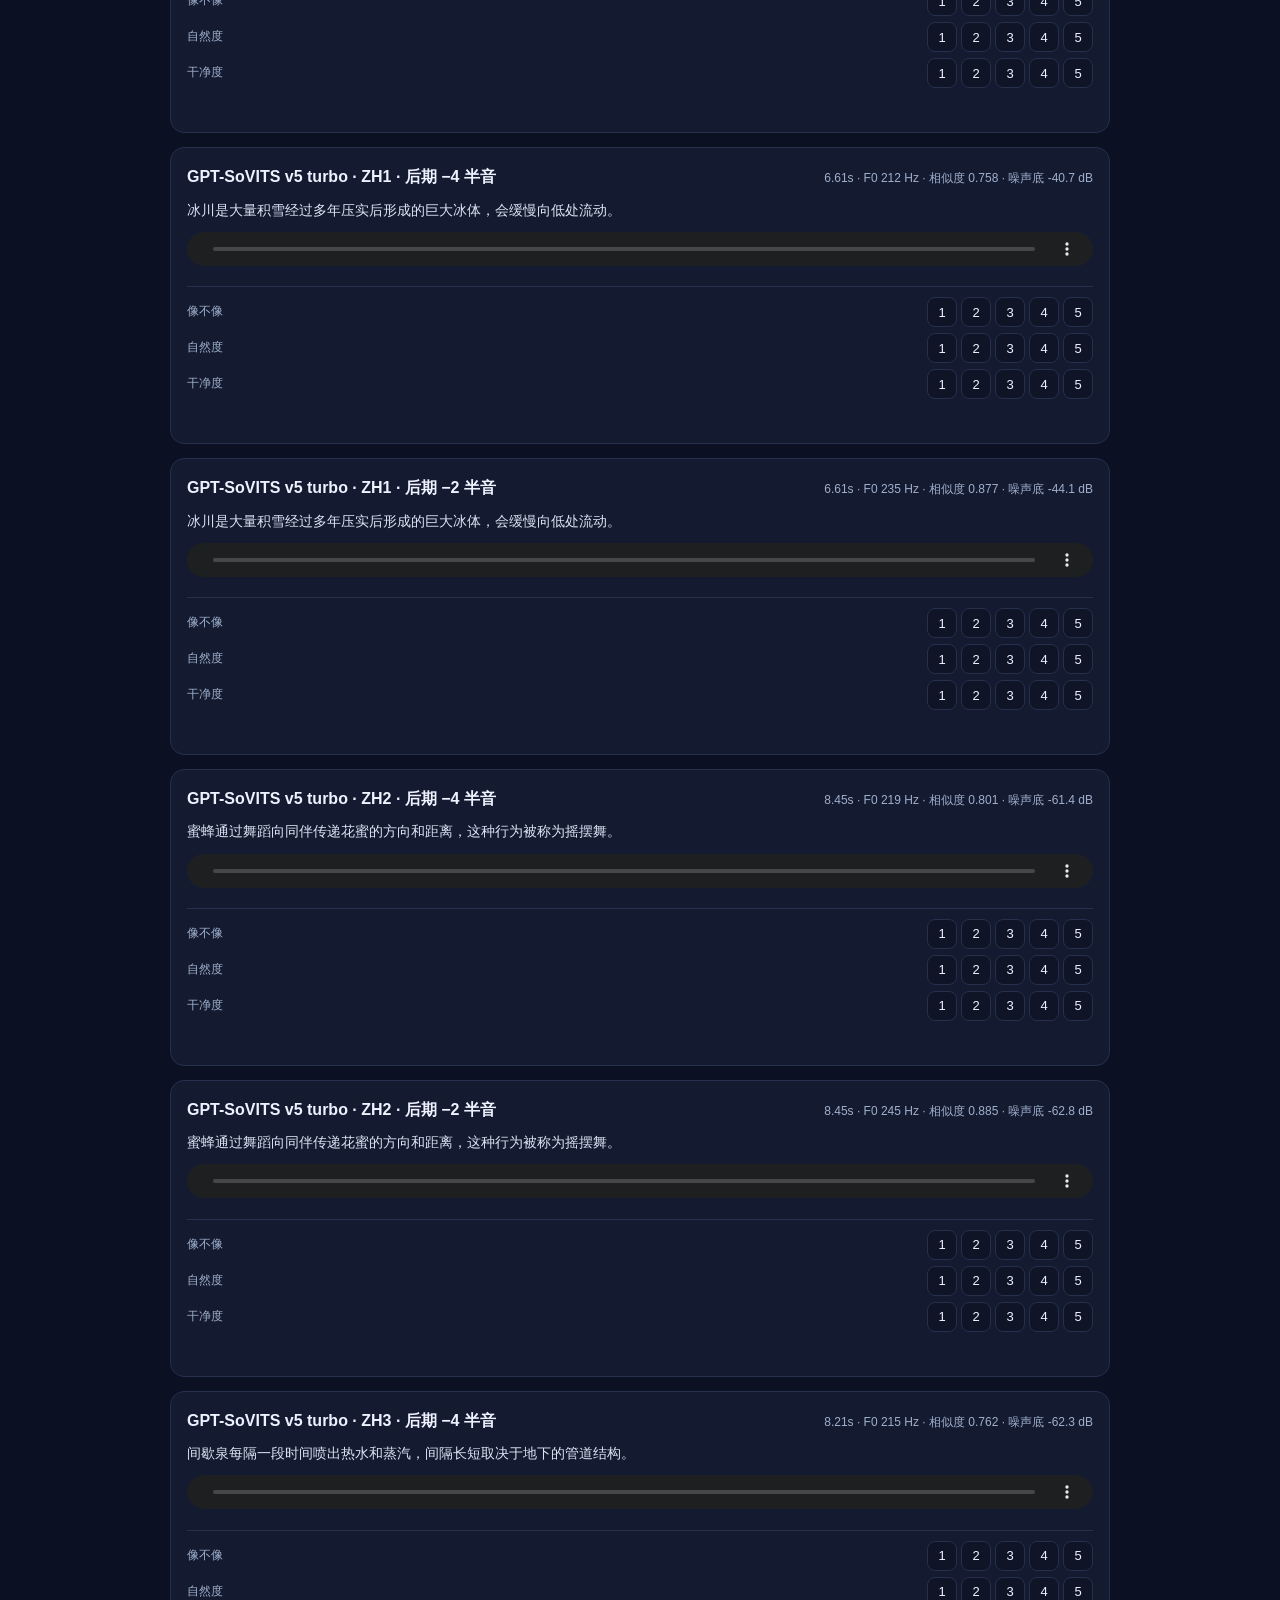
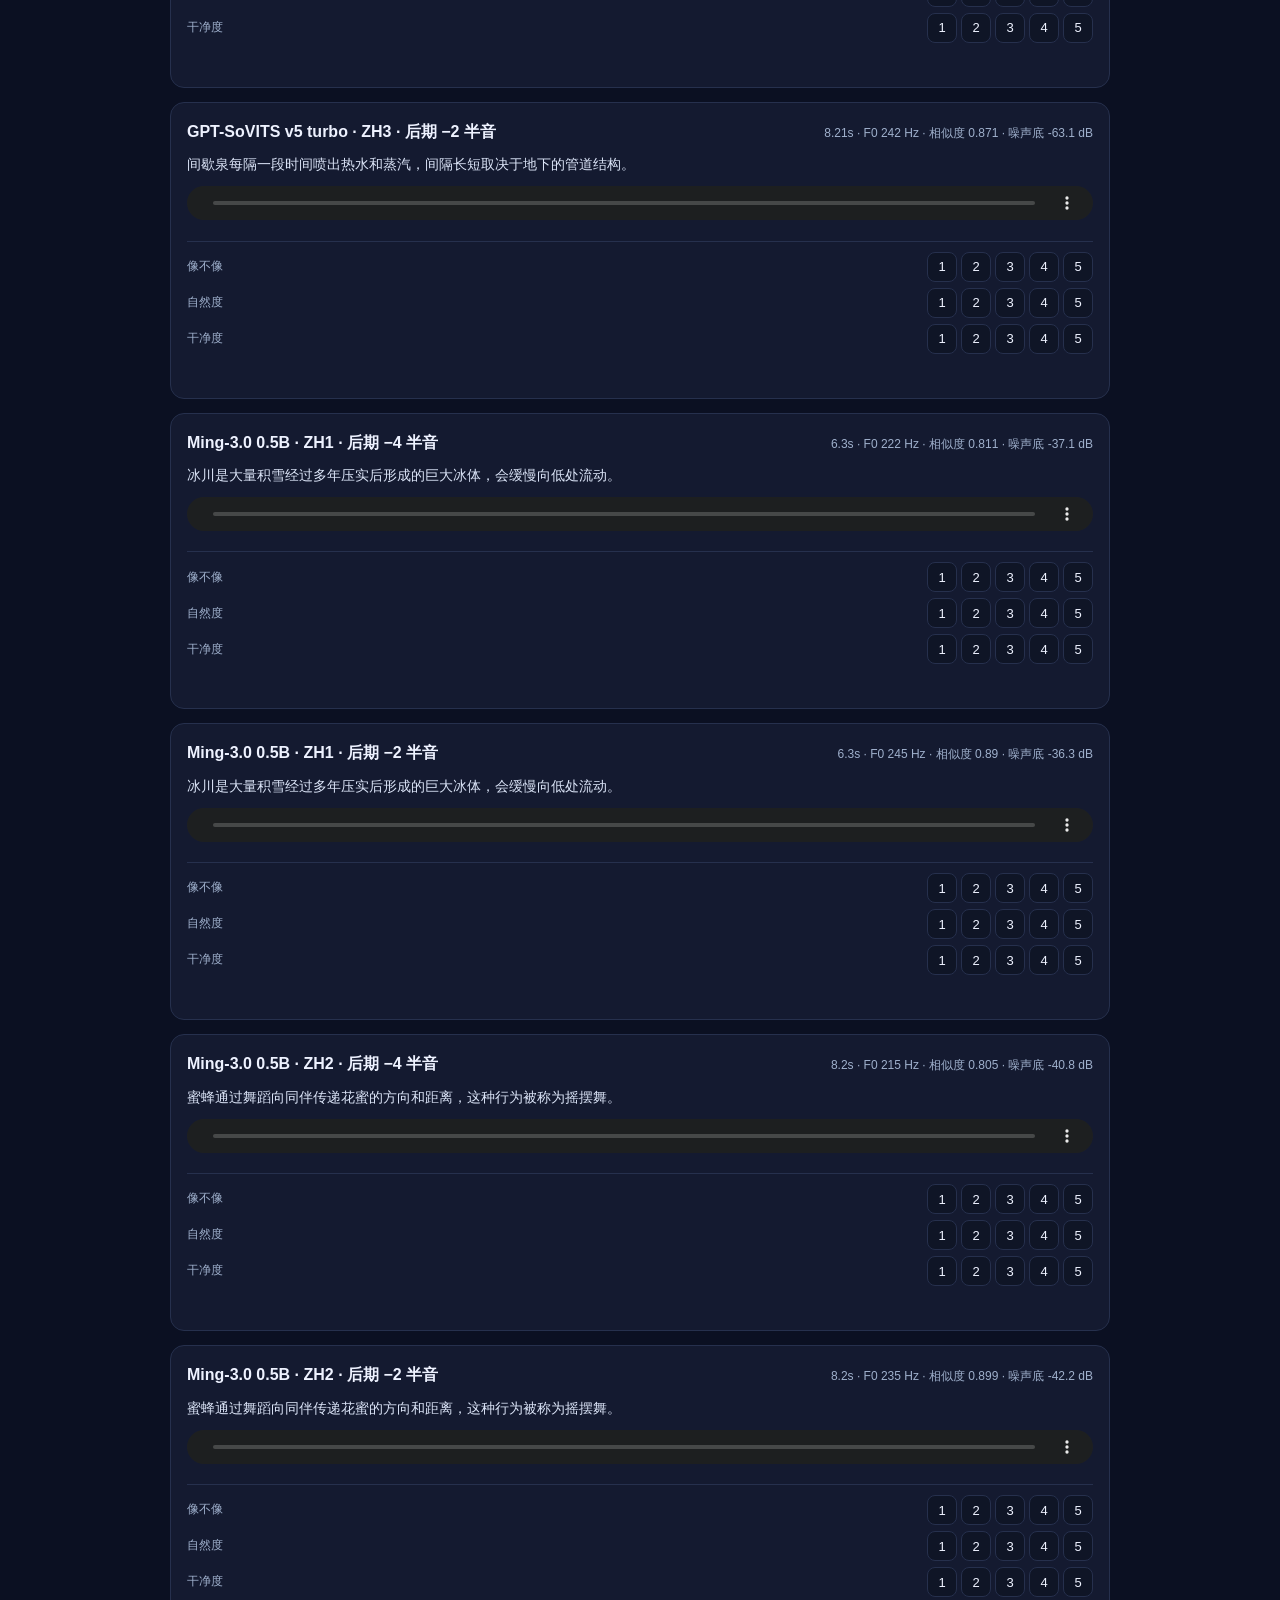
<file: gallery/vb5ef5c/index.html>
<!doctype html>
<html lang="zh-CN">
<head>
<meta charset="utf-8">
<meta name="robots" content="noindex,nofollow,noarchive">
<meta name="viewport" content="width=device-width, initial-scale=1">
<title>声音对比 — Play</title>
<style>
:root{--bg:#0b1022;--card:#141a30;--line:#26304d;--text:#eef2ff;--muted:#9fb0cc;--gold:#d4af37;--ok:#3fb27f;--warn:#c26b3a}
*{box-sizing:border-box;margin:0;padding:0}
body{background:#0b1022;color:var(--text);font:16px/1.65 -apple-system,BlinkMacSystemFont,"PingFang SC","Microsoft YaHei",sans-serif}
main{max-width:980px;margin:0 auto;padding:32px 20px 80px}
header{display:flex;justify-content:space-between;align-items:baseline;gap:16px;flex-wrap:wrap}
h1{font-size:25px}
.sub{color:var(--muted);font-size:14px;margin:8px 0 26px}
.filters{display:flex;gap:8px;flex-wrap:wrap;margin-bottom:18px}
.filters button{width:auto;padding:8px 14px;font-size:13px}
.list{display:flex;flex-direction:column;gap:14px}
article{border:1px solid var(--line);border-radius:14px;background:var(--card);padding:16px}
.top{display:flex;justify-content:space-between;gap:12px;flex-wrap:wrap;align-items:baseline}
.model{font-weight:650}
.meta{color:var(--muted);font-size:12px;font-variant-numeric:tabular-nums}
.text{color:#dbe4f7;font-size:14px;margin:8px 0 10px}
audio{width:100%;height:34px;filter:invert(0.92) hue-rotate(180deg)}
.score{display:flex;flex-direction:column;gap:6px;margin-top:12px;border-top:1px solid var(--line);padding-top:10px}
.row{display:flex;justify-content:space-between;align-items:center;gap:8px}
.row span{font-size:12px;color:var(--muted);min-width:72px}
.btns{display:flex;gap:4px}
button{cursor:pointer;width:30px;height:30px;border-radius:8px;border:1px solid var(--line);background:#0f1526;color:var(--text);font-size:13px}
button[aria-pressed=true]{background:var(--gold);color:#1a1405;border-color:var(--gold);font-weight:700}
.status{font-size:12px;color:var(--muted);min-height:16px}
.status.ok{color:var(--ok)} .status.err{color:var(--warn)}
.avg{font-size:12px;color:var(--ok)}
footer{margin-top:26px;color:var(--muted);font-size:13px}
a{color:var(--muted)}
</style>
</head>
<body>
<main>
  <header><h1>声音对比 · S.J.</h1><a href="../">← 每日图文</a></header>
  <p class="sub">声源代号 <b>S.J.</b>。同一段参考录音，五个本地模型分别生成中文与英文样本；另有两条降调路线（后期变调 / 先把参考音压低再合成）。点分数即刻记录 —— 像不像、自然度、干净度各 1–5。</p>
  <div class="filters" id="filters" role="group" aria-label="音高筛选">
    <button type="button" data-filter="all" aria-pressed="true">全部</button>
    <button type="button" data-filter="zh" aria-pressed="false">中文</button>
    <button type="button" data-filter="en" aria-pressed="false">English</button>
    <button type="button" data-filter="ref" aria-pressed="false">参考音降调</button>
  </div>
  <div class="list" id="list"></div>
  <footer id="foot">加载中…</footer>
</main>
<script src="voice.js"></script>
</body>
</html>
</file>
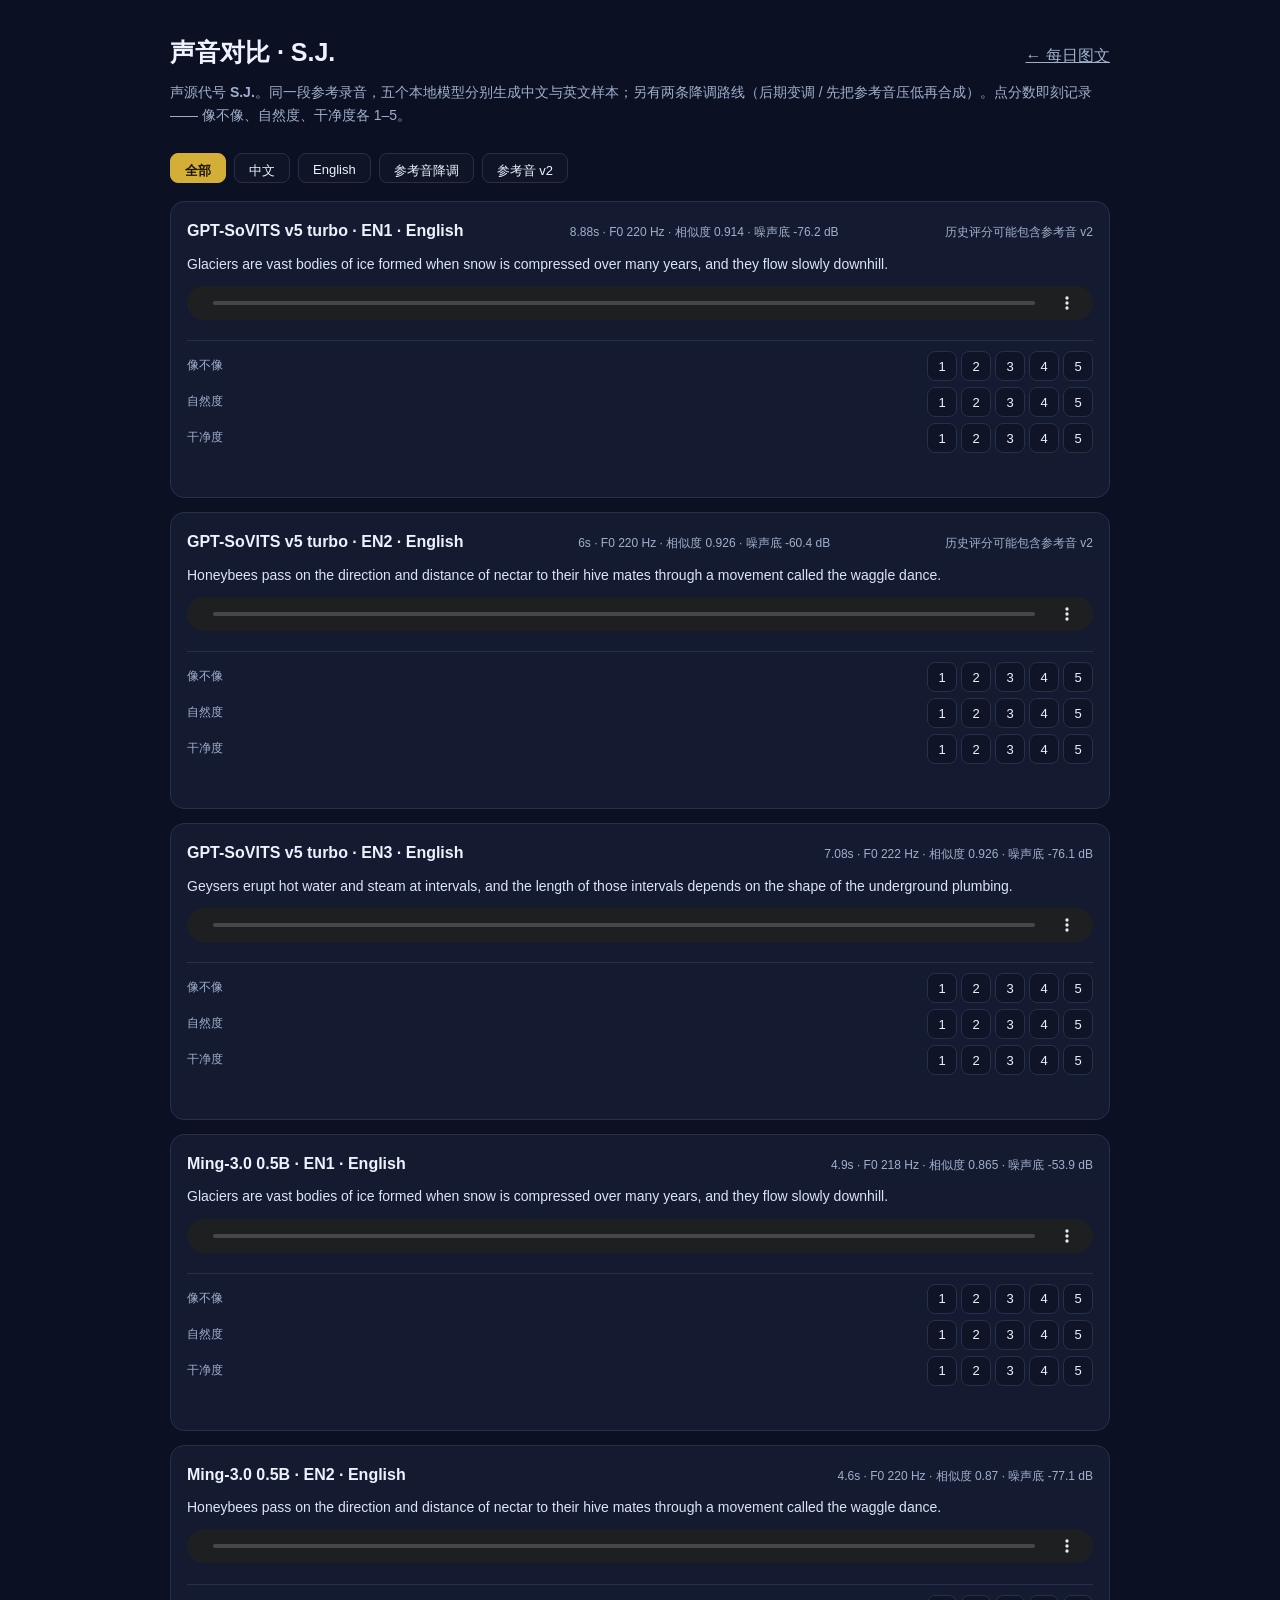
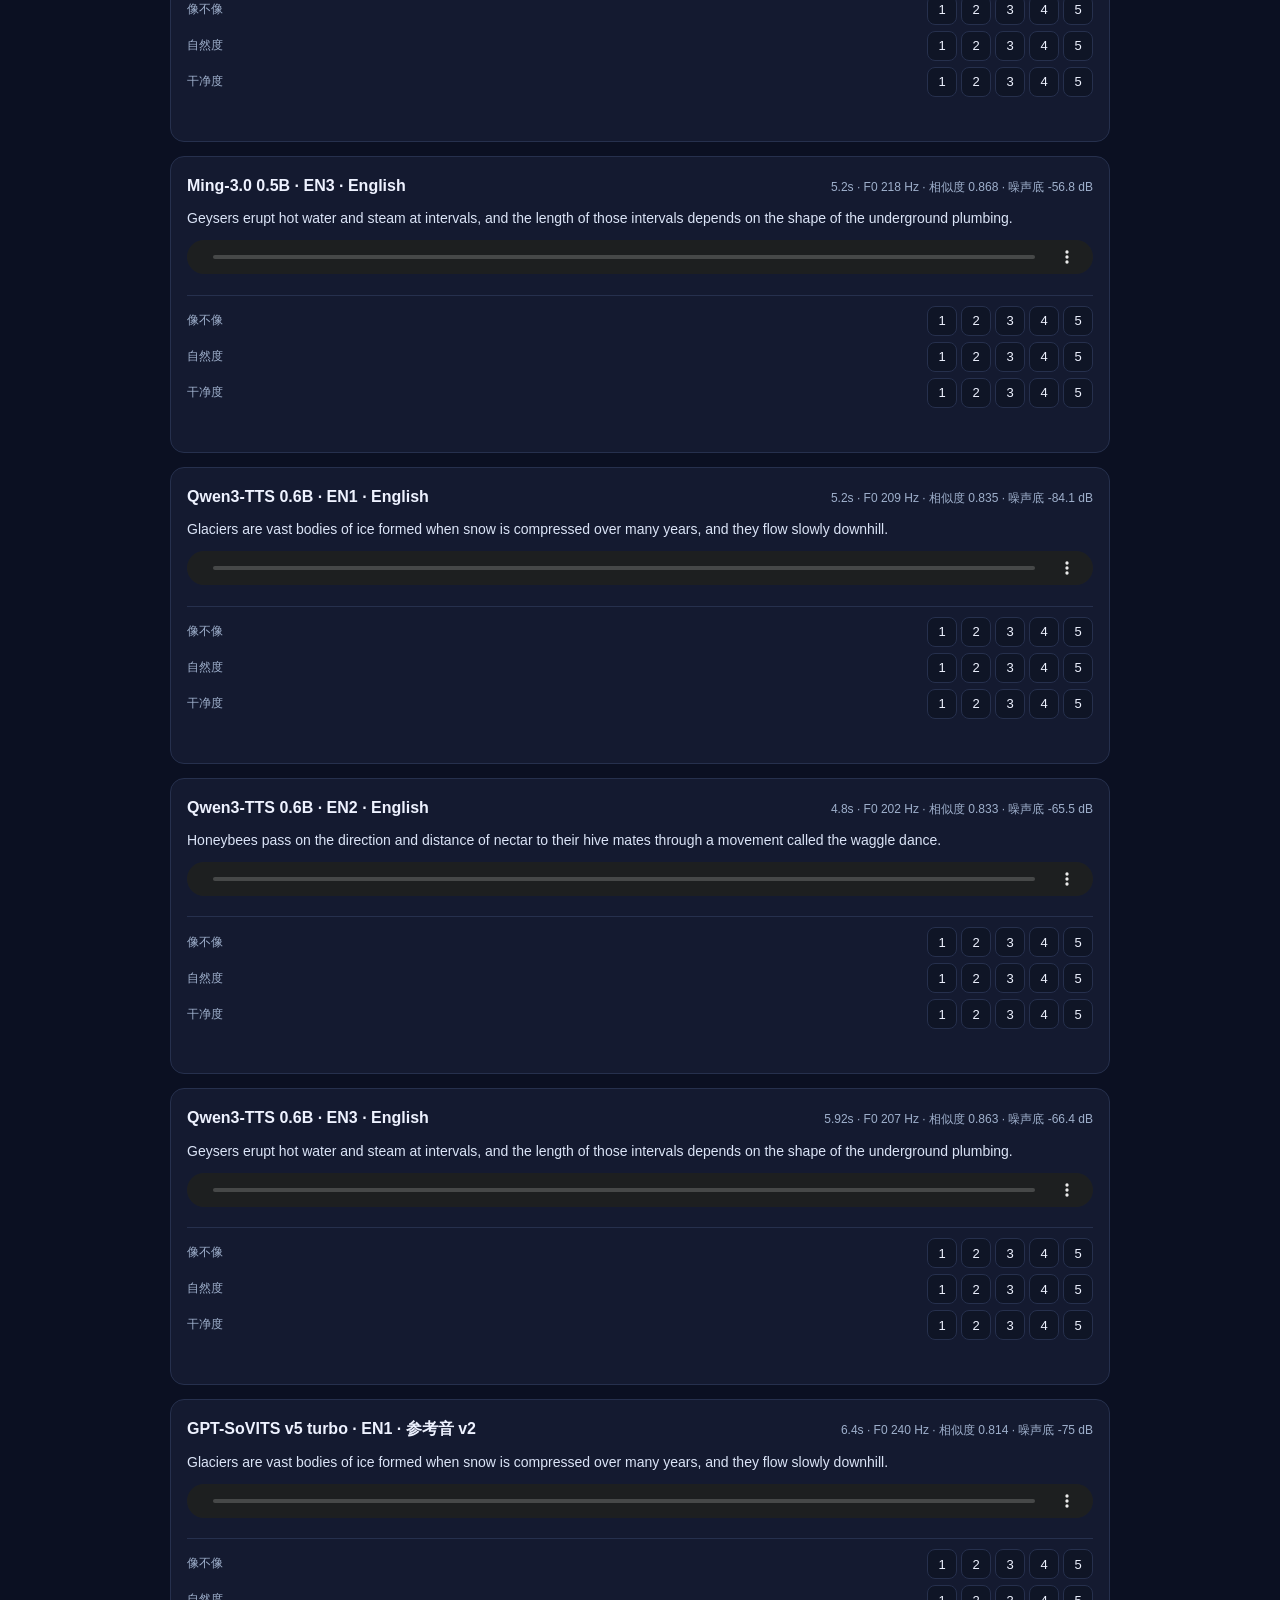
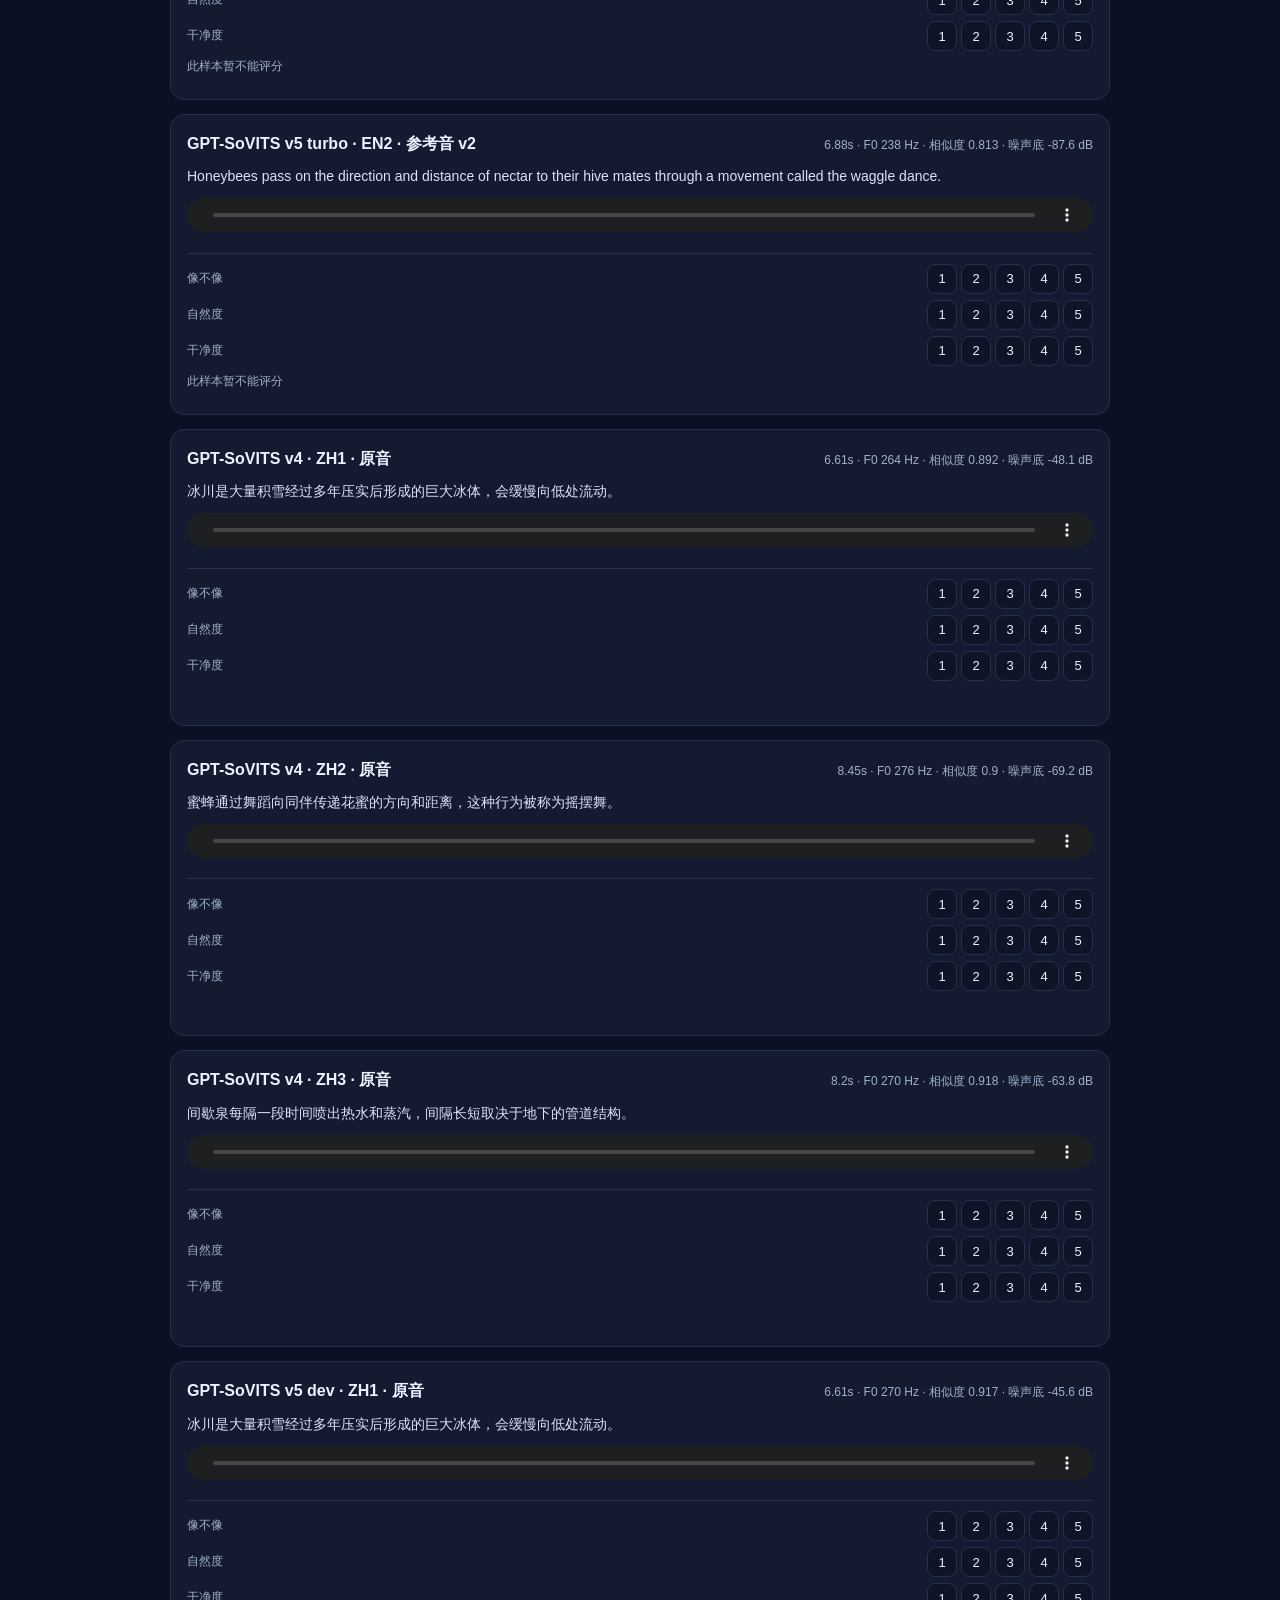
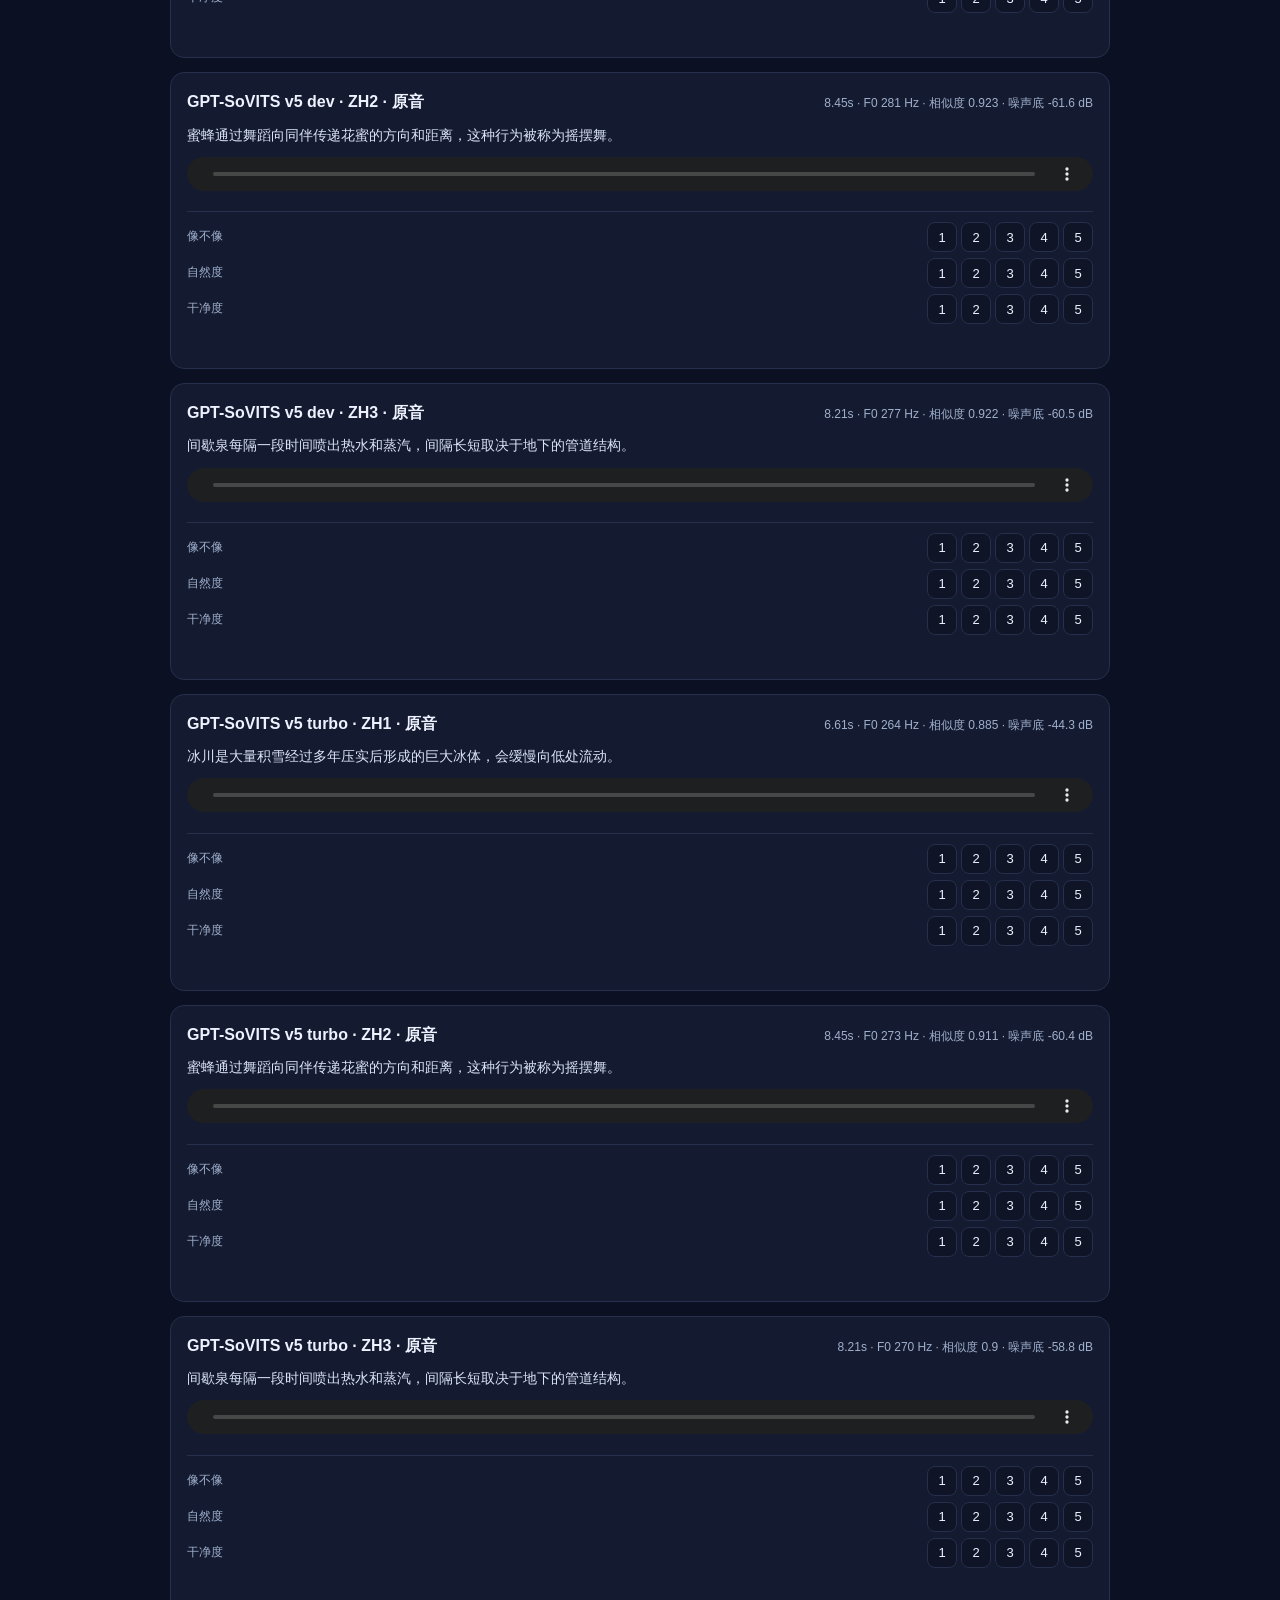
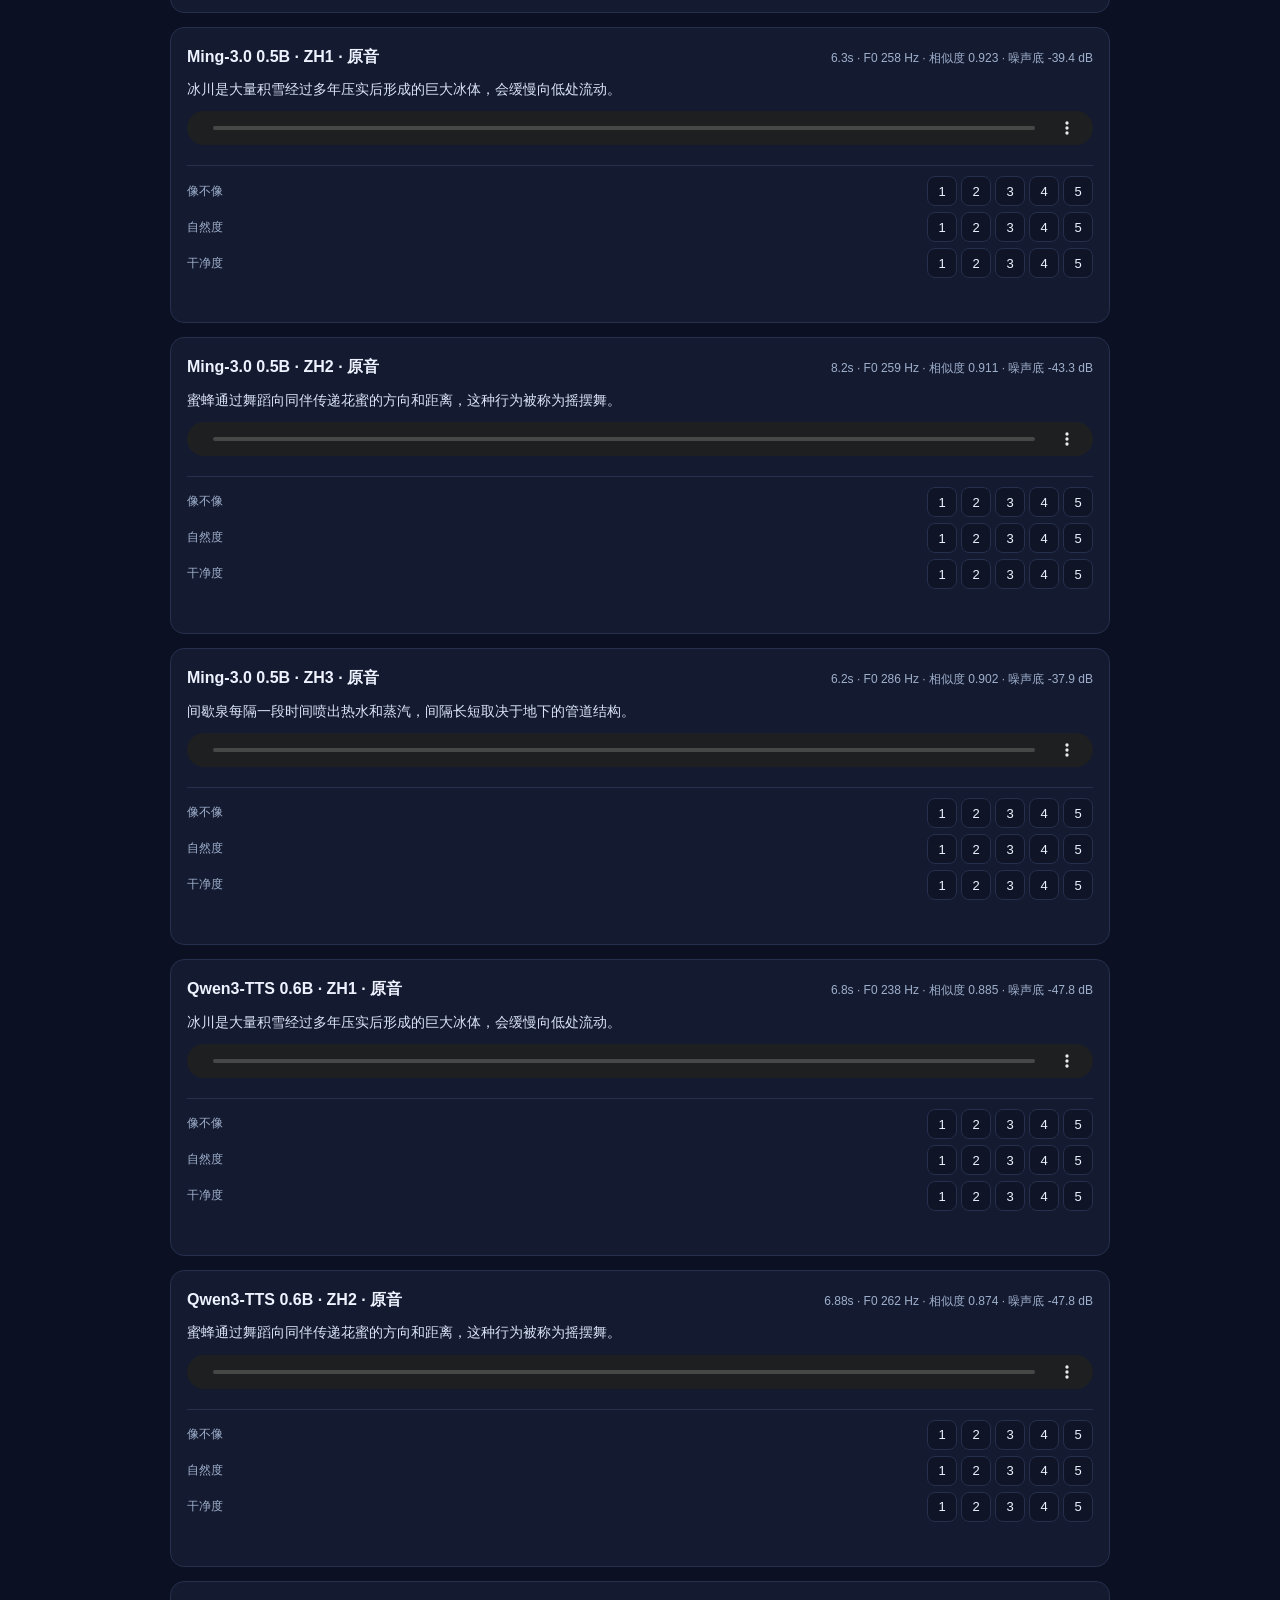
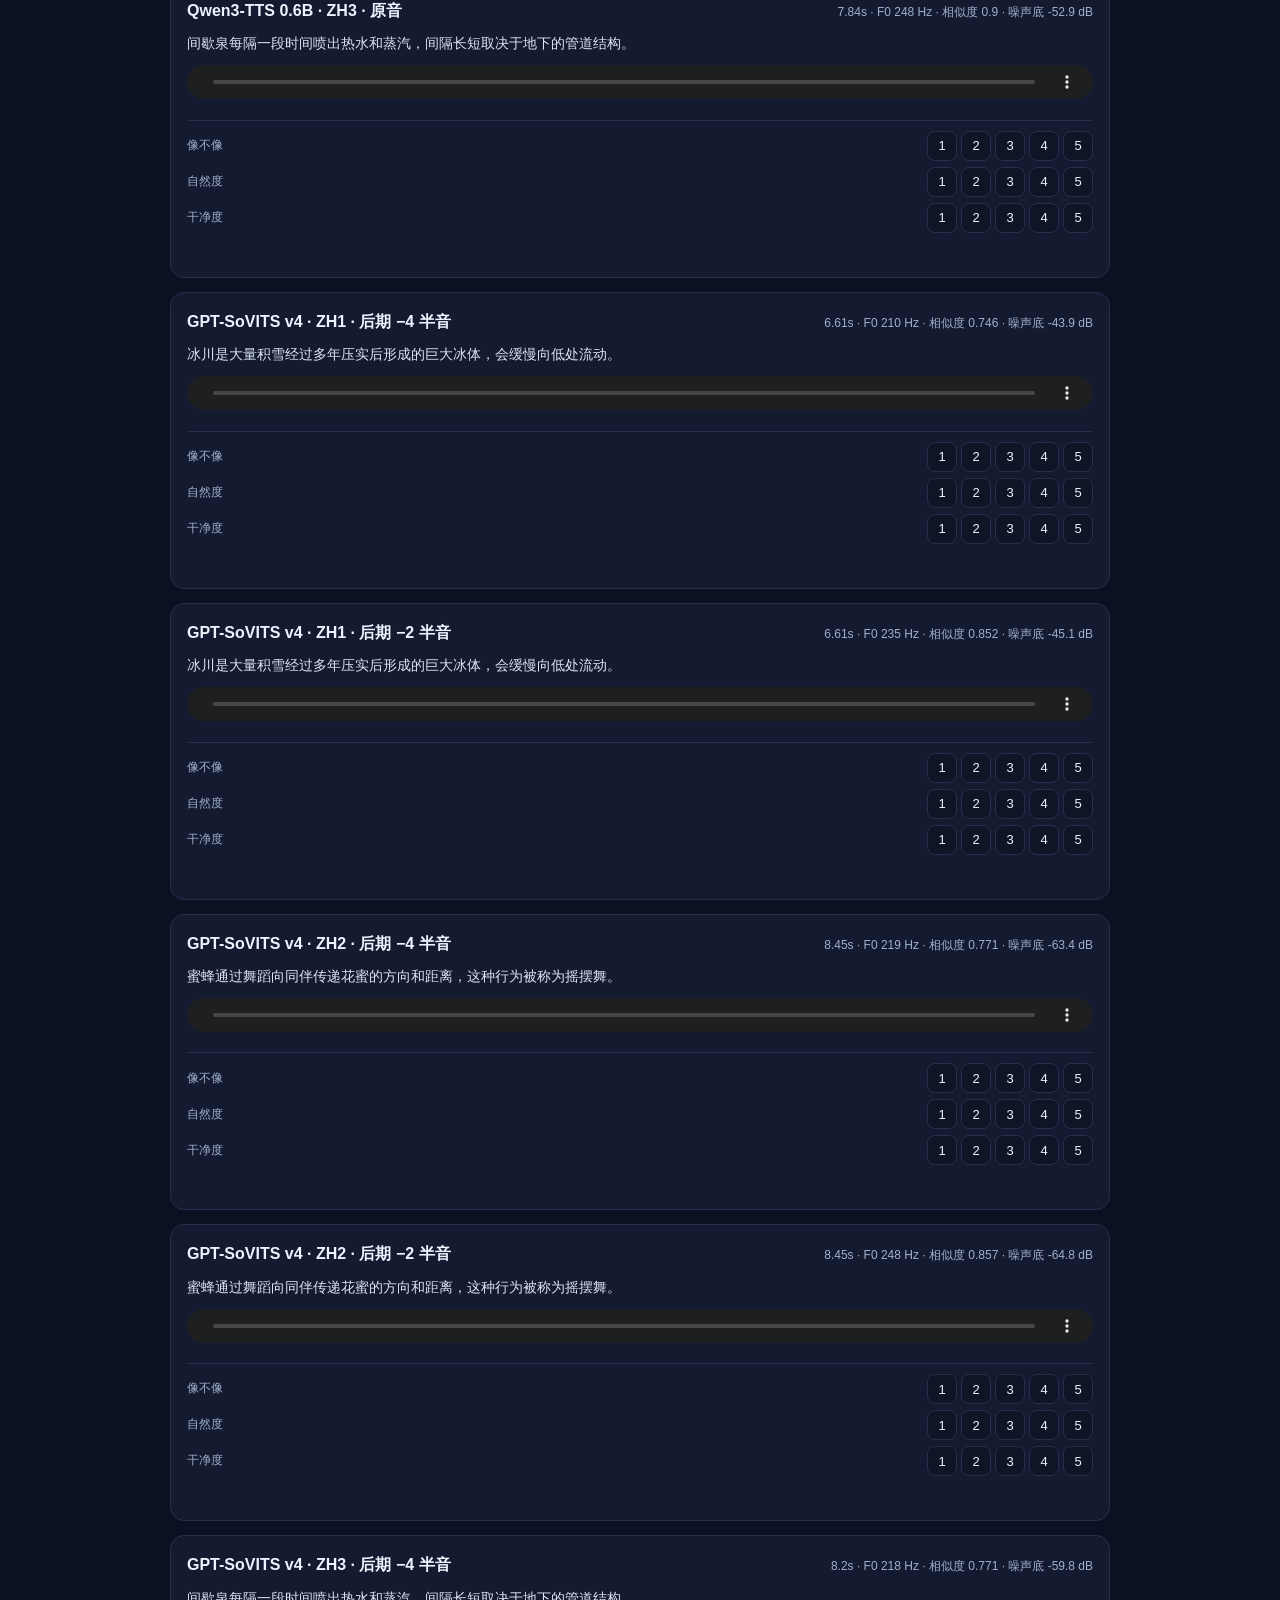
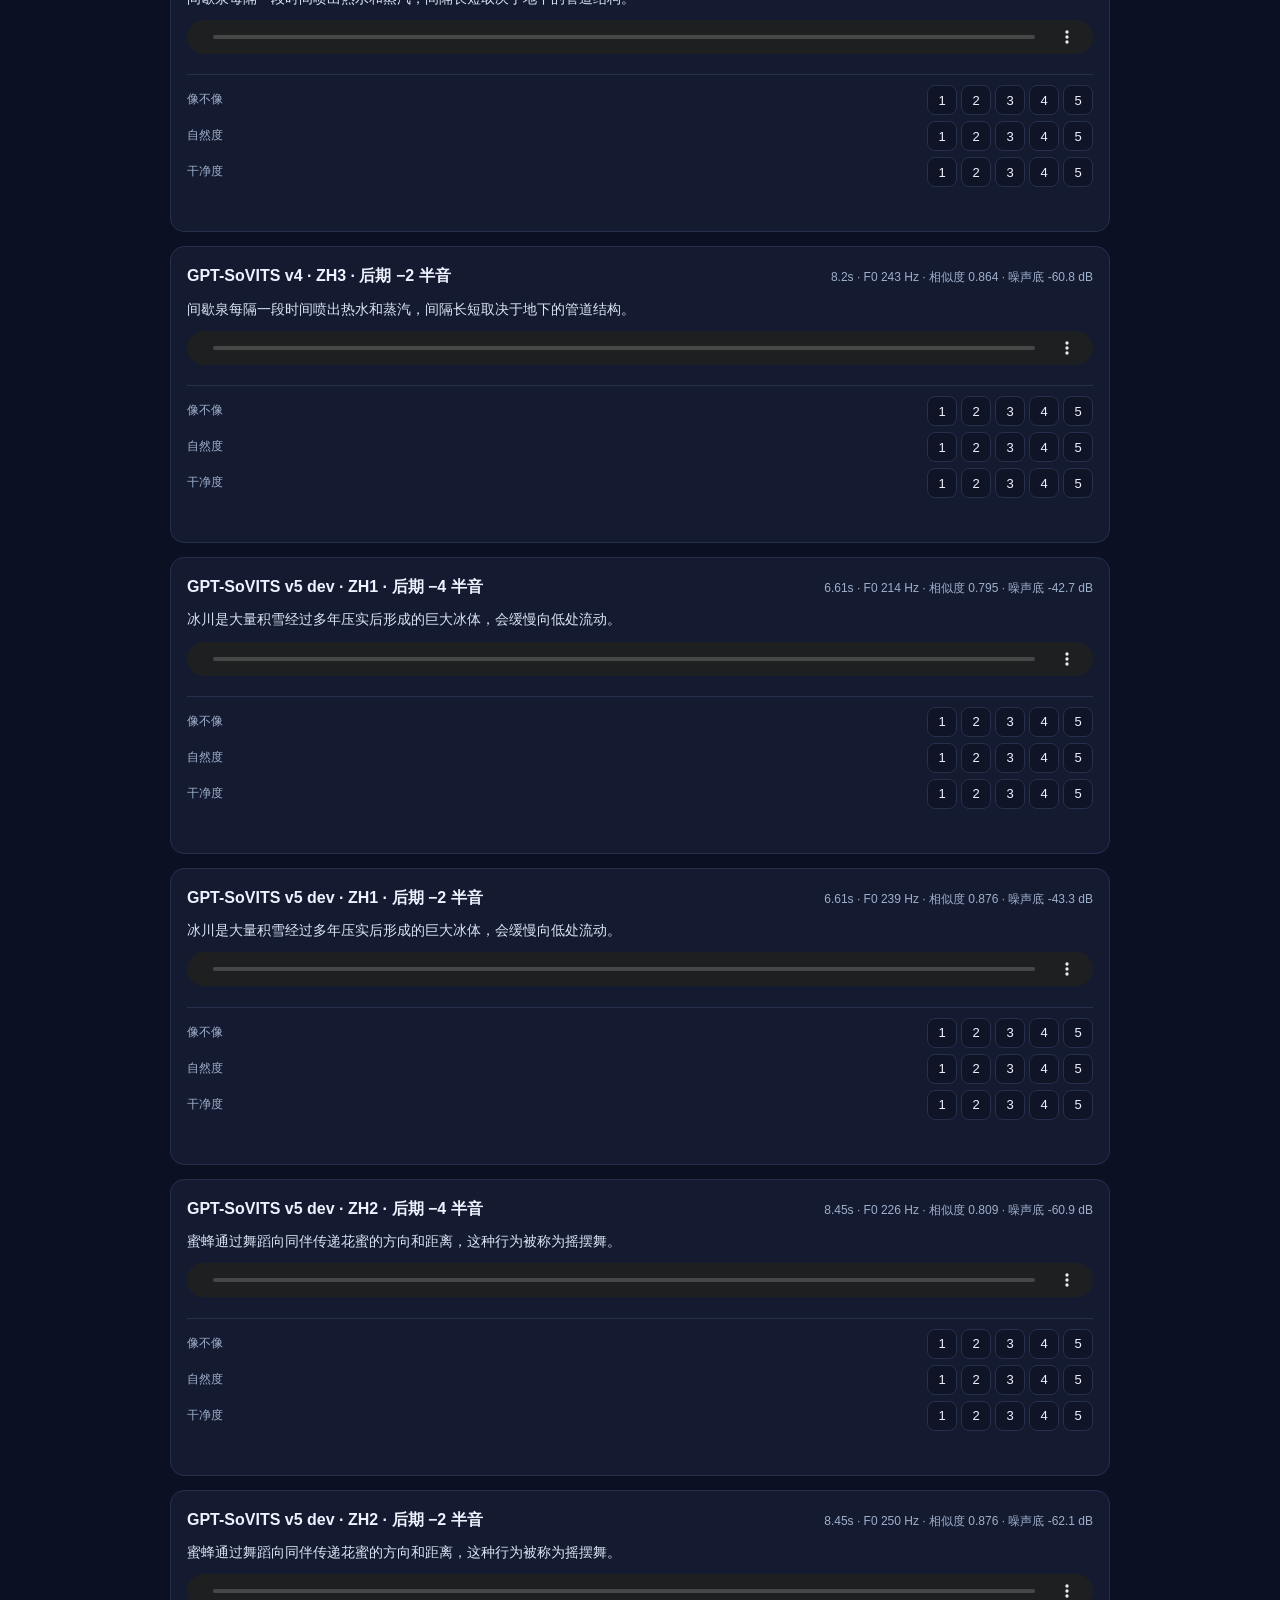
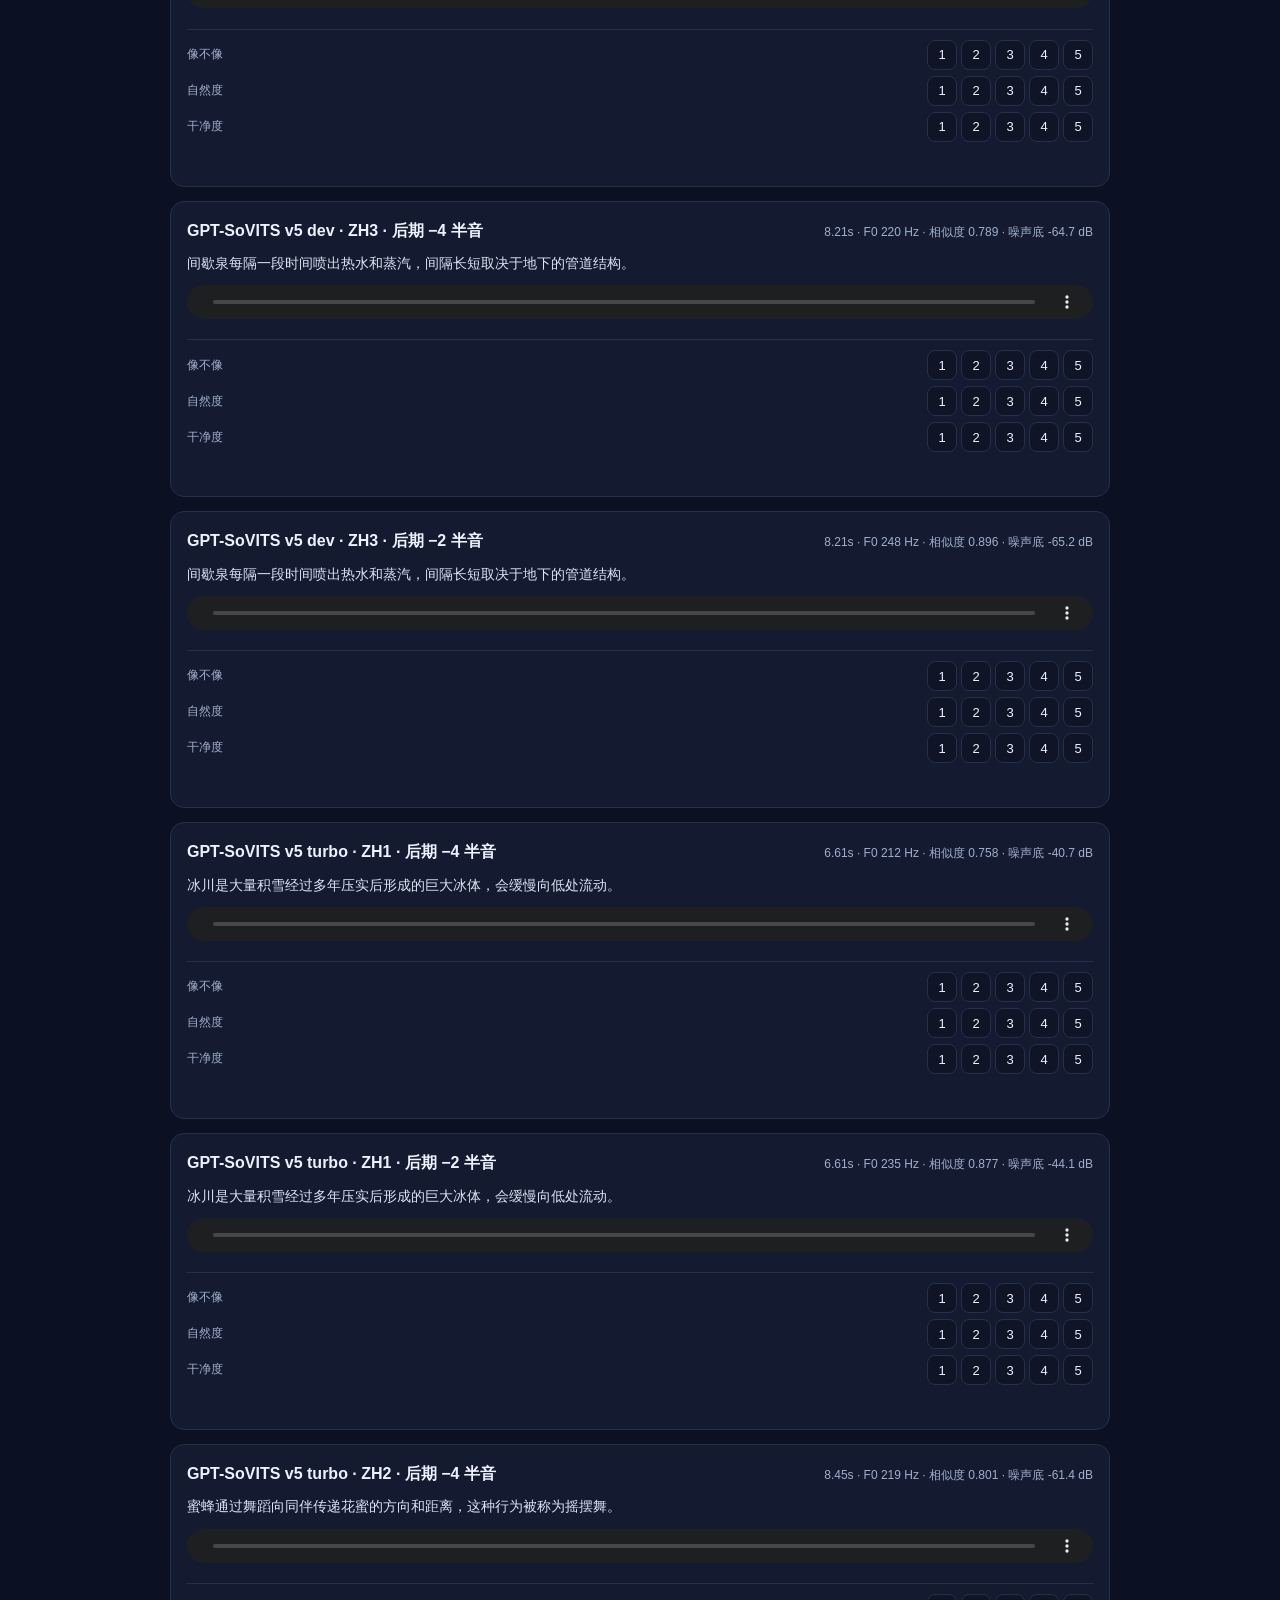
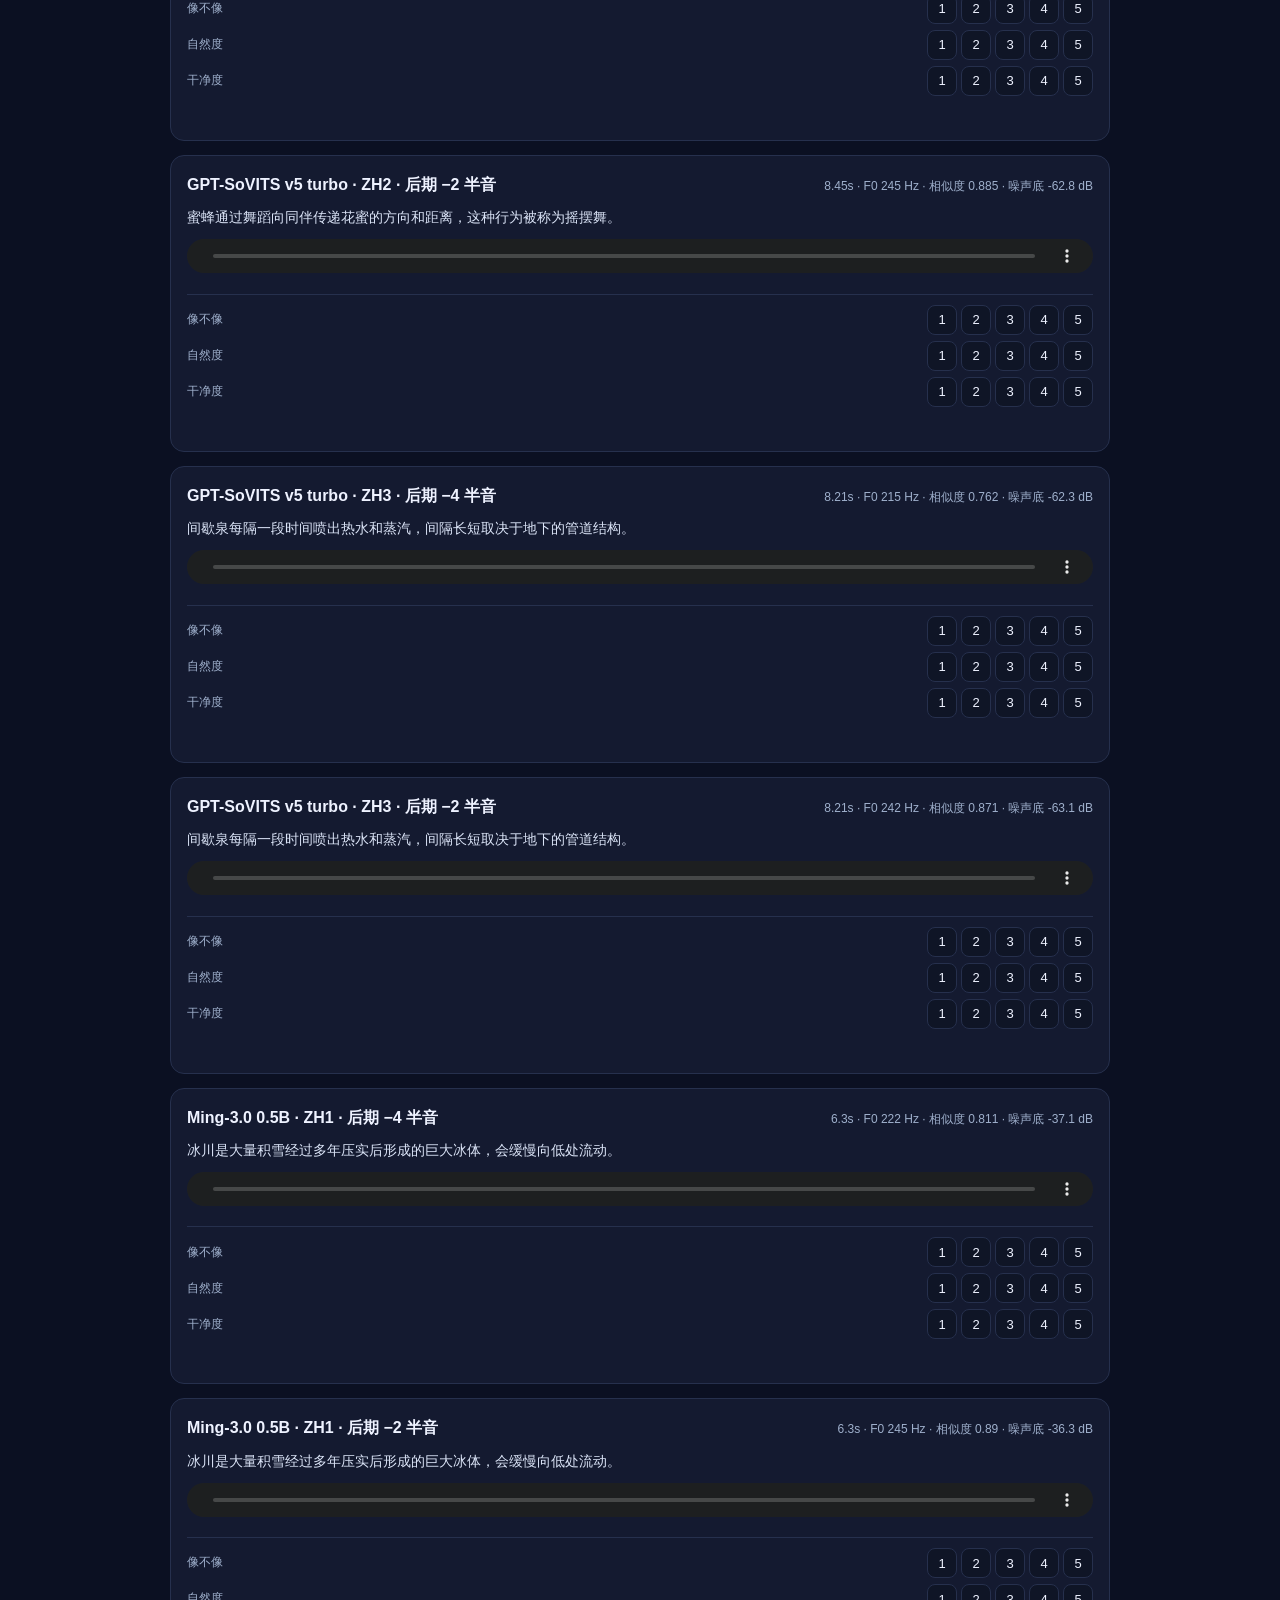
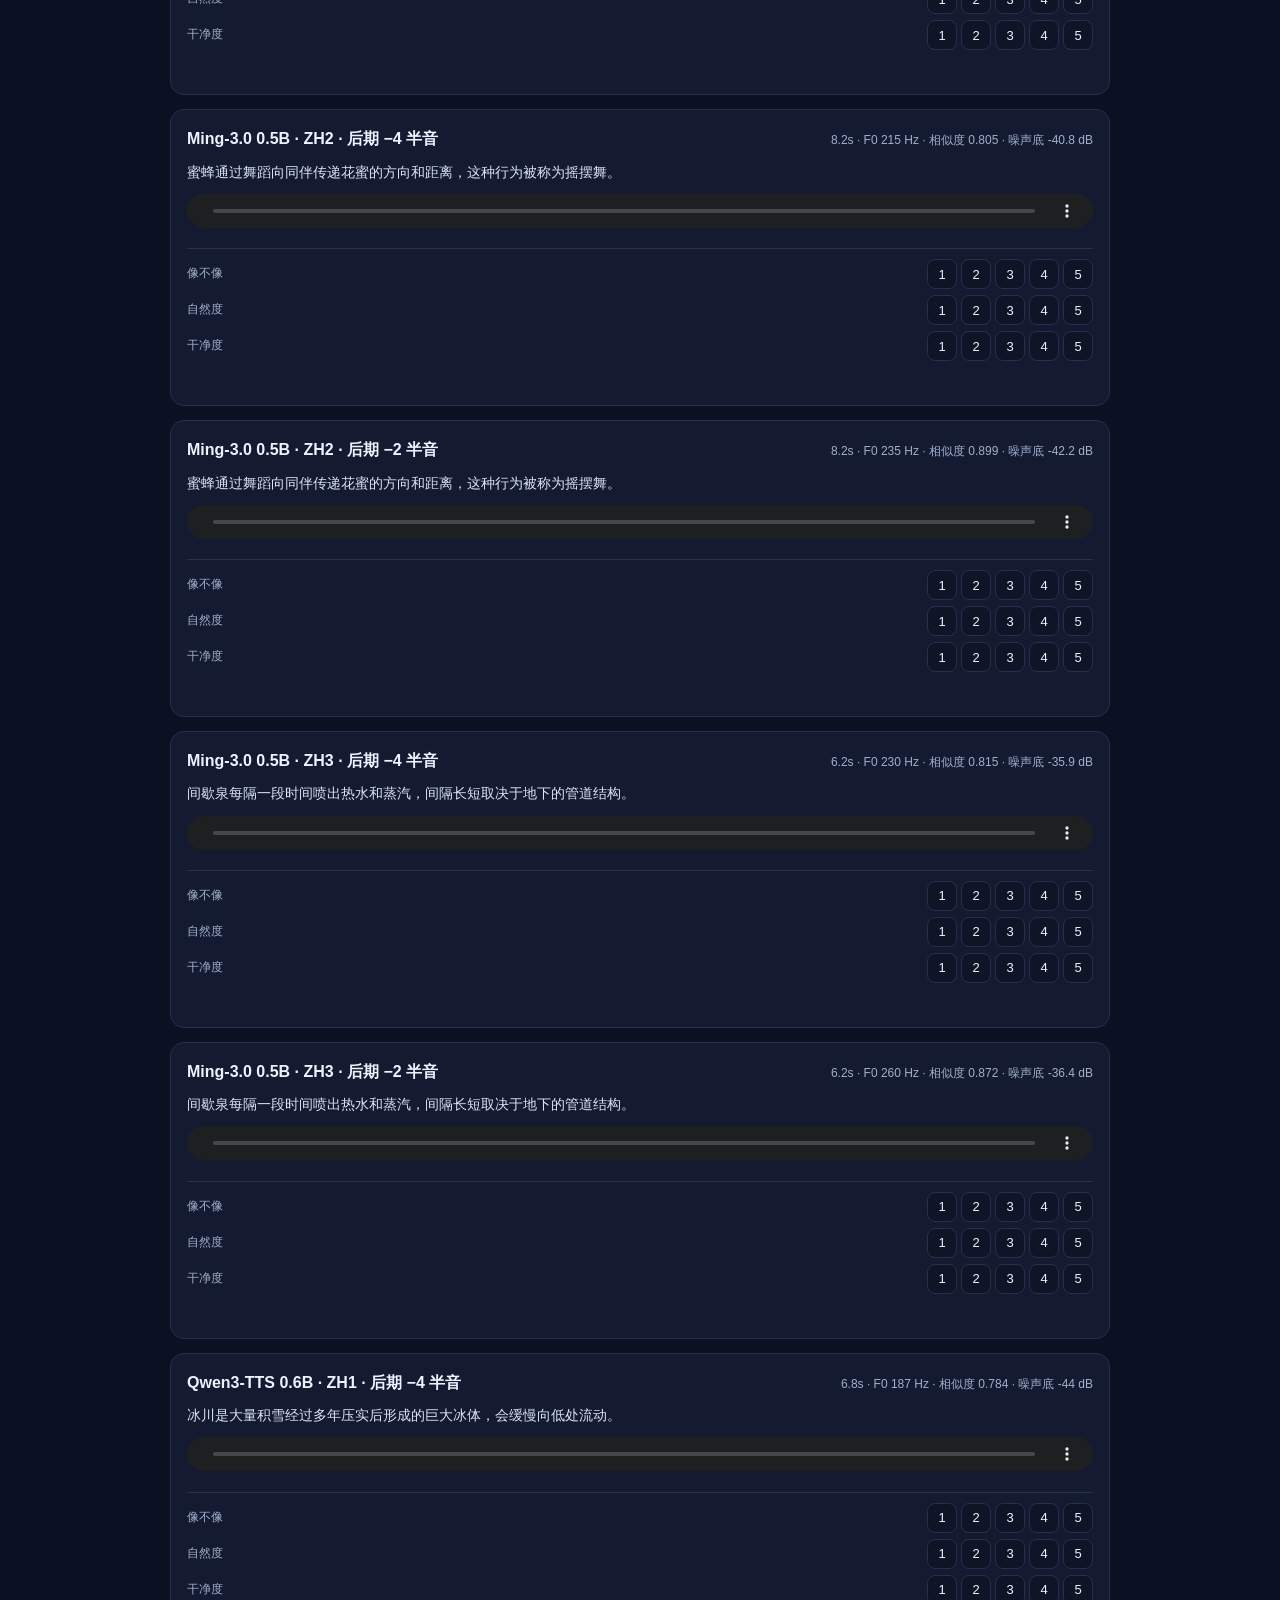
<file: gallery/voice/index.html>
<!doctype html>
<html lang="zh-CN">
<head>
<meta charset="utf-8">
<meta name="viewport" content="width=device-width, initial-scale=1">
<title>声音对比 — Play</title>
<style>
:root{--bg:#0b1022;--card:#141a30;--line:#26304d;--text:#eef2ff;--muted:#9fb0cc;--gold:#d4af37;--ok:#3fb27f;--warn:#c26b3a}
*{box-sizing:border-box;margin:0;padding:0}
body{background:#0b1022;color:var(--text);font:16px/1.65 -apple-system,BlinkMacSystemFont,"PingFang SC","Microsoft YaHei",sans-serif}
main{max-width:980px;margin:0 auto;padding:32px 20px 80px}
header{display:flex;justify-content:space-between;align-items:baseline;gap:16px;flex-wrap:wrap}
h1{font-size:25px}
.sub{color:var(--muted);font-size:14px;margin:8px 0 26px}
.filters{display:flex;gap:8px;flex-wrap:wrap;margin-bottom:18px}
.filters button{width:auto;padding:8px 14px;font-size:13px}
.list{display:flex;flex-direction:column;gap:14px}
article{border:1px solid var(--line);border-radius:14px;background:var(--card);padding:16px}
.top{display:flex;justify-content:space-between;gap:12px;flex-wrap:wrap;align-items:baseline}
.model{font-weight:650}
.meta{color:var(--muted);font-size:12px;font-variant-numeric:tabular-nums}
.text{color:#dbe4f7;font-size:14px;margin:8px 0 10px}
audio{width:100%;height:34px;filter:invert(0.92) hue-rotate(180deg)}
.score{display:flex;flex-direction:column;gap:6px;margin-top:12px;border-top:1px solid var(--line);padding-top:10px}
.row{display:flex;justify-content:space-between;align-items:center;gap:8px}
.row span{font-size:12px;color:var(--muted);min-width:72px}
.btns{display:flex;gap:4px}
button{cursor:pointer;width:30px;height:30px;border-radius:8px;border:1px solid var(--line);background:#0f1526;color:var(--text);font-size:13px}
button[aria-pressed=true]{background:var(--gold);color:#1a1405;border-color:var(--gold);font-weight:700}
.status{font-size:12px;color:var(--muted);min-height:16px}
.status.ok{color:var(--ok)} .status.err{color:var(--warn)}
.avg{font-size:12px;color:var(--ok)}
footer{margin-top:26px;color:var(--muted);font-size:13px}
a{color:var(--muted)}
</style>
</head>
<body>
<main>
  <header><h1>声音对比 · S.J.</h1><a href="../">← 每日图文</a></header>
  <p class="sub">声源代号 <b>S.J.</b>。同一段参考录音，五个本地模型分别生成中文与英文样本；另有两条降调路线（后期变调 / 先把参考音压低再合成）。点分数即刻记录 —— 像不像、自然度、干净度各 1–5。</p>
  <div class="filters" id="filters" role="group" aria-label="样本筛选">
    <button type="button" data-filter="all" aria-pressed="true">全部</button>
    <button type="button" data-filter="zh" aria-pressed="false">中文</button>
    <button type="button" data-filter="en" aria-pressed="false">English</button>
    <button type="button" data-filter="ref" aria-pressed="false">参考音降调</button>
    <button type="button" data-filter="refv2" aria-pressed="false">参考音 v2</button>
  </div>
  <div class="list" id="list"></div>
  <footer id="foot">加载中…</footer>
</main>
<script type="module" src="voice.js"></script>
</body>
</html>
</file>
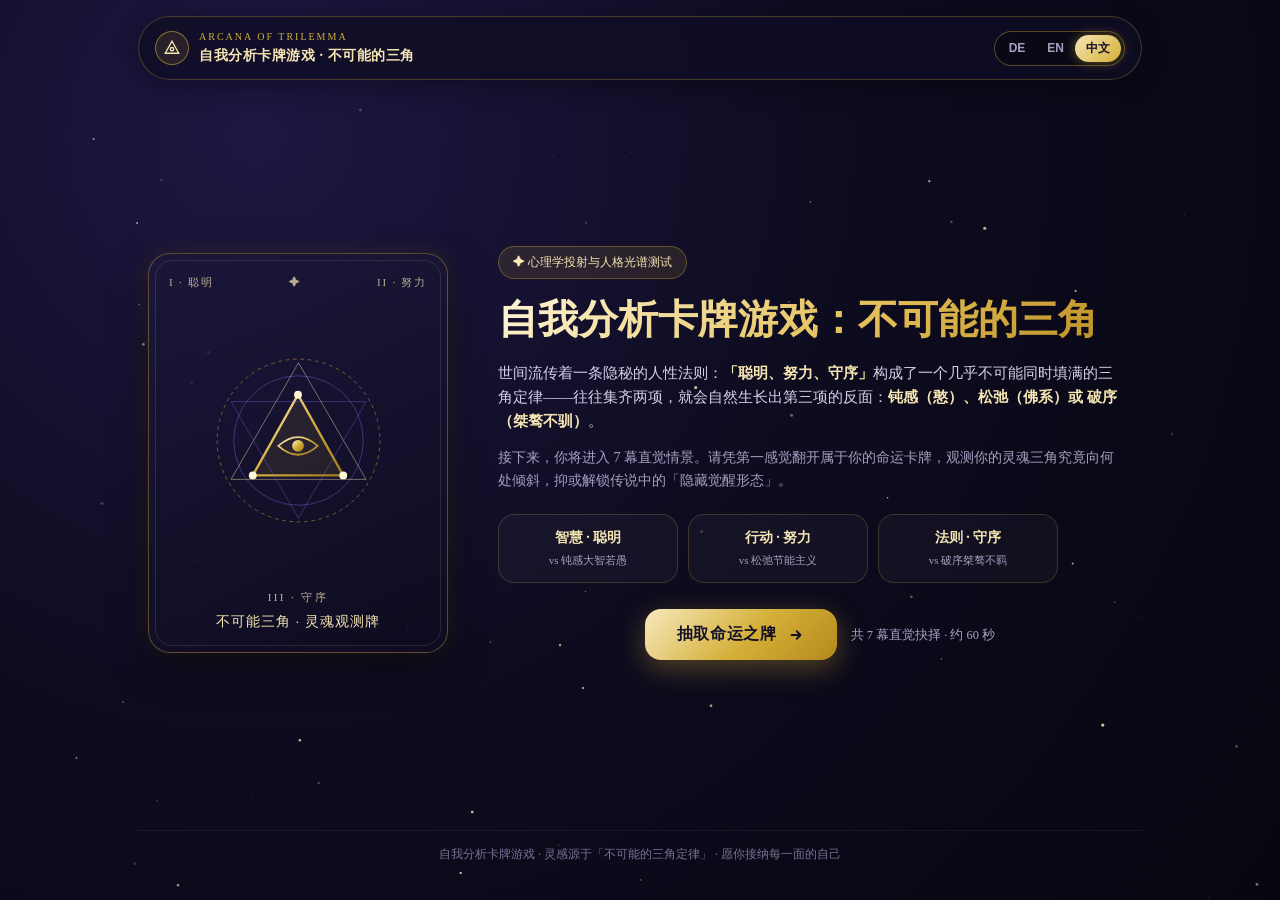
<file: games/triangle/index.html>
<!DOCTYPE html>
<html lang="zh-CN">
<head>
  <meta charset="UTF-8" />
  <meta name="viewport" content="width=device-width, initial-scale=1.0" />
  <title>自我分析卡牌游戏 · 不可能的三角</title>
  <style>
    :root {
      --bg-deep: #090814;
      --bg-mid: #13102b;
      --bg-card: rgba(20, 17, 44, 0.88);
      --gold-light: #f6e6b4;
      --gold-main: #d4af37;
      --gold-dark: #9c7a1c;
      --text-main: #f8f4e8;
      --text-muted: #a6a0c2;
      --accent-purple: #7c5dfa;
      --radius-xl: 22px;
      --radius-lg: 16px;
      --shadow-gold: 0 12px 36px rgba(0, 0, 0, 0.55), 0 0 24px rgba(212, 175, 55, 0.14);
    }

    * {
      box-sizing: border-box;
      margin: 0;
      padding: 0;
      -webkit-tap-highlight-color: transparent;
    }

    html, body {
      min-height: 100%;
      background: radial-gradient(circle at 20% 15%, #1d1742 0%, #0d0b1e 48%, #070610 100%);
      color: var(--text-main);
      font-family: -apple-system, BlinkMacSystemFont, "Segoe UI", "PingFang SC", "Hiragino Sans GB", "Microsoft YaHei", Georgia, serif;
      overflow-x: hidden;
      line-height: 1.6;
    }

    /* 背景星空画布 */
    #starfield {
      position: fixed;
      inset: 0;
      width: 100%;
      height: 100%;
      pointer-events: none;
      z-index: 0;
    }

    /* 主容器 */
    .app-shell {
      position: relative;
      z-index: 1;
      max-width: 1040px;
      min-height: 100vh;
      margin: 0 auto;
      padding: 16px 18px 36px;
      display: flex;
      flex-direction: column;
    }

    /* 顶部固定状态栏 */
    .topbar {
      display: flex;
      flex-wrap: wrap;
      align-items: center;
      justify-content: space-between;
      gap: 12px;
      padding: 12px 16px;
      margin-bottom: 24px;
      background: rgba(16, 13, 36, 0.78);
      border: 1px solid rgba(212, 175, 55, 0.28);
      border-radius: 999px;
      backdrop-filter: blur(12px);
      box-shadow: 0 6px 24px rgba(0, 0, 0, 0.35);
    }

    .brand-group {
      display: flex;
      align-items: center;
      gap: 10px;
      min-width: 0;
    }

    .brand-emblem {
      width: 34px;
      height: 34px;
      border-radius: 50%;
      border: 1px solid rgba(212, 175, 55, 0.55);
      background: rgba(212, 175, 55, 0.12);
      display: flex;
      align-items: center;
      justify-content: center;
      flex-shrink: 0;
      color: var(--gold-light);
    }

    .brand-text-wrap {
      display: flex;
      flex-direction: column;
    }

    .brand-sub {
      font-size: 10px;
      letter-spacing: 0.2em;
      text-transform: uppercase;
      color: var(--gold-main);
    }

    .brand-title {
      font-size: 14px;
      font-weight: 600;
      color: var(--gold-light);
      letter-spacing: 0.04em;
    }

    .topbar-right {
      display: flex;
      align-items: center;
      gap: 10px;
      margin-left: auto;
    }

    .top-progress-pill {
      display: none;
      font-size: 12px;
      font-weight: 600;
      color: var(--gold-light);
      padding: 5px 12px;
      border-radius: 999px;
      background: rgba(212, 175, 55, 0.14);
      border: 1px solid rgba(212, 175, 55, 0.35);
    }

    .top-progress-pill.active {
      display: inline-flex;
      align-items: center;
      gap: 4px;
    }

    /* 三语切换胶囊 */
    .lang-pill {
      display: inline-flex;
      align-items: center;
      padding: 3px;
      border-radius: 999px;
      background: rgba(9, 8, 22, 0.9);
      border: 1px solid rgba(212, 175, 55, 0.38);
    }

    .lang-btn {
      border: none;
      background: transparent;
      color: var(--text-muted);
      font-size: 12px;
      font-weight: 600;
      padding: 5px 11px;
      border-radius: 999px;
      cursor: pointer;
      transition: all 0.25s ease;
    }

    .lang-btn:hover {
      color: var(--gold-light);
    }

    .lang-btn.active {
      background: linear-gradient(135deg, #f6e6b4 0%, #d4af37 100%);
      color: #120f24;
      box-shadow: 0 0 12px rgba(212, 175, 55, 0.45);
    }

    /* 通用金边塔罗面板 */
    .tarot-panel {
      background: linear-gradient(155deg, rgba(28, 23, 58, 0.88) 0%, rgba(14, 12, 32, 0.94) 100%);
      border: 1px solid rgba(212, 175, 55, 0.38);
      border-radius: var(--radius-xl);
      box-shadow: var(--shadow-gold);
      position: relative;
    }

    .tarot-panel::before {
      content: "";
      position: absolute;
      inset: 6px;
      border: 1px solid rgba(246, 230, 180, 0.12);
      border-radius: calc(var(--radius-xl) - 5px);
      pointer-events: none;
    }

    /* 视图切换控制 */
    .screen {
      display: none;
      flex: 1;
      animation: fadeUp 0.48s cubic-bezier(0.22, 1, 0.36, 1) forwards;
    }

    .screen.active {
      display: flex;
      flex-direction: column;
      justify-content: center;
    }

    @keyframes fadeUp {
      from {
        opacity: 0;
        transform: translateY(14px);
      }
      to {
        opacity: 1;
        transform: translateY(0);
      }
    }

    /* ==================== 1. 欢迎页 ==================== */
    .welcome-grid {
      display: grid;
      grid-template-columns: 1fr;
      gap: 28px;
      align-items: center;
      padding: 12px 0;
    }

    @media (min-width: 860px) {
      .welcome-grid {
        grid-template-columns: 320px 1fr;
        gap: 40px;
      }
    }

    .hero-tarot-card {
      width: 100%;
      max-width: 300px;
      height: 400px;
      margin: 0 auto;
      padding: 20px;
      display: flex;
      flex-direction: column;
      justify-content: space-between;
      align-items: center;
      text-align: center;
      animation: floatCard 5s ease-in-out infinite;
    }

    @keyframes floatCard {
      0%, 100% { transform: translateY(0px); }
      50% { transform: translateY(-8px); }
    }

    .hero-card-corners {
      width: 100%;
      display: flex;
      justify-content: space-between;
      font-size: 11px;
      letter-spacing: 0.16em;
      color: rgba(246, 230, 180, 0.72);
    }

    .hero-astrolabe {
      width: 185px;
      height: 185px;
      position: relative;
      display: flex;
      align-items: center;
      justify-content: center;
    }

    .spin-ring {
      position: absolute;
      inset: 0;
      animation: spinSlow 28s linear infinite;
    }

    @keyframes spinSlow {
      from { transform: rotate(0deg); }
      to { transform: rotate(360deg); }
    }

    .welcome-copy {
      text-align: center;
    }

    @media (min-width: 860px) {
      .welcome-copy {
        text-align: left;
      }
    }

    .badge-tag {
      display: inline-flex;
      align-items: center;
      gap: 6px;
      padding: 6px 14px;
      border-radius: 999px;
      font-size: 12px;
      color: var(--gold-light);
      background: rgba(212, 175, 55, 0.12);
      border: 1px solid rgba(212, 175, 55, 0.35);
      margin-bottom: 16px;
    }

    .hero-heading {
      font-size: clamp(26px, 4vw, 40px);
      font-weight: 700;
      line-height: 1.25;
      background: linear-gradient(135deg, #fff6d6 0%, #e4c15a 55%, #b88a1e 100%);
      -webkit-background-clip: text;
      -webkit-text-fill-color: transparent;
      margin-bottom: 16px;
    }

    .hero-desc {
      font-size: 15px;
      color: #d6d0eb;
      margin-bottom: 14px;
      max-width: 620px;
    }

    .hero-desc strong {
      color: var(--gold-light);
      font-weight: 600;
    }

    .triad-legend {
      display: grid;
      grid-template-columns: repeat(3, 1fr);
      gap: 10px;
      margin: 22px 0 26px;
      max-width: 560px;
    }

    @media (max-width: 859px) {
      .triad-legend {
        margin-left: auto;
        margin-right: auto;
      }
    }

    .legend-item {
      padding: 12px 8px;
      border-radius: var(--radius-lg);
      background: rgba(255, 255, 255, 0.03);
      border: 1px solid rgba(212, 175, 55, 0.22);
      text-align: center;
    }

    .legend-title {
      font-size: 14px;
      font-weight: 700;
      color: var(--gold-light);
    }

    .legend-sub {
      font-size: 11px;
      color: var(--text-muted);
      margin-top: 3px;
    }

    /* 烫金按钮 */
    .btn-gold {
      display: inline-flex;
      align-items: center;
      justify-content: center;
      gap: 10px;
      padding: 15px 32px;
      border: none;
      border-radius: var(--radius-lg);
      background: linear-gradient(135deg, #f8e9be 0%, #d4af37 55%, #b5891d 100%);
      color: #141026;
      font-size: 16px;
      font-weight: 700;
      letter-spacing: 0.04em;
      cursor: pointer;
      box-shadow: 0 8px 28px rgba(212, 175, 55, 0.35);
      transition: transform 0.22s ease, box-shadow 0.22s ease, filter 0.22s ease;
    }

    .btn-gold:hover {
      transform: translateY(-2px);
      filter: brightness(1.06);
      box-shadow: 0 12px 34px rgba(212, 175, 55, 0.48);
    }

    .btn-gold:active {
      transform: translateY(0);
    }

    .btn-outline {
      display: inline-flex;
      align-items: center;
      justify-content: center;
      gap: 8px;
      padding: 12px 20px;
      border-radius: 14px;
      background: rgba(212, 175, 55, 0.08);
      border: 1px solid rgba(212, 175, 55, 0.4);
      color: var(--gold-light);
      font-size: 14px;
      font-weight: 600;
      cursor: pointer;
      transition: all 0.22s ease;
    }

    .btn-outline:hover {
      background: rgba(212, 175, 55, 0.18);
      border-color: var(--gold-light);
    }

    /* ==================== 2. 答题页 ==================== */
    .quiz-header {
      max-width: 760px;
      width: 100%;
      margin: 0 auto 22px;
      text-align: center;
    }

    .quiz-meta-row {
      display: flex;
      align-items: center;
      justify-content: space-between;
      margin-bottom: 10px;
      font-size: 13px;
      color: var(--gold-light);
    }

    .btn-prev-step {
      background: rgba(255, 255, 255, 0.05);
      border: 1px solid rgba(212, 175, 55, 0.28);
      color: var(--text-muted);
      font-size: 12px;
      padding: 5px 12px;
      border-radius: 999px;
      cursor: pointer;
      transition: all 0.2s ease;
    }

    .btn-prev-step:hover:not(:disabled) {
      color: var(--gold-light);
      border-color: var(--gold-main);
    }

    .btn-prev-step:disabled {
      opacity: 0.35;
      cursor: not-allowed;
    }

    .progress-track {
      width: 100%;
      height: 6px;
      background: rgba(255, 255, 255, 0.08);
      border-radius: 999px;
      overflow: hidden;
      margin-bottom: 20px;
    }

    .progress-fill {
      height: 100%;
      width: 14.28%;
      background: linear-gradient(90deg, #8b6ef3, #e6c665);
      border-radius: 999px;
      transition: width 0.4s ease;
    }

    .question-tag {
      display: inline-block;
      padding: 4px 12px;
      border-radius: 999px;
      font-size: 12px;
      color: #c8beff;
      background: rgba(124, 93, 250, 0.18);
      border: 1px solid rgba(124, 93, 250, 0.38);
      margin-bottom: 10px;
    }

    .question-title {
      font-size: clamp(20px, 3vw, 28px);
      font-weight: 700;
      color: #fff9e6;
      line-height: 1.4;
      margin-bottom: 8px;
    }

    .question-hint {
      font-size: 13px;
      color: var(--text-muted);
    }

    /* 3张选项牌网格 */
    .cards-grid {
      display: grid;
      grid-template-columns: 1fr;
      gap: 18px;
      max-width: 960px;
      width: 100%;
      margin: 0 auto;
    }

    @media (min-width: 768px) {
      .cards-grid {
        grid-template-columns: repeat(3, 1fr);
        gap: 22px;
      }
    }

    .perspective-box {
      perspective: 1200px;
      height: 310px;
      cursor: pointer;
    }

    @media (max-width: 767px) {
      .perspective-box {
        height: 245px;
      }
    }

    .card-3d-inner {
      position: relative;
      width: 100%;
      height: 100%;
      transform-style: preserve-3d;
      transition: transform 0.52s cubic-bezier(0.22, 1, 0.36, 1);
    }

    .card-3d-inner.is-flipped {
      transform: rotateY(180deg);
    }

    .card-face {
      position: absolute;
      inset: 0;
      backface-visibility: hidden;
      -webkit-backface-visibility: hidden;
      border-radius: var(--radius-xl);
      padding: 20px 18px;
      display: flex;
      flex-direction: column;
      justify-content: space-between;
      text-align: center;
      transition: transform 0.25s ease, border-color 0.25s ease, box-shadow 0.25s ease;
    }

    .perspective-box:hover .card-face.front {
      transform: translateY(-5px);
      border-color: var(--gold-light);
      box-shadow: 0 16px 36px rgba(0, 0, 0, 0.6), 0 0 26px rgba(212, 175, 55, 0.28);
    }

    .card-face.back {
      transform: rotateY(180deg);
      justify-content: center;
      align-items: center;
      background: linear-gradient(155deg, #2a2159 0%, #14102d 100%);
      border-color: var(--gold-light);
    }

    .option-top-bar {
      display: flex;
      justify-content: space-between;
      align-items: center;
      font-size: 11px;
      letter-spacing: 0.18em;
      color: rgba(246, 230, 180, 0.72);
    }

    .option-totem {
      width: 58px;
      height: 58px;
      margin: 0 auto 10px;
      border-radius: 16px;
      background: rgba(212, 175, 55, 0.09);
      border: 1px solid rgba(212, 175, 55, 0.35);
      display: flex;
      align-items: center;
      justify-content: center;
      color: var(--gold-light);
    }

    .option-arcana {
      font-size: 11px;
      letter-spacing: 0.16em;
      color: var(--gold-main);
      text-transform: uppercase;
      margin-bottom: 6px;
    }

    .option-title {
      font-size: 16px;
      font-weight: 700;
      color: #fff9e6;
      line-height: 1.38;
      margin-bottom: 6px;
    }

    .option-sub {
      font-size: 12.5px;
      color: var(--text-muted);
      line-height: 1.45;
    }

    .option-footer {
      font-size: 11px;
      color: rgba(246, 230, 180, 0.75);
      padding-top: 8px;
      border-top: 1px solid rgba(212, 175, 55, 0.14);
    }

    /* ==================== 3. 结果分析页 ==================== */
    .result-head {
      text-align: center;
      margin-bottom: 24px;
    }

    .result-grid {
      display: grid;
      grid-template-columns: 1fr;
      gap: 24px;
      align-items: stretch;
    }

    @media (min-width: 900px) {
      .result-grid {
        grid-template-columns: 400px 1fr;
      }
    }

    .radar-panel {
      padding: 22px;
      display: flex;
      flex-direction: column;
      justify-content: space-between;
      gap: 18px;
    }

    .radar-header {
      display: flex;
      justify-content: space-between;
      align-items: flex-start;
      padding-bottom: 12px;
      border-bottom: 1px solid rgba(212, 175, 55, 0.18);
    }

    .radar-svg-wrap {
      width: 100%;
      max-width: 310px;
      margin: 0 auto;
    }

    .stat-bars {
      display: flex;
      flex-direction: column;
      gap: 12px;
    }

    .stat-row-top {
      display: flex;
      justify-content: space-between;
      font-size: 12.5px;
      margin-bottom: 5px;
    }

    .stat-bar-bg {
      width: 100%;
      height: 7px;
      background: rgba(255, 255, 255, 0.08);
      border-radius: 999px;
      overflow: hidden;
    }

    .stat-bar-fill {
      height: 100%;
      border-radius: 999px;
      transition: width 0.9s cubic-bezier(0.22, 1, 0.36, 1);
    }

    /* 结果3D翻转大卡 */
    .result-right-col {
      display: flex;
      flex-direction: column;
      gap: 16px;
    }

    .result-flip-stage {
      perspective: 1400px;
      flex: 1;
      min-height: 450px;
      cursor: pointer;
    }

    .result-flip-stage .card-face {
      text-align: left;
      padding: 26px 24px;
    }

    .result-flip-stage .card-face.back {
      align-items: stretch;
      justify-content: space-between;
    }

    .res-top-row {
      display: flex;
      justify-content: space-between;
      align-items: flex-start;
      gap: 12px;
      margin-bottom: 14px;
    }

    .res-formula-pill {
      display: inline-block;
      padding: 4px 12px;
      border-radius: 999px;
      font-size: 12px;
      font-weight: 600;
      color: var(--gold-light);
      background: rgba(212, 175, 55, 0.16);
      border: 1px solid rgba(212, 175, 55, 0.35);
      margin-bottom: 8px;
    }

    .res-archetype-title {
      font-size: clamp(24px, 3.2vw, 32px);
      font-weight: 700;
      background: linear-gradient(135deg, #fff8dc 0%, #e4c15a 100%);
      -webkit-background-clip: text;
      -webkit-text-fill-color: transparent;
    }

    .res-portrait {
      display: block;
      width: 100%;
      max-width: 340px;
      aspect-ratio: 2 / 3;
      height: auto;
      margin: 14px auto 18px;
      border: 1px solid rgba(212, 175, 55, 0.45);
      border-radius: 14px;
      background: #0b1022;
      object-fit: cover;
      box-shadow: 0 18px 46px rgba(0, 0, 0, 0.55), 0 0 34px rgba(212, 175, 55, 0.12);
    }
    @media (max-width: 420px) {
      .res-portrait { max-width: 260px; }
    }
    .res-sigil-box {
      width: 52px;
      height: 52px;
      border-radius: 16px;
      border: 1px solid rgba(212, 175, 55, 0.45);
      background: rgba(212, 175, 55, 0.12);
      display: flex;
      align-items: center;
      justify-content: center;
      color: var(--gold-light);
      flex-shrink: 0;
    }

    .res-tags-row {
      display: flex;
      flex-wrap: wrap;
      gap: 8px;
      margin-bottom: 16px;
    }

    .res-tag-chip {
      padding: 4px 10px;
      border-radius: 8px;
      font-size: 12px;
      color: #f3e8c8;
      background: rgba(255, 255, 255, 0.06);
      border: 1px solid rgba(212, 175, 55, 0.24);
    }

    .res-box {
      padding: 15px 16px;
      border-radius: var(--radius-lg);
      background: rgba(255, 255, 255, 0.035);
      border: 1px solid rgba(255, 255, 255, 0.09);
      margin-bottom: 12px;
    }

    .res-box-label {
      font-size: 11.5px;
      font-weight: 700;
      letter-spacing: 0.08em;
      text-transform: uppercase;
      color: var(--gold-main);
      margin-bottom: 6px;
    }

    .res-box-text {
      font-size: 14.5px;
      color: #e9e4f5;
      line-height: 1.65;
    }

    .res-flip-footer {
      display: flex;
      justify-content: space-between;
      align-items: center;
      padding-top: 12px;
      border-top: 1px solid rgba(212, 175, 55, 0.18);
      font-size: 12px;
      color: var(--gold-light);
    }

    /* 背面潜意识双栏 */
    .shadow-monologue {
      padding: 16px;
      border-radius: var(--radius-lg);
      background: rgba(0, 0, 0, 0.35);
      border: 1px solid rgba(212, 175, 55, 0.28);
      font-style: italic;
      font-size: 15px;
      color: #fff6d6;
      line-height: 1.6;
      margin: 12px 0;
    }

    .shadow-duo {
      display: grid;
      grid-template-columns: 1fr;
      gap: 12px;
    }

    @media (min-width: 600px) {
      .shadow-duo {
        grid-template-columns: 1fr 1fr;
      }
    }

    .shadow-mini-card {
      padding: 14px;
      border-radius: var(--radius-lg);
      font-size: 13px;
      line-height: 1.55;
    }

    .shadow-mini-card.gift {
      background: rgba(16, 185, 129, 0.1);
      border: 1px solid rgba(52, 211, 153, 0.3);
    }

    .shadow-mini-card.trap {
      background: rgba(244, 63, 94, 0.1);
      border: 1px solid rgba(251, 113, 133, 0.3);
    }

    .result-actions {
      display: flex;
      flex-wrap: wrap;
      gap: 10px;
    }

    .result-actions .btn-gold {
      padding: 12px 22px;
      font-size: 14px;
    }

    /* 提示气泡 */
    .toast-banner {
      position: fixed;
      top: 18px;
      left: 50%;
      transform: translate(-50%, -24px);
      z-index: 99;
      padding: 10px 20px;
      border-radius: 999px;
      background: rgba(22, 18, 48, 0.96);
      border: 1px solid var(--gold-main);
      color: var(--gold-light);
      font-size: 13px;
      font-weight: 600;
      box-shadow: 0 10px 30px rgba(0, 0, 0, 0.6);
      opacity: 0;
      pointer-events: none;
      transition: all 0.3s ease;
    }

    .toast-banner.show {
      opacity: 1;
      transform: translate(-50%, 0);
    }

    .app-footer {
      margin-top: 28px;
      padding-top: 14px;
      border-top: 1px solid rgba(255, 255, 255, 0.06);
      text-align: center;
      font-size: 12px;
      color: #787296;
    }

    /* Result card: the front face must define the height, otherwise absolutely
       positioned faces overflow onto the action buttons on narrow screens. */
    .result-flip-stage {
      min-height: 0;
      flex: none;
    }
    .result-flip-stage .card-3d-inner {
      height: auto;
      display: grid;
    }
    .result-flip-stage .card-face {
      position: relative;
      inset: auto;
      grid-area: 1 / 1;
    }
    .result-flip-stage .card-face.back {
      position: absolute;
      inset: 0;
    }
    .result-actions {
      margin-top: 18px;
      padding-bottom: calc(8px + env(safe-area-inset-bottom, 0px));
    }
    @media (max-width: 480px) {
      .result-actions {
        flex-direction: column;
      }
      .result-actions .btn-gold,
      .result-actions .btn-outline {
        width: 100%;
        margin-left: 0 !important;
        justify-content: center;
      }
    }

    /* Reveal overlay: first click shows the card art large before advancing */
    .card-preview {
      position: fixed;
      inset: 0;
      z-index: 200;
      display: flex;
      align-items: center;
      justify-content: center;
      padding: 24px;
      background: radial-gradient(circle at 50% 40%, rgba(38, 28, 78, 0.92), rgba(6, 6, 16, 0.97));
      backdrop-filter: blur(3px);
      animation: cpIn 220ms ease-out both;
    }
    .card-preview[hidden] { display: none; }
    @keyframes cpIn { from { opacity: 0; } to { opacity: 1; } }
    .card-preview-inner {
      display: flex;
      flex-direction: column;
      align-items: center;
      gap: 12px;
      max-width: 360px;
      text-align: center;
    }
    #cp-img {
      width: min(72vw, 288px);
      height: auto;
      border-radius: 10px;
      border: 1px solid rgba(212, 175, 55, 0.5);
      box-shadow: 0 20px 60px rgba(0, 0, 0, 0.7), 0 0 40px rgba(212, 175, 55, 0.18);
      image-rendering: pixelated;
      animation: cpRise 320ms cubic-bezier(0.22, 1, 0.36, 1) both;
    }
    @keyframes cpRise { from { transform: translateY(14px) scale(0.96); opacity: 0; } to { transform: none; opacity: 1; } }
    .cp-arcana { font-size: 11px; letter-spacing: 0.22em; color: var(--gold-main); text-transform: uppercase; }
    .cp-title { font-family: var(--font-serif, Georgia, serif); font-size: 19px; color: #f6e6b4; line-height: 1.35; }
    .cp-hint { font-size: 11px; color: #8f88ab; letter-spacing: 0.1em; }
    @media (max-height: 700px) {
      #cp-img { width: min(58vw, 220px); }
      .cp-title { font-size: 16px; }
    }
  </style>
</head>
<body>
  <!-- 星空粒子画布 -->
  <canvas id="starfield"></canvas>

  <!-- 顶部轻提示框 -->
  <div id="toast" class="toast-banner" role="status" aria-live="polite"></div>

  <div class="app-shell">
    <!-- ==================== 顶部固定栏 ==================== -->
    <header class="topbar">
      <div class="brand-group">
        <div class="brand-emblem" aria-hidden="true">
          <svg width="18" height="18" viewBox="0 0 24 24" fill="none" stroke="currentColor" stroke-width="1.8">
            <polygon points="12 3 21 19 3 19"></polygon>
            <circle cx="12" cy="13.5" r="2.2"></circle>
          </svg>
        </div>
        <div class="brand-text-wrap">
          <span class="brand-sub">ARCANA OF TRILEMMA</span>
          <span id="ui-brand-title" class="brand-title">自我分析卡牌游戏 · 不可能的三角</span>
        </div>
      </div>

      <div class="topbar-right">
        <div id="top-progress-pill" class="top-progress-pill">
          <span id="top-step-num">1</span> / <span>7</span>
        </div>

        <div class="lang-pill" role="group" aria-label="Language Switcher">
          <button type="button" class="lang-btn" data-lang="de">DE</button>
          <button type="button" class="lang-btn" data-lang="en">EN</button>
          <button type="button" class="lang-btn active" data-lang="zh">中文</button>
        </div>
      </div>
    </header>

    <!-- ==================== 1. 欢迎页 ==================== -->
    <main id="screen-welcome" class="screen active">
      <div class="welcome-grid">
        <!-- 左侧：烫金星盘塔罗主卡 -->
        <div class="tarot-panel hero-tarot-card">
          <div class="hero-card-corners">
            <span id="ui-card-v1">I · 聪明</span>
            <span>✦</span>
            <span id="ui-card-v2">II · 努力</span>
          </div>

          <div class="hero-astrolabe">
            <svg class="spin-ring" viewBox="0 0 200 200">
              <circle cx="100" cy="100" r="88" fill="none" stroke="#d4af37" stroke-width="0.8" stroke-dasharray="4 4" opacity="0.65"></circle>
              <circle cx="100" cy="100" r="70" fill="none" stroke="#8b6ef3" stroke-width="0.7" opacity="0.6"></circle>
              <polygon points="100,16 173,142 27,142" fill="none" stroke="#f6e6b4" stroke-width="0.8" opacity="0.6"></polygon>
              <polygon points="100,184 173,58 27,58" fill="none" stroke="#8b6ef3" stroke-width="0.8" opacity="0.45"></polygon>
            </svg>

            <svg width="118" height="118" viewBox="0 0 120 120">
              <defs>
                <linearGradient id="tarotGold" x1="0%" y1="0%" x2="100%" y2="100%">
                  <stop offset="0%" stop-color="#fff6d6"></stop>
                  <stop offset="50%" stop-color="#d4af37"></stop>
                  <stop offset="100%" stop-color="#9c7a1c"></stop>
                </linearGradient>
              </defs>
              <polygon points="60,14 106,96 14,96" fill="rgba(212,175,55,0.1)" stroke="url(#tarotGold)" stroke-width="2.4"></polygon>
              <circle cx="60" cy="14" r="4" fill="#fff6d6"></circle>
              <circle cx="106" cy="96" r="4" fill="#fff6d6"></circle>
              <circle cx="14" cy="96" r="4" fill="#fff6d6"></circle>
              <path d="M40 66 Q60 48 80 66 Q60 84 40 66 Z" fill="none" stroke="url(#tarotGold)" stroke-width="1.8"></path>
              <circle cx="60" cy="66" r="6" fill="url(#tarotGold)"></circle>
            </svg>
          </div>

          <div>
            <div id="ui-card-v3" style="font-size:11px; letter-spacing:0.22em; color:rgba(246,230,180,0.75); margin-bottom:4px;">III · 守序</div>
            <div id="ui-card-caption" style="font-size:13.5px; color:#f6e6b4; letter-spacing:0.08em;">不可能三角 · 灵魂观测牌</div>
          </div>
        </div>

        <!-- 右侧：叙事引导与开始按钮 -->
        <div class="welcome-copy">
          <div id="ui-welcome-badge" class="badge-tag">✦ 心理学投射与人格光谱测试</div>

          <h1 id="ui-welcome-heading" class="hero-heading">自我分析卡牌游戏：不可能的三角</h1>

          <p id="ui-welcome-p1" class="hero-desc">
            世间流传着一条隐秘的人性法则：<strong>「聪明、努力、守序」</strong>构成了一个几乎不可能同时填满的三角定律——往往集齐两项，就会自然生长出第三项的反面：<strong>钝感（憨）、松弛（懒）或 破序（桀骜不驯）</strong>。
          </p>

          <p id="ui-welcome-p2" class="hero-desc" style="font-size:14px; color:#a6a0c2;">
            接下来，你将进入 7 幕直觉情景。请凭第一感觉翻开属于你的命运卡牌，观测你的灵魂三角究竟向何处倾斜，抑或解锁传说中的「隐藏觉醒形态」。
          </p>

          <div class="triad-legend">
            <div class="legend-item">
              <div id="ui-dim1-title" class="legend-title">智慧 · 聪明</div>
              <div id="ui-dim1-sub" class="legend-sub">vs 钝感大智若愚</div>
            </div>
            <div class="legend-item">
              <div id="ui-dim2-title" class="legend-title">行动 · 努力</div>
              <div id="ui-dim2-sub" class="legend-sub">vs 松弛节能主义</div>
            </div>
            <div class="legend-item">
              <div id="ui-dim3-title" class="legend-title">法则 · 守序</div>
              <div id="ui-dim3-sub" class="legend-sub">vs 破序桀骜不羁</div>
            </div>
          </div>

          <div style="display:flex; flex-wrap:wrap; align-items:center; gap:14px; justify-content:center;" id="welcome-cta-row">
            <button type="button" id="btn-start-game" class="btn-gold">
              <span id="ui-start-btn">抽取命运之牌</span>
              <svg width="18" height="18" viewBox="0 0 24 24" fill="none" stroke="currentColor" stroke-width="2.4">
                <path stroke-linecap="round" stroke-linejoin="round" d="M13 7l5 5m0 0l-5 5m5-5H6"></path>
              </svg>
            </button>
            <span id="ui-start-hint" style="font-size:12.5px; color:#a6a0c2;">共 7 幕直觉抉择 · 约 60 秒</span>
          </div>
        </div>
      </div>
    </main>

    <!-- ==================== 2. 7幕卡牌测试页 ==================== -->
    <section id="screen-quiz" class="screen" aria-label="Quiz Section">
      <div class="quiz-header">
        <div class="quiz-meta-row">
          <button type="button" id="btn-prev-step" class="btn-prev-step">← 上一题</button>
          <span id="question-roman" style="letter-spacing:0.2em; font-weight:700;">CHAPTER I</span>
          <span><strong id="question-current">1</strong> / 7</span>
        </div>

        <div class="progress-track">
          <div id="progress-fill" class="progress-fill"></div>
        </div>

        <div id="question-tag" class="question-tag">突发迷雾谜题</div>
        <h2 id="question-title" class="question-title">题目加载中...</h2>
        <p id="question-hint" class="question-hint">闭眼呼吸一秒，选择最贴近你本能反应的那张牌</p>
      </div>

      <div id="cards-grid" class="cards-grid"></div>
    </section>

    <!-- ==================== 3. 结果分析页 ==================== -->
    <section id="screen-result" class="screen" aria-label="Result Section">
      <div class="result-head">
        <div class="badge-tag" style="margin-bottom:10px;">✦ SOUL TRILEMMA DECODED ✦</div>
        <h2 id="ui-res-heading" class="hero-heading" style="margin-bottom:6px;">你的灵魂三角图谱已显影</h2>
        <p id="ui-res-subheading" style="font-size:13.5px; color:#a6a0c2;">点击右侧「专属人格卡牌」可翻转查看潜意识背面吐槽</p>
      </div>

      <div class="result-grid">
        <!-- 左侧：动态 SVG 不可能的三角星盘 -->
        <div class="tarot-panel radar-panel">
          <div class="radar-header">
            <div>
              <h3 id="ui-radar-title" style="font-size:16px; font-weight:700; color:#f6e6b4;">不可能三角能量分布</h3>
              <p id="ui-radar-sub" style="font-size:12px; color:#a6a0c2;">三顶点平衡与反面特质偏移</p>
            </div>
            <span id="res-code-badge" style="font-size:11px; padding:4px 9px; border-radius:8px; background:rgba(212,175,55,0.14); color:#f6e6b4; border:1px solid rgba(212,175,55,0.35);">ARCANA</span>
          </div>

          <div class="radar-svg-wrap">
            <svg viewBox="0 0 320 300" style="width:100%; height:auto; overflow:visible;">
              <defs>
                <radialGradient id="polyEnergy" cx="50%" cy="50%" r="50%">
                  <stop offset="0%" stop-color="#f6e6b4" stop-opacity="0.62"></stop>
                  <stop offset="100%" stop-color="#7c5dfa" stop-opacity="0.25"></stop>
                </radialGradient>
              </defs>

              <circle cx="160" cy="162" r="118" fill="none" stroke="rgba(212,175,55,0.16)" stroke-width="1" stroke-dasharray="3 4"></circle>
              <polygon points="160,42 264,222 56,222" fill="rgba(255,255,255,0.02)" stroke="rgba(212,175,55,0.42)" stroke-width="1.3"></polygon>
              <polygon points="160,82 229,202 91,202" fill="none" stroke="rgba(212,175,55,0.2)" stroke-width="0.9" stroke-dasharray="3 3"></polygon>
              <polygon points="160,122 195,182 125,182" fill="none" stroke="rgba(212,175,55,0.16)" stroke-width="0.9"></polygon>

              <line x1="160" y1="162" x2="160" y2="42" stroke="rgba(212,175,55,0.22)" stroke-width="1"></line>
              <line x1="160" y1="162" x2="264" y2="222" stroke="rgba(212,175,55,0.22)" stroke-width="1"></line>
              <line x1="160" y1="162" x2="56" y2="222" stroke="rgba(212,175,55,0.22)" stroke-width="1"></line>

              <text id="svg-edge-rebel" x="230" y="122" fill="#9a94b8" font-size="9.5" text-anchor="middle" transform="rotate(60, 230, 122)">低守序 → 破序/桀骜</text>
              <text id="svg-edge-lazy" x="90" y="122" fill="#9a94b8" font-size="9.5" text-anchor="middle" transform="rotate(-60, 90, 122)">低努力 → 松弛/佛系</text>
              <text id="svg-edge-naive" x="160" y="242" fill="#9a94b8" font-size="9.5" text-anchor="middle">低聪明 → 钝感/赤诚</text>

              <!-- 动态能量多边形 -->
              <polygon id="user-triangle-poly" points="160,162 160,162 160,162" fill="url(#polyEnergy)" stroke="#f6e6b4" stroke-width="2.4" style="transition: all 0.9s cubic-bezier(0.22, 1, 0.36, 1);"></polygon>

              <circle id="dot-smart" cx="160" cy="162" r="5" fill="#fff6d6" stroke="#d4af37" stroke-width="2" style="transition: all 0.9s cubic-bezier(0.22, 1, 0.36, 1);"></circle>
              <circle id="dot-diligent" cx="160" cy="162" r="5" fill="#fff6d6" stroke="#d4af37" stroke-width="2" style="transition: all 0.9s cubic-bezier(0.22, 1, 0.36, 1);"></circle>
              <circle id="dot-obedient" cx="160" cy="162" r="5" fill="#fff6d6" stroke="#d4af37" stroke-width="2" style="transition: all 0.9s cubic-bezier(0.22, 1, 0.36, 1);"></circle>

              <text id="svg-vertex-smart" x="160" y="22" fill="#f6e6b4" font-size="12.5" font-weight="bold" text-anchor="middle">聪明 · 智慧</text>
              <text id="score-smart-label" x="160" y="36" fill="#d6d0eb" font-size="10.5" text-anchor="middle">0%</text>

              <text id="svg-vertex-diligent" x="275" y="242" fill="#f6e6b4" font-size="12.5" font-weight="bold" text-anchor="middle">努力 · 行动</text>
              <text id="score-diligent-label" x="275" y="256" fill="#d6d0eb" font-size="10.5" text-anchor="middle">0%</text>

              <text id="svg-vertex-obedient" x="45" y="242" fill="#f6e6b4" font-size="12.5" font-weight="bold" text-anchor="middle">守序 · 法则</text>
              <text id="score-obedient-label" x="45" y="256" fill="#d6d0eb" font-size="10.5" text-anchor="middle">0%</text>
            </svg>
          </div>

          <div class="stat-bars">
            <div>
              <div class="stat-row-top">
                <span id="ui-bar-smart-label" style="color:#f6e6b4;">智慧值 (聪明度)</span>
                <span id="bar-smart-text">0%</span>
              </div>
              <div class="stat-bar-bg">
                <div id="bar-smart" class="stat-bar-fill" style="width:0%; background:linear-gradient(90deg, #d4af37, #fff0b8);"></div>
              </div>
            </div>

            <div>
              <div class="stat-row-top">
                <span id="ui-bar-diligent-label" style="color:#c4b5fd;">行动力 (努力度)</span>
                <span id="bar-diligent-text">0%</span>
              </div>
              <div class="stat-bar-bg">
                <div id="bar-diligent" class="stat-bar-fill" style="width:0%; background:linear-gradient(90deg, #7c5dfa, #c4b5fd);"></div>
              </div>
            </div>

            <div>
              <div class="stat-row-top">
                <span id="ui-bar-obedient-label" style="color:#6ee7b7;">秩序感 (守序度)</span>
                <span id="bar-obedient-text">0%</span>
              </div>
              <div class="stat-bar-bg">
                <div id="bar-obedient" class="stat-bar-fill" style="width:0%; background:linear-gradient(90deg, #10b981, #a7f3d0);"></div>
              </div>
            </div>
          </div>
        </div>

        <!-- 右侧：3D 正反双面人格卡牌 + 操作按钮 -->
        <div class="result-right-col">
          <div id="result-flip-stage" class="result-flip-stage" role="button" tabindex="0" aria-label="Flip Archetype Card">
            <div id="result-card-inner" class="card-3d-inner">
              <!-- 正面 -->
              <div class="card-face front tarot-panel">
                <div>
                  <div class="res-top-row">
                    <div>
                      <span id="res-formula" class="res-formula-pill">聪明 + 守序 ＝ 佛系节能大师</span>
                      <h3 id="res-title" class="res-archetype-title">灵性摸鱼大祭司</h3>
                    </div>
                    <div id="res-sigil" class="res-sigil-box"></div>
                  </div>

                  <img id="res-portrait" class="res-portrait" alt="" width="512" height="768" loading="lazy">
                  <div id="res-tags" class="res-tags-row"></div>

                  <div class="res-box">
                    <div id="ui-res-persona-label" class="res-box-label">✦ 灵魂侧写 · Persona Analysis</div>
                    <p id="res-desc" class="res-box-text">解析生成中...</p>
                  </div>

                  <div class="res-box" style="background:rgba(124,93,250,0.08); border-color:rgba(212,175,55,0.22); margin-bottom:0;">
                    <div id="ui-res-rx-label" class="res-box-label" style="color:#c8beff;">✧ 今日灵魂处方</div>
                    <p id="res-prescription" class="res-box-text" style="font-size:13.5px;">处方加载中...</p>
                  </div>
                </div>

                <div class="res-flip-footer">
                  <span id="ui-flip-to-back-hint">点击卡牌任意处翻转查看「潜意识背面」</span>
                  <span id="ui-flip-to-back-btn" style="font-weight:700;">翻转牌面 ↻</span>
                </div>
              </div>

              <!-- 背面：潜意识独白 -->
              <div class="card-face back tarot-panel">
                <div>
                  <div style="display:flex; justify-content:space-between; align-items:center; padding-bottom:10px; border-bottom:1px solid rgba(212,175,55,0.2);">
                    <span style="font-size:11px; letter-spacing:0.22em; color:var(--gold-main);">SUBCONSCIOUS SHADOW</span>
                    <span id="ui-shadow-badge" style="font-size:11.5px; padding:3px 10px; border-radius:999px; background:rgba(124,93,250,0.22); color:#dcd4ff;">潜意识暗面</span>
                  </div>

                  <h4 id="ui-shadow-heading" style="font-size:17px; font-weight:700; color:#f6e6b4; margin-top:14px;">
                    「如果把你的内心独白翻译成大白话……」
                  </h4>

                  <div id="res-roast" class="shadow-monologue">“潜意识独白加载中...”</div>

                  <div class="shadow-duo">
                    <div class="shadow-mini-card gift">
                      <div id="ui-strength-label" style="font-weight:700; color:#6ee7b7; margin-bottom:5px;">▲ 隐藏天赋高光</div>
                      <p id="res-strength" style="color:#e2e8f0;"></p>
                    </div>
                    <div class="shadow-mini-card trap">
                      <div id="ui-blindspot-label" style="font-weight:700; color:#fda4af; margin-bottom:5px;">▼ 给自己的温柔提醒</div>
                      <p id="res-blindspot" style="color:#e2e8f0;"></p>
                    </div>
                  </div>
                </div>

                <div class="res-flip-footer">
                  <span id="ui-shadow-unlocked">已解锁潜意识全息档案</span>
                  <span id="ui-flip-to-front-btn" style="font-weight:700;">翻回正面 ↺</span>
                </div>
              </div>
            </div>
          </div>

          <div class="result-actions">
            <button type="button" id="btn-flip-toggle" class="btn-outline">↻ 翻转潜意识背面</button>
            <button type="button" id="btn-copy-result" class="btn-gold">✦ 一键复制测试结果</button>
            <button type="button" id="btn-download-card" class="btn-gold">⤓ 保存我的牌面</button>
            <button type="button" id="btn-restart-game" class="btn-outline" style="margin-left:auto;">重新占卜</button>
          </div>
        </div>
      </div>
    </section>

    <footer id="ui-footer" class="app-footer">
      自我分析卡牌游戏 · 灵感源于「不可能的三角定律」 · 愿你接纳每一面的自己
    </footer>
  </div>

  <script src="game.js"></script>

  <div id="card-preview" class="card-preview" hidden role="dialog" aria-modal="true" aria-label="Card reveal">
    <div class="card-preview-inner">
      <img id="cp-img" alt="" width="256" height="384">
      <div id="cp-arcana" class="cp-arcana"></div>
      <div id="cp-title" class="cp-title"></div>
      <div class="cp-hint">点击任意处继续 · tap to continue</div>
    </div>
  </div>
</body>
</html>
</file>
<file: rooftop/styles.css>
/* Wiki Rooftop — original CSS rooftop, archive-paper UI, no external assets. */

:root {
  --ink: #241c26;
  --ink-soft: #55465a;
  --paper: #f4e6cb;
  --paper-deep: #e7d2ac;
  --amber: #ffb45c;
  --amber-deep: #d97b2e;
  --teal: #64dcc4;
  --red: #ff7d72;
  --night: #080b16;
  --night-2: #111629;
  --line: rgba(255, 196, 120, 0.26);
  --mono: ui-monospace, SFMono-Regular, Menlo, Consolas, "Liberation Mono", monospace;
  --serif: "Iowan Old Style", "Palatino Linotype", Palatino, Georgia, "Times New Roman", serif;
  --sans: ui-sans-serif, system-ui, -apple-system, "Segoe UI", Roboto, Helvetica, Arial, sans-serif;
}

* { box-sizing: border-box; }
html, body { min-height: 100%; }
body {
  margin: 0;
  min-height: 100vh;
  background: var(--night);
  color: #f6ead4;
  font-family: var(--sans);
  overflow-x: hidden;
}
[hidden] { display: none !important; }
button { font: inherit; }
code { font-family: var(--mono); font-size: 0.92em; }

.sr-only {
  position: absolute !important;
  width: 1px; height: 1px;
  padding: 0; margin: -1px;
  overflow: hidden; clip: rect(0 0 0 0);
  white-space: nowrap; border: 0;
}

.skip-link {
  position: fixed;
  top: 10px; left: 10px;
  z-index: 100;
  transform: translateY(-160%);
  background: var(--paper);
  color: var(--ink);
  padding: 10px 16px;
  border: 2px solid var(--ink);
  font-weight: 700;
  text-decoration: none;
}
.skip-link:focus { transform: translateY(0); }

/* ---------- Scene ---------- */

.scene {
  position: fixed;
  inset: 0;
  z-index: 0;
  overflow: hidden;
  pointer-events: none;
  background:
    radial-gradient(120% 80% at 50% 100%, rgba(255, 122, 62, 0.20) 0%, rgba(72, 42, 78, 0.18) 38%, transparent 68%),
    linear-gradient(180deg, #05070f 0%, #0b1024 40%, #1b1833 66%, #3d2438 84%, #1a111c 100%);
}
.sky-glow {
  position: absolute;
  left: 0; right: 0; bottom: 16%;
  height: 42%;
  background: radial-gradient(60% 90% at 50% 100%, rgba(255, 150, 80, 0.24), transparent 70%);
  filter: blur(12px);
}
.stars {
  position: absolute;
  inset: 0;
  background-repeat: repeat;
  opacity: 0.8;
}
.stars-a {
  background-image:
    radial-gradient(1px 1px at 12px 22px, #fff8e7 50%, transparent 51%),
    radial-gradient(1px 1px at 88px 64px, #ffe6b8 50%, transparent 51%),
    radial-gradient(1.5px 1.5px at 142px 18px, #fff 50%, transparent 51%),
    radial-gradient(1px 1px at 206px 96px, #d8e6ff 50%, transparent 51%),
    radial-gradient(1px 1px at 264px 42px, #fff8e7 50%, transparent 51%),
    radial-gradient(1.5px 1.5px at 316px 120px, #fff 50%, transparent 51%),
    radial-gradient(1px 1px at 372px 72px, #ffe6b8 50%, transparent 51%),
    radial-gradient(1px 1px at 430px 30px, #fff 50%, transparent 51%);
  background-size: 460px 180px;
  animation: twinkle 7s ease-in-out infinite alternate;
}
.stars-b {
  background-image:
    radial-gradient(1px 1px at 34px 80px, #fff 50%, transparent 51%),
    radial-gradient(1px 1px at 120px 140px, #cfe0ff 50%, transparent 51%),
    radial-gradient(1.5px 1.5px at 190px 50px, #fff6d8 50%, transparent 51%),
    radial-gradient(1px 1px at 240px 170px, #fff 50%, transparent 51%),
    radial-gradient(1px 1px at 330px 110px, #ffe6b8 50%, transparent 51%),
    radial-gradient(1px 1px at 410px 150px, #fff 50%, transparent 51%);
  background-size: 470px 230px;
  opacity: 0.5;
  animation: twinkle 11s ease-in-out infinite alternate-reverse;
}
.moon {
  position: absolute;
  top: 8%;
  right: 11%;
  width: clamp(56px, 7vw, 96px);
  aspect-ratio: 1;
  border-radius: 50%;
  background: #f7e7c3;
  box-shadow: 0 0 46px rgba(255, 232, 184, 0.42), 0 0 130px rgba(255, 210, 140, 0.18);
}
.moon::after {
  content: "";
  position: absolute;
  inset: 0;
  border-radius: 50%;
  background: radial-gradient(circle at 68% 34%, transparent 0 40%, rgba(180, 150, 112, 0.18) 41% 44%, transparent 45%),
              radial-gradient(circle at 34% 62%, rgba(180, 150, 112, 0.14) 0 12%, transparent 13%);
}
.cloud {
  position: absolute;
  height: 16px;
  border-radius: 20px;
  background: rgba(210, 206, 230, 0.08);
  filter: blur(2px);
}
.cloud-a { top: 24%; left: -6%; width: 34%; }
.cloud-b { top: 35%; right: -8%; width: 30%; height: 12px; }

.skyline {
  position: absolute;
  left: 0; right: 0; bottom: 17.4%;
  height: 34%;
  opacity: 0.92;
}
.building {
  position: absolute;
  bottom: 0;
  background: linear-gradient(180deg, #101322 0%, #090b14 100%);
  border-top: 1px solid rgba(255, 190, 120, 0.08);
}
.building .windows {
  position: absolute;
  inset: 10% 12%;
  background-image:
    repeating-linear-gradient(90deg, transparent 0 9px, rgba(255, 190, 110, 0.33) 9px 12px, transparent 12px 22px),
    repeating-linear-gradient(0deg, transparent 0 13px, rgba(255, 190, 110, 0.20) 13px 16px, transparent 16px 27px);
  opacity: 0.7;
}
.b1 { left: 2%;  width: 13%; height: 52%; }
.b2 { left: 13%; width: 10%; height: 78%; }
.b3 { left: 21%; width: 15%; height: 44%; }
.b4 { left: 34%; width: 9%;  height: 66%; }
.b5 { left: 45%; width: 16%; height: 38%; }
.b6 { left: 59%; width: 11%; height: 84%; }
.b7 { left: 68%; width: 22%; height: 50%; }
.b2::before, .b6::before {
  content: "";
  position: absolute;
  top: -14px; left: 50%;
  width: 2px; height: 14px;
  background: rgba(255, 190, 120, 0.3);
}
.b2::after, .b6::after {
  content: "";
  position: absolute;
  top: -18px; left: calc(50% - 3px);
  width: 8px; height: 5px;
  background: #ff6b57;
  border-radius: 50%;
  box-shadow: 0 0 8px #ff6b57;
}

.roof {
  position: absolute;
  left: 0; right: 0; bottom: 0;
  height: 18%;
  background:
    repeating-linear-gradient(90deg, transparent 0 78px, rgba(255, 255, 255, 0.035) 78px 80px),
    repeating-linear-gradient(0deg, transparent 0 46px, rgba(255, 255, 255, 0.025) 46px 48px),
    linear-gradient(180deg, #1a1524 0%, #0d0b14 70%);
  border-top: 2px solid rgba(255, 190, 120, 0.16);
  box-shadow: 0 -20px 60px rgba(255, 130, 60, 0.06);
}
.parapet {
  position: absolute;
  top: -8px; left: 0; right: 0;
  height: 10px;
  background: linear-gradient(180deg, #2a2233 0%, #17121f 100%);
  border-top: 1px solid rgba(255, 200, 130, 0.18);
}
.string-lights {
  position: absolute;
  top: -46px; left: 3%; right: 3%;
  height: 40px;
  display: flex;
  justify-content: space-between;
  align-items: flex-start;
  border-top: 1px solid rgba(255, 220, 160, 0.18);
  border-radius: 50%;
}
.string-lights i {
  width: 5px; height: 5px;
  margin-top: 4px;
  border-radius: 50%;
  background: #ffd08a;
  box-shadow: 0 0 8px rgba(255, 190, 100, 0.8);
  animation: blink 4.5s ease-in-out infinite;
}
.string-lights i:nth-child(2n) { animation-delay: -1.4s; }
.string-lights i:nth-child(3n) { animation-delay: -2.6s; background: #8ff0dc; box-shadow: 0 0 8px rgba(100, 220, 196, 0.6); }

.watertower {
  position: absolute;
  right: 9%;
  bottom: 14%;
  width: 130px; height: 180px;
  opacity: 0.95;
}
.watertower .tank {
  position: absolute;
  top: 0; left: 12px;
  width: 106px; height: 74px;
  background: linear-gradient(90deg, #2a2230 0%, #3b2f3c 40%, #241d2b 100%);
  border-radius: 46px 46px 8px 8px;
  border: 1px solid rgba(255, 190, 120, 0.16);
  box-shadow: inset 0 8px 0 rgba(255, 255, 255, 0.04);
}
.watertower .tank::after {
  content: "";
  position: absolute;
  left: 50%; top: 52%;
  width: 1px; height: 26px;
  background: rgba(255, 190, 120, 0.28);
}
.watertower .leg {
  position: absolute;
  top: 68px;
  width: 5px; height: 96px;
  background: #2a2230;
}
.leg-a { left: 26px; transform: rotate(8deg); transform-origin: top; }
.leg-b { right: 28px; transform: rotate(-8deg); transform-origin: top; }
.watertower .ladder {
  position: absolute;
  top: 76px; left: 60px;
  width: 12px; height: 82px;
  background: repeating-linear-gradient(0deg, transparent 0 8px, rgba(255, 200, 130, 0.28) 8px 9px);
  border-left: 1px solid rgba(255, 200, 130, 0.20);
  border-right: 1px solid rgba(255, 200, 130, 0.20);
}
.antenna {
  position: absolute;
  left: 11%;
  bottom: 15%;
  width: 110px; height: 230px;
  opacity: 0.95;
}
.antenna .mast {
  position: absolute;
  left: 52px; bottom: 0;
  width: 3px; height: 100%;
  background: linear-gradient(180deg, #453748, #211b28);
}
.antenna .cross {
  position: absolute;
  left: 26px;
  width: 56px; height: 2px;
  background: #3a2f3e;
}
.cross-a { bottom: 52%; transform: rotate(-7deg); }
.cross-b { bottom: 68%; transform: rotate(6deg); width: 40px; left: 34px; }
.antenna .beacon {
  position: absolute;
  left: 48px; top: -4px;
  width: 11px; height: 11px;
  border-radius: 50%;
  background: #ff6a55;
  box-shadow: 0 0 16px #ff5b45;
  animation: beacon 2.8s ease-in-out infinite;
}
.ac-unit {
  position: absolute;
  left: 42%;
  bottom: 4%;
  width: 96px; height: 52px;
  background: linear-gradient(180deg, #342a3c, #211b29);
  border: 1px solid rgba(255, 200, 130, 0.14);
  border-radius: 3px;
}
.ac-unit .fan {
  position: absolute;
  top: 8px; left: 10px;
  width: 34px; height: 34px;
  border-radius: 50%;
  background: repeating-conic-gradient(#4a3b50 0deg 20deg, #2a2232 20deg 40deg);
  border: 1px solid rgba(255, 200, 130, 0.16);
}
.ac-unit .vent {
  position: absolute;
  right: 10px; top: 10px;
  width: 34px; height: 30px;
  background: repeating-linear-gradient(0deg, #17121f 0 4px, #3a2e40 4px 6px);
}
.dish {
  position: absolute;
  right: 31%;
  bottom: 22%;
  width: 56px; height: 58px;
  opacity: 0.9;
}
.dish-face {
  position: absolute;
  top: 0; left: 0;
  width: 54px; height: 40px;
  border-radius: 50% 50% 8% 8%;
  background: linear-gradient(135deg, #4a3c50, #241d2c 70%);
  border: 1px solid rgba(255, 200, 130, 0.18);
  transform: rotate(-18deg);
}
.dish-arm {
  position: absolute;
  left: 26px; bottom: 0;
  width: 3px; height: 24px;
  background: #3a2f3e;
}
.mira {
  position: absolute;
  left: 27%;
  bottom: 5%;
  width: 70px; height: 92px;
  animation: bob 4.6s ease-in-out infinite;
}
.mira-antenna {
  position: absolute;
  left: 32px; top: 0;
  width: 2px; height: 14px;
  background: #6d5a76;
}
.mira-antenna::after {
  content: "";
  position: absolute;
  top: -4px; left: -2px;
  width: 6px; height: 6px;
  border-radius: 50%;
  background: var(--teal);
  box-shadow: 0 0 8px var(--teal);
}
.mira-head {
  position: absolute;
  top: 12px; left: 14px;
  width: 42px; height: 32px;
  border-radius: 12px 12px 8px 8px;
  background: linear-gradient(180deg, #6e5b78, #463a51);
  border: 1px solid rgba(255, 220, 170, 0.2);
}
.mira-head .eye {
  position: absolute;
  top: 12px;
  width: 6px; height: 6px;
  border-radius: 50%;
  background: #ffd28a;
  box-shadow: 0 0 7px #ffbd66;
  animation: eye-blink 6s infinite;
}
.eye-a { left: 9px; }
.eye-b { right: 9px; }
.mira-body {
  position: absolute;
  top: 43px; left: 23px;
  width: 24px; height: 30px;
  border-radius: 5px;
  background: linear-gradient(180deg, #4e4059, #2d2537);
  border: 1px solid rgba(255, 220, 170, 0.12);
}
.mira-body::after {
  content: "";
  position: absolute;
  left: 6px; top: 7px;
  width: 10px; height: 3px;
  background: rgba(100, 220, 196, 0.7);
  box-shadow: 0 7px 0 rgba(100, 220, 196, 0.35);
}
.mira-foot {
  position: absolute;
  top: 71px; left: 17px;
  width: 36px; height: 5px;
  border-radius: 4px;
  background: #241e2d;
}
.roof-sign {
  position: absolute;
  right: 3%;
  bottom: 8%;
  padding: 7px 10px;
  border: 1px solid rgba(255, 200, 130, 0.3);
  color: rgba(255, 214, 160, 0.7);
  font-family: var(--mono);
  font-size: 9px;
  line-height: 1.3;
  letter-spacing: 0.18em;
  text-align: center;
  background: rgba(12, 10, 18, 0.6);
}
.roof-sign span { font-size: 6px; opacity: 0.7; letter-spacing: 0.22em; }

/* ---------- Shell ---------- */

.shell {
  position: relative;
  z-index: 2;
  width: 100%;
  max-width: 1120px;
  margin: 0 auto;
  padding: 20px clamp(14px, 3vw, 34px) 34px;
}
.topbar {
  display: flex;
  align-items: center;
  justify-content: space-between;
  gap: 16px;
  min-height: 54px;
  margin-bottom: clamp(16px, 3vh, 30px);
}
.brand { display: flex; align-items: center; gap: 12px; }
.brand-mark {
  display: grid;
  place-items: center;
  width: 42px; height: 42px;
  border: 1px solid rgba(255, 205, 140, 0.55);
  color: var(--amber);
  font-family: var(--mono);
  font-size: 13px;
  letter-spacing: 0.08em;
  background: rgba(255, 180, 92, 0.06);
  box-shadow: inset 0 0 0 3px rgba(255, 180, 92, 0.05);
}
.brand-text h1 {
  margin: 0;
  font-family: var(--serif);
  font-size: clamp(1.1rem, 2vw, 1.45rem);
  font-weight: 600;
  letter-spacing: 0.06em;
  color: #f8e8ce;
}
.brand-text p {
  margin: 2px 0 0;
  font-family: var(--mono);
  font-size: 10px;
  letter-spacing: 0.16em;
  text-transform: uppercase;
  color: rgba(246, 234, 212, 0.55);
}
.pack-chip {
  max-width: 52%;
  padding: 7px 11px;
  border: 1px solid var(--line);
  background: rgba(8, 11, 22, 0.55);
  color: rgba(246, 234, 212, 0.7);
  font-family: var(--mono);
  font-size: 10px;
  letter-spacing: 0.06em;
  text-align: right;
}

.screen { animation: screen-in 320ms ease both; }

/* ---------- Start ---------- */

.start-grid {
  display: grid;
  grid-template-columns: minmax(0, 1.45fr) minmax(250px, 0.72fr);
  gap: clamp(22px, 4vw, 54px);
  align-items: center;
  min-height: calc(100vh - 190px);
  padding: 8px 0 18px;
}
.kicker {
  margin: 0 0 14px;
  font-family: var(--mono);
  font-size: 10px;
  letter-spacing: 0.22em;
  text-transform: uppercase;
  color: var(--amber);
}
.start-copy h2 {
  margin: 0;
  font-family: var(--serif);
  font-weight: 500;
  font-size: clamp(2.5rem, 5.2vw, 4.6rem);
  line-height: 0.98;
  letter-spacing: -0.02em;
  color: #fbf0dc;
  text-wrap: balance;
}
.start-copy h2 span { color: var(--amber); }
.lede {
  max-width: 46ch;
  margin: 18px 0 0;
  font-size: clamp(0.98rem, 1.5vw, 1.12rem);
  line-height: 1.6;
  color: rgba(246, 234, 212, 0.78);
}
.rules {
  margin: 22px 0 0;
  padding: 0;
  list-style: none;
  display: grid;
  gap: 9px;
  max-width: 58ch;
}
.rules li {
  position: relative;
  padding-left: 20px;
  font-size: 0.92rem;
  line-height: 1.5;
  color: rgba(246, 234, 212, 0.7);
}
.rules li::before {
  content: "▸";
  position: absolute;
  left: 0;
  color: var(--amber);
}
.rules b { color: #f8e8ce; font-weight: 600; }
.start-actions {
  display: flex;
  flex-wrap: wrap;
  align-items: center;
  gap: 16px;
  margin-top: 28px;
}
.load-status {
  font-family: var(--mono);
  font-size: 10px;
  letter-spacing: 0.06em;
  color: rgba(246, 234, 212, 0.55);
}

.start-card, .clue-card, .result-card, .summary-card, .error-card {
  background:
    linear-gradient(180deg, rgba(255, 255, 255, 0.28), transparent 30%),
    linear-gradient(180deg, var(--paper) 0%, var(--paper-deep) 100%);
  color: var(--ink);
  border: 1px solid #bd9557;
  border-radius: 6px;
  box-shadow:
    0 22px 48px rgba(0, 0, 0, 0.48),
    inset 0 0 0 3px rgba(255, 255, 255, 0.28),
    inset 0 0 40px rgba(120, 80, 30, 0.10);
}
.start-card {
  padding: clamp(22px, 3vw, 32px);
  transform: rotate(0.7deg);
}
.card-label {
  margin: 0;
  font-family: var(--mono);
  font-size: 10px;
  font-weight: 600;
  letter-spacing: 0.18em;
  text-transform: uppercase;
  color: #7a5a33;
}
.big-number {
  margin: 10px 0 -4px;
  font-family: var(--serif);
  font-size: clamp(4.6rem, 8vw, 6.8rem);
  line-height: 1;
  color: var(--ink);
}
.big-caption {
  margin: 0 0 20px;
  font-family: var(--mono);
  font-size: 11px;
  letter-spacing: 0.08em;
  color: var(--ink-soft);
}
.stat-list { margin: 0; padding: 0; display: grid; gap: 9px; }
.stat-list div {
  display: flex;
  justify-content: space-between;
  gap: 14px;
  padding-top: 8px;
  border-top: 1px solid rgba(70, 44, 20, 0.22);
}
.stat-list dt {
  font-family: var(--mono);
  font-size: 10px;
  text-transform: uppercase;
  letter-spacing: 0.1em;
  color: #6d5132;
}
.stat-list dd { margin: 0; font-weight: 700; font-size: 0.9rem; }
.fine {
  margin: 14px 0 0;
  font-size: 0.76rem;
  line-height: 1.5;
  color: rgba(36, 28, 38, 0.66);
}

/* ---------- Buttons ---------- */

.btn {
  display: inline-flex;
  align-items: center;
  justify-content: center;
  min-height: 48px;
  min-width: 44px;
  padding: 12px 22px;
  border-radius: 3px;
  border: 2px solid transparent;
  font-weight: 700;
  letter-spacing: 0.02em;
  cursor: pointer;
  text-decoration: none;
  transition: transform 120ms ease, box-shadow 120ms ease, background 120ms ease;
  touch-action: manipulation;
}
.btn-primary {
  background: var(--amber);
  color: #2a1710;
  border-color: #2a1710;
  box-shadow: 4px 4px 0 rgba(42, 23, 16, 0.5);
}
.btn-primary:hover { background: #ffc77e; transform: translate(-1px, -1px); box-shadow: 5px 5px 0 rgba(42, 23, 16, 0.5); }
.btn-primary:active { transform: translate(2px, 2px); box-shadow: 1px 1px 0 rgba(42, 23, 16, 0.5); }
.btn-primary:disabled {
  background: #8f7a5c;
  color: rgba(20, 14, 10, 0.55);
  cursor: not-allowed;
  box-shadow: none;
  transform: none;
}
.btn-ghost {
  background: transparent;
  color: var(--ink);
  border-color: rgba(36, 28, 38, 0.45);
}
.btn-ghost:hover { background: rgba(36, 28, 38, 0.08); }
.btn:focus-visible, .key:focus-visible {
  outline: 3px solid #2f7f74;
  outline-offset: 3px;
}
.paper .btn:focus-visible { outline-color: #1c6e63; }

/* ---------- Play ---------- */

.play-screen { max-width: 780px; margin: 0 auto; }
.hud {
  display: flex;
  flex-wrap: wrap;
  align-items: center;
  justify-content: space-between;
  gap: 14px 26px;
  padding: 12px 18px;
  margin-bottom: 14px;
  border: 1px solid var(--line);
  border-radius: 4px;
  background: rgba(9, 12, 24, 0.62);
  backdrop-filter: blur(4px);
}
.hud-block { display: flex; align-items: center; gap: 10px; }
.hud-label {
  font-family: var(--mono);
  font-size: 9px;
  letter-spacing: 0.16em;
  text-transform: uppercase;
  color: rgba(246, 234, 212, 0.55);
}
.hud-score {
  font-family: var(--serif);
  font-size: 1.5rem;
  font-weight: 600;
  color: var(--amber);
  min-width: 2ch;
}
.pips { display: flex; gap: 5px; }
.pip {
  width: 15px; height: 6px;
  border: 1px solid rgba(255, 190, 120, 0.45);
  border-radius: 1px;
  background: transparent;
}
.pip.done { background: var(--amber); border-color: var(--amber); }
.pip.now { background: rgba(255, 180, 92, 0.35); border-color: var(--amber); box-shadow: 0 0 8px rgba(255, 180, 92, 0.4); }
.health { display: flex; gap: 6px; }
.bulb {
  width: 15px; height: 15px;
  border-radius: 50%;
  background: #ffca7b;
  box-shadow: 0 0 9px rgba(255, 170, 70, 0.9), inset 0 -2px 3px rgba(140, 60, 0, 0.35);
}
.bulb.spent {
  background: #3b3441;
  box-shadow: inset 0 0 0 1px rgba(255, 255, 255, 0.08);
  opacity: 0.65;
}

.clue-card { padding: clamp(18px, 2.6vw, 28px); position: relative; }
.clue-card::before {
  content: "";
  position: absolute;
  top: 0; left: 18px; right: 18px;
  height: 1px;
  background: rgba(255, 255, 255, 0.55);
}
.round-label { float: right; color: #6d5132; }
.clue {
  margin: 14px 0 4px;
  font-family: var(--serif);
  font-size: clamp(1.15rem, 2.2vw, 1.55rem);
  line-height: 1.42;
  color: #2a202e;
  text-wrap: pretty;
}
.slots {
  display: grid;
  grid-template-columns: repeat(var(--n, 5), minmax(0, 1fr));
  gap: clamp(3px, 0.7vw, 7px);
  justify-content: center;
  width: 100%;
  max-width: min(100%, calc(var(--n, 5) * 62px));
  margin: 20px auto 12px;
}
.len-3 { --n: 3; } .len-4 { --n: 4; } .len-5 { --n: 5; }
.len-6 { --n: 6; } .len-7 { --n: 7; } .len-8 { --n: 8; }
.len-9 { --n: 9; } .len-10 { --n: 10; } .len-11 { --n: 11; }
.len-12 { --n: 12; } .len-13 { --n: 13; } .len-14 { --n: 14; }
.len-15 { --n: 15; } .len-16 { --n: 16; }
.slot {
  display: grid;
  place-items: center;
  height: clamp(44px, 6.6vh, 62px);
  border-radius: 2px;
  background: #2b2230;
  color: #ffd58d;
  font-family: var(--mono);
  font-weight: 700;
  font-size: clamp(15px, 2.5vw, 28px);
  line-height: 1;
  box-shadow: inset 0 -3px 0 rgba(255, 255, 255, 0.10);
}
.slot:not(.revealed)::after {
  content: "";
  width: 34%;
  height: 3px;
  border-radius: 2px;
  background: #5b4b57;
}
.slot.revealed {
  background: #332839;
  box-shadow: inset 0 0 0 1px rgba(255, 200, 120, 0.38), 0 0 16px rgba(255, 170, 70, 0.12);
  animation: letter-pop 180ms ease both;
}
.message {
  min-height: 1.4em;
  margin: 0;
  font-family: var(--mono);
  font-size: 11px;
  letter-spacing: 0.04em;
  color: #6d5132;
}
.message.bad { color: #a63a30; }
.message.good { color: #1f6f63; }

.keyboard-wrap { margin-top: 14px; }
.keyboard {
  display: grid;
  grid-template-columns: repeat(7, minmax(44px, 1fr));
  gap: 8px;
  max-width: 720px;
  margin: 0 auto;
}
.key {
  min-height: 48px;
  min-width: 44px;
  padding: 4px;
  border: 1px solid rgba(255, 205, 140, 0.32);
  border-radius: 3px;
  background: rgba(16, 19, 34, 0.82);
  color: #f6e6cc;
  font-family: var(--mono);
  font-size: 15px;
  font-weight: 700;
  cursor: pointer;
  transition: background 100ms ease, transform 80ms ease, border-color 100ms ease;
  touch-action: manipulation;
  -webkit-tap-highlight-color: transparent;
}
.key:hover { background: rgba(46, 48, 70, 0.9); border-color: rgba(255, 205, 140, 0.55); }
.key:active { transform: translateY(1px); }
.key.hit {
  background: #2b6a5f;
  border-color: #7ce0cb;
  color: #eafff8;
}
.key.miss {
  background: #4a262b;
  border-color: #b05a55;
  color: #ffc9c2;
  opacity: 0.85;
}
.key.used { cursor: default; }
.key.used:hover { background: #2b6a5f; }
.key.miss.used:hover { background: #4a262b; }
.keyboard-hint { text-align: center; color: rgba(246, 234, 212, 0.45); }

/* ---------- Result ---------- */

.result-panel {
  position: fixed;
  inset: 0;
  z-index: 30;
  display: grid;
  place-items: center;
  padding: clamp(12px, 3vw, 28px);
  background: rgba(5, 7, 14, 0.76);
  backdrop-filter: blur(4px);
  animation: fade-in 160ms ease both;
}
.result-card {
  width: min(100%, 620px);
  max-height: min(88vh, 740px);
  overflow: auto;
  padding: clamp(20px, 3vw, 30px);
  animation: rise-in 260ms cubic-bezier(0.2, 0.8, 0.2, 1) both;
}
.result-card h3 {
  margin: 6px 0 4px;
  font-family: var(--serif);
  font-size: clamp(1.7rem, 3.4vw, 2.3rem);
  font-weight: 500;
  line-height: 1.1;
}
.result-answer {
  margin: 4px 0 16px;
  font-family: var(--mono);
  font-size: 0.95rem;
  color: #6d5132;
}
.result-answer b {
  color: var(--ink);
  font-size: 1.2em;
  letter-spacing: 0.08em;
}
.source-box {
  margin: 0 0 20px;
  padding: 12px 14px;
  border-left: 3px solid var(--amber-deep);
  background: rgba(120, 80, 30, 0.07);
}
.source-label {
  margin: 0 0 6px;
  font-family: var(--mono);
  font-size: 9px;
  letter-spacing: 0.12em;
  text-transform: uppercase;
  color: #7a5a33;
}
.source-box blockquote {
  margin: 0;
  font-family: var(--serif);
  font-size: 1rem;
  line-height: 1.5;
  color: #342733;
}
.source-box .fine { margin-top: 8px; }

/* ---------- Summary ---------- */

.summary-screen { display: grid; place-items: center; min-height: calc(100vh - 180px); }
.summary-card {
  width: min(100%, 680px);
  padding: clamp(20px, 3vw, 32px);
}
.summary-card h2 {
  margin: 4px 0 0;
  font-family: var(--serif);
  font-size: clamp(2rem, 4vw, 2.8rem);
  font-weight: 500;
}
.summary-score {
  margin: 8px 0 0;
  font-family: var(--serif);
  font-size: clamp(3.4rem, 8vw, 5.2rem);
  line-height: 1;
  color: var(--ink);
}
.summary-max {
  font-size: 0.32em;
  font-family: var(--mono);
  color: #7a5a33;
}
.summary-card .lede { color: #4b3b4c; margin-top: 10px; }
.summary-list {
  list-style: none;
  margin: 22px 0 0;
  padding: 0;
  display: grid;
  gap: 0;
  border-top: 1px solid rgba(70, 44, 20, 0.24);
}
.summary-list li {
  display: grid;
  grid-template-columns: 2.4rem 1fr auto auto;
  gap: 10px;
  align-items: baseline;
  padding: 9px 0;
  border-bottom: 1px solid rgba(70, 44, 20, 0.18);
}
.sum-round {
  font-family: var(--mono);
  font-size: 10px;
  color: #7a5a33;
}
.sum-answer {
  font-family: var(--mono);
  font-size: 0.9rem;
  font-weight: 700;
  letter-spacing: 0.05em;
}
.sum-mark { font-family: var(--mono); font-size: 9px; letter-spacing: 0.08em; color: #1f6f63; }
.sum-mark.lost { color: #a63a30; }
.sum-points { font-family: var(--mono); font-size: 0.85rem; text-align: right; }

/* ---------- Error ---------- */

.error-screen { display: grid; place-items: center; min-height: calc(100vh - 180px); }
.error-card {
  width: min(100%, 680px);
  padding: clamp(22px, 4vw, 38px);
  border-color: #9c4636;
}
.error-card h2 {
  margin: 4px 0 10px;
  font-family: var(--serif);
  font-size: clamp(1.9rem, 4vw, 2.6rem);
  font-weight: 500;
}
.error-card p { line-height: 1.55; color: #42313f; }
.error-card pre {
  max-height: 240px;
  overflow: auto;
  margin: 16px 0 20px;
  padding: 12px;
  border: 1px solid rgba(120, 50, 40, 0.35);
  background: rgba(120, 50, 40, 0.06);
  color: #6d2a22;
  font-family: var(--mono);
  font-size: 11px;
  line-height: 1.5;
  white-space: pre-wrap;
  overflow-wrap: anywhere;
}

.foot {
  width: fit-content;
  max-width: 100%;
  margin: 20px auto 0;
  padding: 8px 12px;
  border-top: 1px solid rgba(255, 205, 140, 0.14);
  background: rgba(8, 11, 22, 0.66);
  font-family: var(--mono);
  font-size: 9px;
  letter-spacing: 0.06em;
  color: rgba(246, 234, 212, 0.6);
  text-align: center;
  text-shadow: 0 1px 2px rgba(0, 0, 0, 0.7);
  backdrop-filter: blur(3px);
}

/* ---------- Motion ---------- */

@keyframes twinkle { from { opacity: 0.35; } to { opacity: 0.9; } }
@keyframes beacon { 0%, 45% { opacity: 1; } 55%, 100% { opacity: 0.25; } }
@keyframes blink { 0%, 100% { opacity: 0.9; } 50% { opacity: 0.25; } }
@keyframes bob { 0%, 100% { transform: translateY(0); } 50% { transform: translateY(-3px); } }
@keyframes eye-blink { 0%, 94%, 100% { transform: scaleY(1); } 96% { transform: scaleY(0.15); } }
@keyframes letter-pop { from { transform: scale(0.86); } to { transform: scale(1); } }
@keyframes screen-in { from { opacity: 0; transform: translateY(6px); } to { opacity: 1; transform: none; } }
@keyframes fade-in { from { opacity: 0; } to { opacity: 1; } }
@keyframes rise-in { from { opacity: 0; transform: translateY(14px); } to { opacity: 1; transform: none; } }

@media (prefers-reduced-motion: reduce) {
  *, *::before, *::after {
    animation-duration: 0.001ms !important;
    animation-iteration-count: 1 !important;
    transition-duration: 0.001ms !important;
  }
}

/* ---------- Responsive ---------- */

@media (max-width: 900px) {
  .start-grid { grid-template-columns: 1fr; min-height: auto; gap: 28px; }
  .start-card { transform: none; max-width: 460px; }
  .start-copy h2 { font-size: clamp(2.4rem, 8vw, 3.8rem); }
  .watertower { right: 4%; transform: scale(0.82); transform-origin: bottom right; }
  .antenna { left: 5%; }
  .mira { left: 18%; }
  .dish { right: 24%; }
}

@media (max-width: 620px) {
  .shell { padding: 14px 12px 26px; }
  .topbar { margin-bottom: 14px; }
  .brand-mark { width: 36px; height: 36px; font-size: 11px; }
  .brand-text p { display: none; }
  .pack-chip { max-width: 58%; font-size: 9px; padding: 6px 8px; }
  .start-grid { padding-top: 0; }
  .start-copy h2 { font-size: clamp(2.1rem, 10vw, 3.1rem); }
  .lede { font-size: 0.95rem; }
  .rules li { font-size: 0.84rem; }
  .start-actions { gap: 12px; }
  .btn { padding: 11px 17px; }
  .load-status { flex-basis: 100%; }
  .play-screen { max-width: 100%; }
  .hud { padding: 10px 12px; gap: 8px 16px; justify-content: flex-start; }
  .hud-block { gap: 7px; }
  .hud-score { font-size: 1.25rem; }
  .bulb { width: 13px; height: 13px; }
  .clue-card { padding: 16px 14px; }
  .clue { font-size: 1.1rem; }
  .slots { gap: 3px; }
  .slot { height: 44px; font-size: clamp(13px, 4.6vw, 21px); }
  .keyboard { grid-template-columns: repeat(6, minmax(44px, 1fr)); gap: 6px; }
  .key { min-height: 46px; font-size: 14px; }
  .keyboard-hint { font-size: 9px; }
  .result-card, .summary-card, .error-card { padding: 18px 16px; }
  .summary-list li { grid-template-columns: 2rem 1fr auto; }
  .summary-list .sum-mark { display: none; }
  .watertower, .dish { display: none; }
  .mira { left: 8%; transform: scale(0.86); transform-origin: bottom left; }
  .antenna { left: 6%; transform: scale(0.8); transform-origin: bottom left; }
  .roof-sign { display: none; }
  .foot { margin-top: 20px; font-size: 8px; }
}
</file>
<file: gallery/play/game.css>
:root {
  color-scheme: dark;
  font-family: Inter, "PingFang SC", "Microsoft YaHei", "Noto Sans CJK SC", system-ui, sans-serif;
  background: #101215;
  color: #f5f3ec;
  --bg: #101215;
  --card: #181b20;
  --line: #323740;
  --muted: #b1b6c0;
  --signal: #d9f78c;
}
*, *::before, *::after { box-sizing: border-box; }
body { margin: 0; min-width: 0; }
a { color: inherit; text-underline-offset: 0.2em; }
button, input, textarea, select { font: inherit; }
button { cursor: pointer; }
button:disabled { cursor: default; opacity: 0.65; }
:focus-visible { outline: 2px solid var(--signal); outline-offset: 4px; }
[hidden] { display: none !important; }
.site-header, .site-footer {
  width: min(1120px, calc(100% - 48px));
  margin: auto;
  display: flex;
  align-items: center;
  justify-content: space-between;
  gap: 16px;
  min-height: 69px;
}
.site-header { border-bottom: 1px solid var(--line); }
.site-footer { border-top: 1px solid var(--line); color: var(--muted); font-size: .85rem; }
.brand { display: inline-flex; align-items: center; gap: 9px; text-decoration: none; font-weight: 750; }
.brand-mark { display: grid; grid-template-columns: repeat(2, 5px); gap: 3px; transform: rotate(-12deg); }
.brand-mark i { width: 5px; height: 5px; background: var(--signal); border-radius: 1px; }
.brand-mark i:last-child { opacity: .45; }
.gallery-link { color: var(--muted); text-decoration: none; font-size: .87rem; }
.gallery-link:hover { color: var(--signal); }
.page { width: min(1120px, calc(100% - 48px)); margin: 0 auto; min-height: calc(100vh - 138px); padding: 52px 0 62px; }
.hero {
  position: relative;
  isolation: isolate;
  overflow: hidden;
  background: linear-gradient(112deg, #242a20 0%, #1b201c 55%, #181c1a 100%);
  border: 1px solid #3d4937;
  border-radius: 25px;
  padding: clamp(26px, 5.5vw, 62px);
  display: grid;
  grid-template-columns: minmax(0, 1fr) minmax(220px, .58fr);
  align-items: center;
  gap: clamp(20px, 4vw, 54px);
}
.hero::before {
  position: absolute;
  content: "";
  inset: 0 0 0 43%;
  z-index: -1;
  background-image: radial-gradient(#657b514d 1px, transparent 1px);
  background-size: 15px 15px;
  mask-image: linear-gradient(90deg, transparent, black);
}
.eyebrow { color: var(--signal); font: 700 .79rem/1.5 ui-monospace, monospace; letter-spacing: .065em; }
h1, h2, h3, p { margin-top: 0; }
h1 { font-size: clamp(2.2rem, 6.2vw, 4.65rem); line-height: 1.1; letter-spacing: -.075em; margin-bottom: 20px; }
h2 { font-size: clamp(1.4rem, 3.5vw, 2rem); line-height: 1.25; margin-bottom: 12px; }
h3 { font-size: 1.12rem; line-height: 1.45; margin-bottom: 7px; }
p, dd { line-height: 1.75; }
.hero-copy, .subtle { color: var(--muted); }
.hero-copy { max-width: 32em; margin-bottom: 0; }
.clock {
  width: min(100%, 279px);
  justify-self: center;
  aspect-ratio: 1;
  display: grid;
  place-content: center;
  text-align: center;
  position: relative;
  border-radius: 50%;
  border: 1px solid #7d9462;
  background: radial-gradient(circle, #313c29 0%, #232c22 59%, transparent 60%);
  color: var(--signal);
}
.clock::before, .clock::after { position: absolute; inset: 8%; border: 1px dashed #6d845a; border-radius: inherit; content: ""; pointer-events: none; }
.clock::after { inset: 18%; border: 1px solid #54664b; }
.clock-time { font: 700 clamp(2.2rem, 5.6vw, 4.3rem)/1 ui-monospace, monospace; letter-spacing: -.105em; padding-right: .105em; }
.clock-unit { font-size: .82rem; letter-spacing: .14em; margin-top: 9px; }
.routes { margin-top: 39px; }
.routes-header { margin-bottom: 19px; }
.routes-header h2 { margin-bottom: 5px; }
.routes-header p { margin-bottom: 0; }
.route-grid { display: grid; grid-template-columns: repeat(2, minmax(0, 1fr)); gap: 13px; }
.route-choice {
  display: grid;
  grid-template-columns: auto 1fr auto;
  gap: 15px;
  align-items: start;
  text-align: left;
  min-height: 121px;
  width: 100%;
  color: inherit;
  background: var(--card);
  border: 1px solid var(--line);
  padding: 21px;
  border-radius: 15px;
  transition: background .2s, border-color .2s;
}
.route-choice:hover { background: #202824; border-color: #7a9362; }
.route-letter { display: grid; place-items: center; width: 39px; height: 39px; color: var(--signal); background: #292f26; border: 1px solid #3d4d32; border-radius: 9px; font: 700 1.06rem ui-monospace, monospace; }
.route-title { display: block; font-size: 1.05rem; font-weight: 770; margin: 1px 0 6px; }
.route-description { color: var(--muted); display: block; font-size: .89rem; line-height: 1.63; }
.route-arrow { font-size: 1.15rem; color: var(--signal); }
.work { max-width: 790px; margin: 0 auto; }
.back { border: 0; padding: 5px 0; color: var(--muted); background: transparent; margin-bottom: 19px; }
.back:hover { color: var(--signal); }
.panel { padding: clamp(20px, 4vw, 34px); background: var(--card); border: 1px solid var(--line); border-radius: 18px; }
.panel + .panel { margin-top: 16px; }
.panel-heading { font-size: clamp(1.55rem, 4vw, 2.65rem); letter-spacing: -.045em; }
.panel p:last-child { margin-bottom: 0; }
.button {
  background: var(--signal); color: #19200e; border: 1px solid var(--signal); border-radius: 9px;
  padding: 10px 16px; min-height: 44px; line-height: 1.4; font-weight: 750; display: inline-flex; align-items: center; justify-content: center;
}
.button:hover:not(:disabled) { background: #eefbbd; }
.button.secondary { background: transparent; color: var(--signal); border-color: #687852; }
.button.secondary:hover:not(:disabled) { background: #303a27; }
label, legend { font-weight: 690; }
input[type="search"], input[type="email"], textarea, select {
  width: 100%; min-height: 44px; padding: 10px 12px; color: #f5f3ec; background: #111316; border: 1px solid #4b535e; border-radius: 9px;
}
textarea { resize: vertical; }
.input-group { display: flex; gap: 9px; flex-wrap: wrap; align-items: start; margin: 8px 0 12px; }
.input-group input { flex: 1 1 210px; }
.action-row { display: flex; flex-wrap: wrap; gap: 9px; align-items: center; margin-top: 18px; }
.notice { color: #dedfd8; background: #22262a; border-left: 3px solid #8caa67; padding: 12px 14px; border-radius: 0 8px 8px 0; }
.error { color: #ffc1a9; }
.result-list { display: grid; gap: 10px; padding: 0; margin: 15px 0 0; list-style: none; }
.result-card { background: #111418; border: 1px solid var(--line); border-radius: 12px; padding: 15px; overflow-wrap: anywhere; }
.result-card blockquote { border-left: 2px solid #687852; margin: 9px 0; padding-left: 12px; color: #e0e4d3; line-height: 1.7; white-space: pre-line; }
.result-card a { color: var(--signal); }
.result-summary { min-height: 1.7em; margin-top: 12px; }
.edit-demo { display: grid; grid-template-columns: repeat(2, minmax(0,1fr)); gap: 10px; margin: 15px 0; }
.edit-demo p { margin: 6px 0 0; overflow-wrap: anywhere; }
.edit-demo del { color: #ffc1a9; }
.edit-demo ins { color: var(--signal); text-decoration-thickness: 2px; text-underline-offset: 3px; }
.prototype-label { display: inline-block; border: 1px solid #687852; color: var(--signal); border-radius: 99px; padding: 3px 9px; font-size: .78rem; margin-bottom: 12px; }
fieldset { margin: 15px 0 0; padding: 0; border: 0; min-width: 0; }
.feedback-choice { display: flex; align-items: baseline; gap: 8px; margin-top: 8px; font-weight: 500; }
.feedback-choice input { accent-color: var(--signal); }
.role-card { background: linear-gradient(125deg, #2a3525, #1a211b 58%); border-color: #596b4a; }
.role-card dl { margin: 18px 0 0; }
.role-card dt { color: var(--signal); font-size: .87rem; font-weight: 700; border-top: 1px solid #536347; padding-top: 10px; }
.role-card dd { margin: 4px 0 13px; overflow-wrap: anywhere; white-space: pre-line; }
.status-line:empty { display: none; }
.status-line { margin-top: 12px; }
.copy-fallback { margin-top: 12px; }
@media (max-width: 710px) {
  .hero { grid-template-columns: 1fr auto; padding: 26px; gap: 16px; }
  .clock { width: 123px; }
  .clock-time { font-size: 2rem; }
  .clock-unit { font-size: .66rem; margin-top: 3px; }
}
@media (max-width: 510px) {
  .site-header, .site-footer, .page { width: calc(100% - 28px); }
  .page { padding-top: 24px; padding-bottom: 32px; }
  .hero { grid-template-columns: 1fr; border-radius: 17px; }
  .hero::before { inset: 22% 0 0 29%; }
  .clock { grid-row: 1; justify-self: start; width: 104px; }
  .routes { margin-top: 26px; }
  .route-grid, .edit-demo { grid-template-columns: 1fr; }
  .route-choice { min-height: auto; padding: 15px; }
}
@media (prefers-reduced-motion: reduce) { *, *::before, *::after { transition: none !important; } }
.button svg { flex: none; margin-right: 8px; }
</file>
